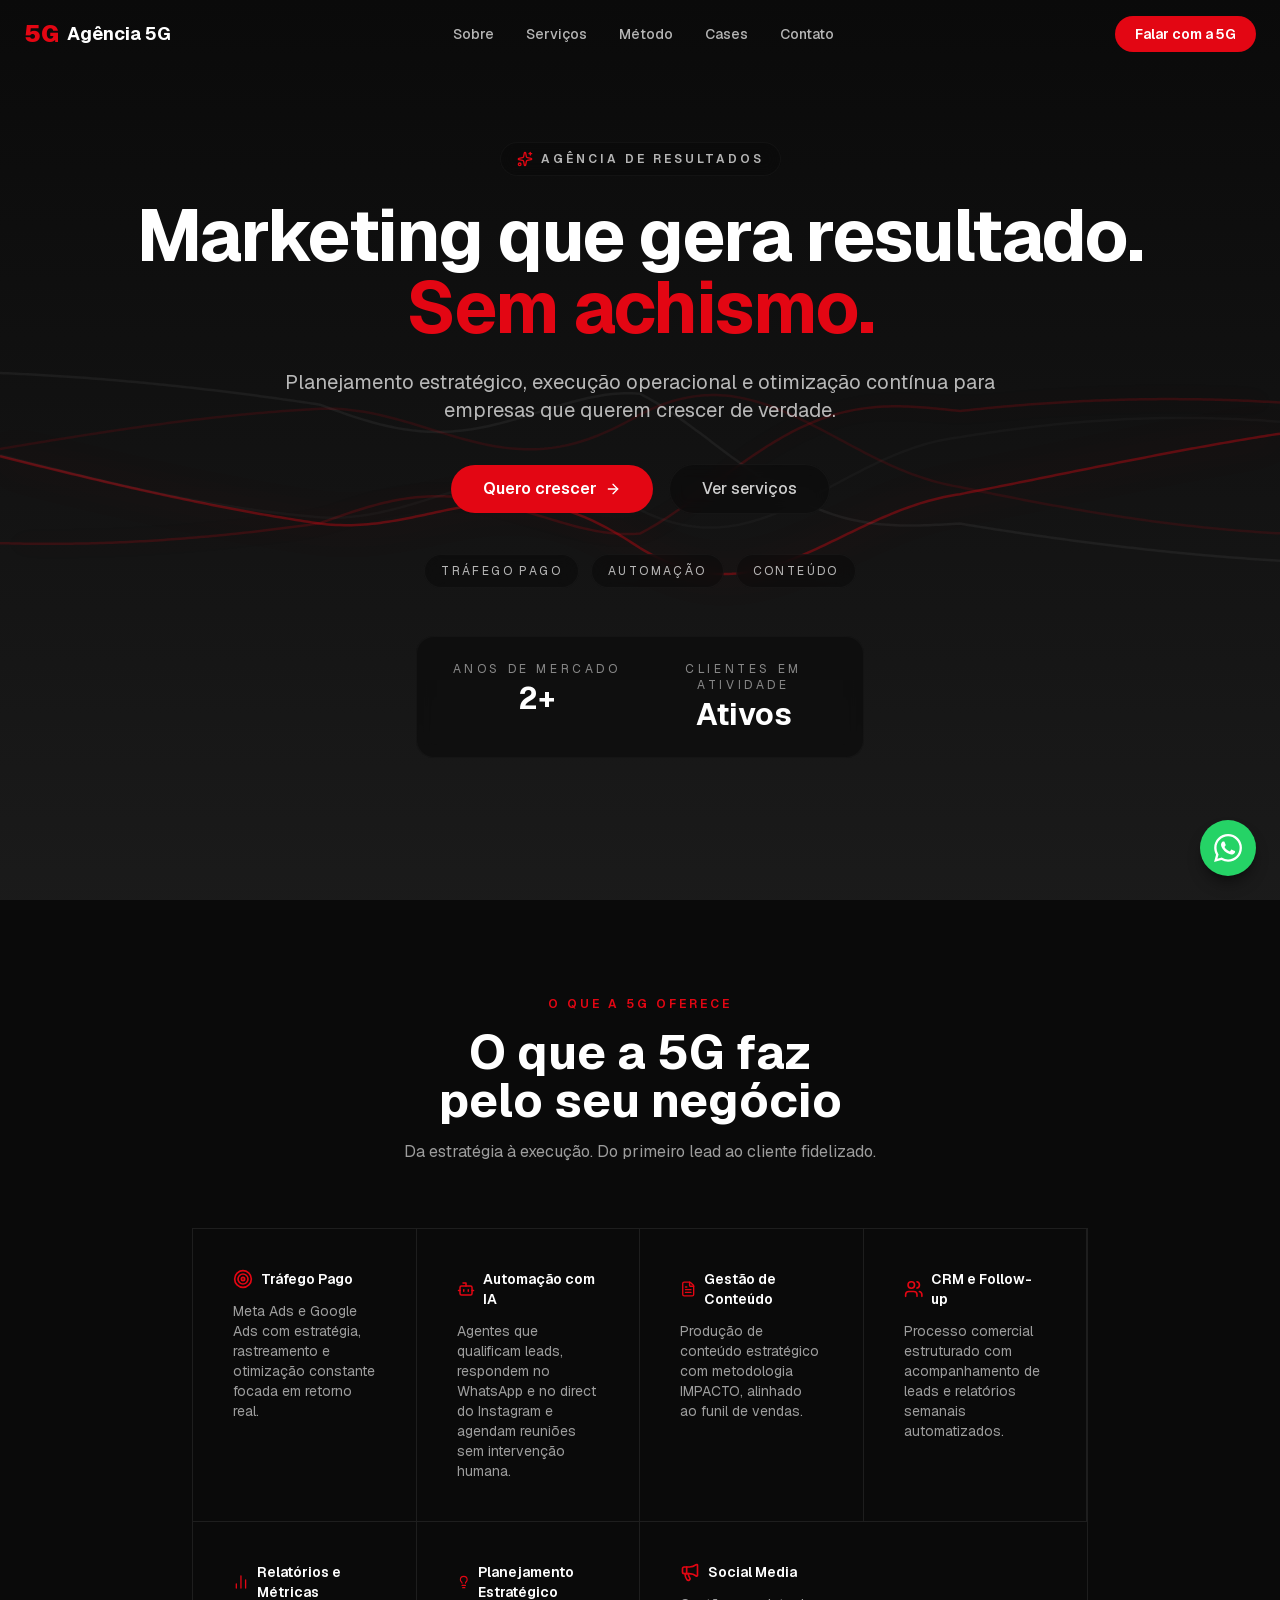
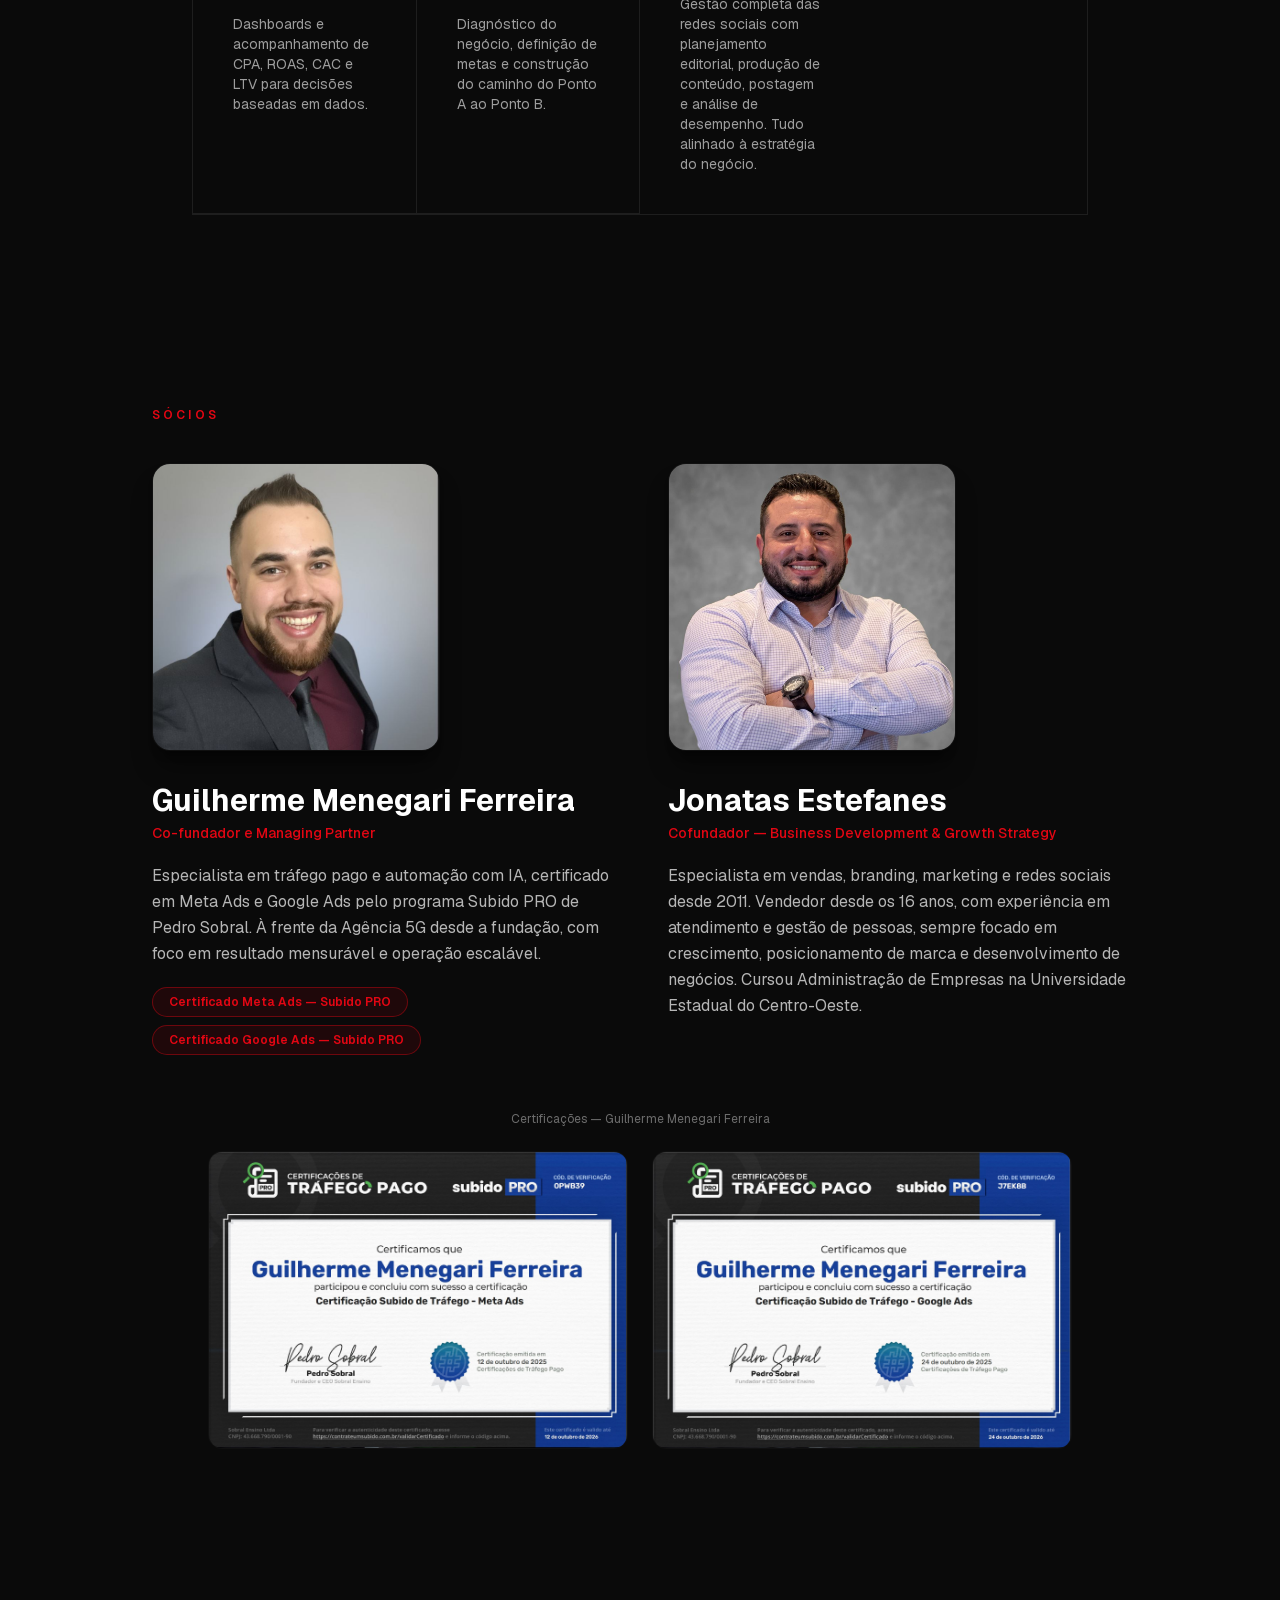
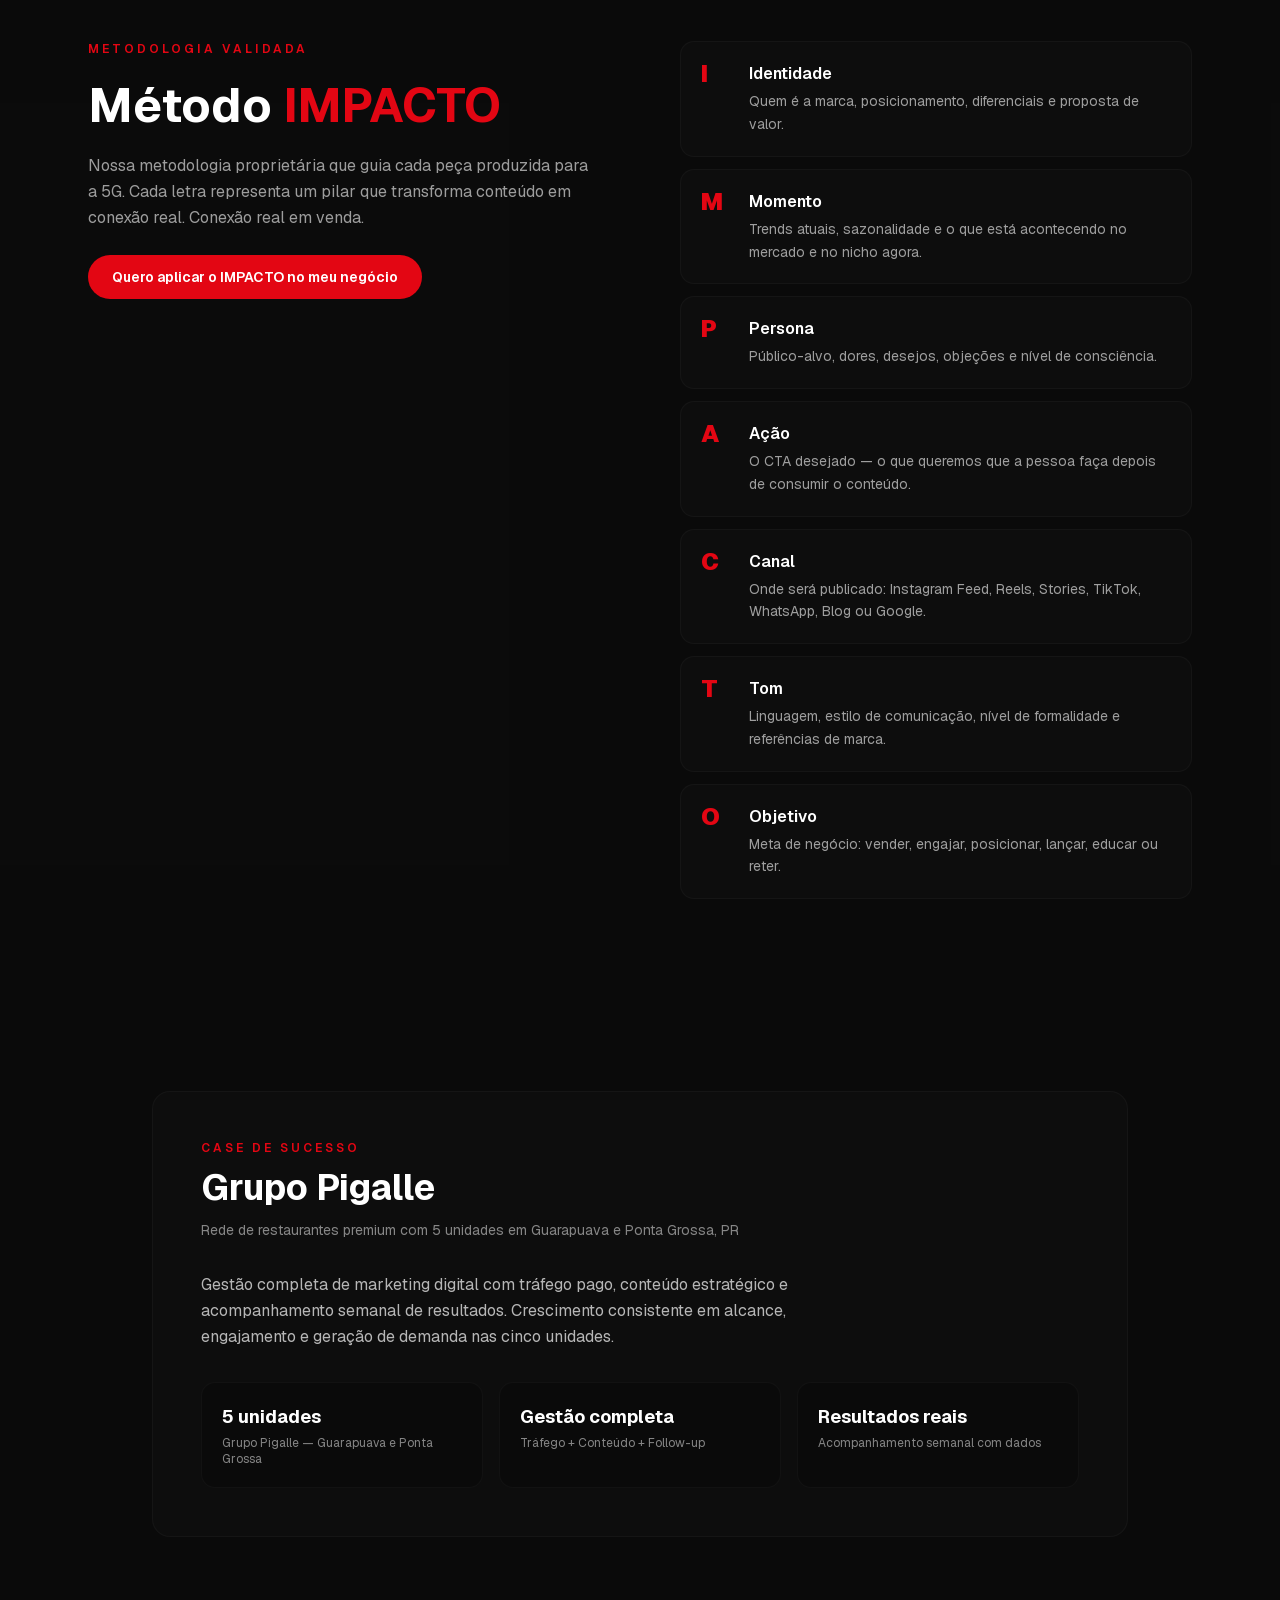
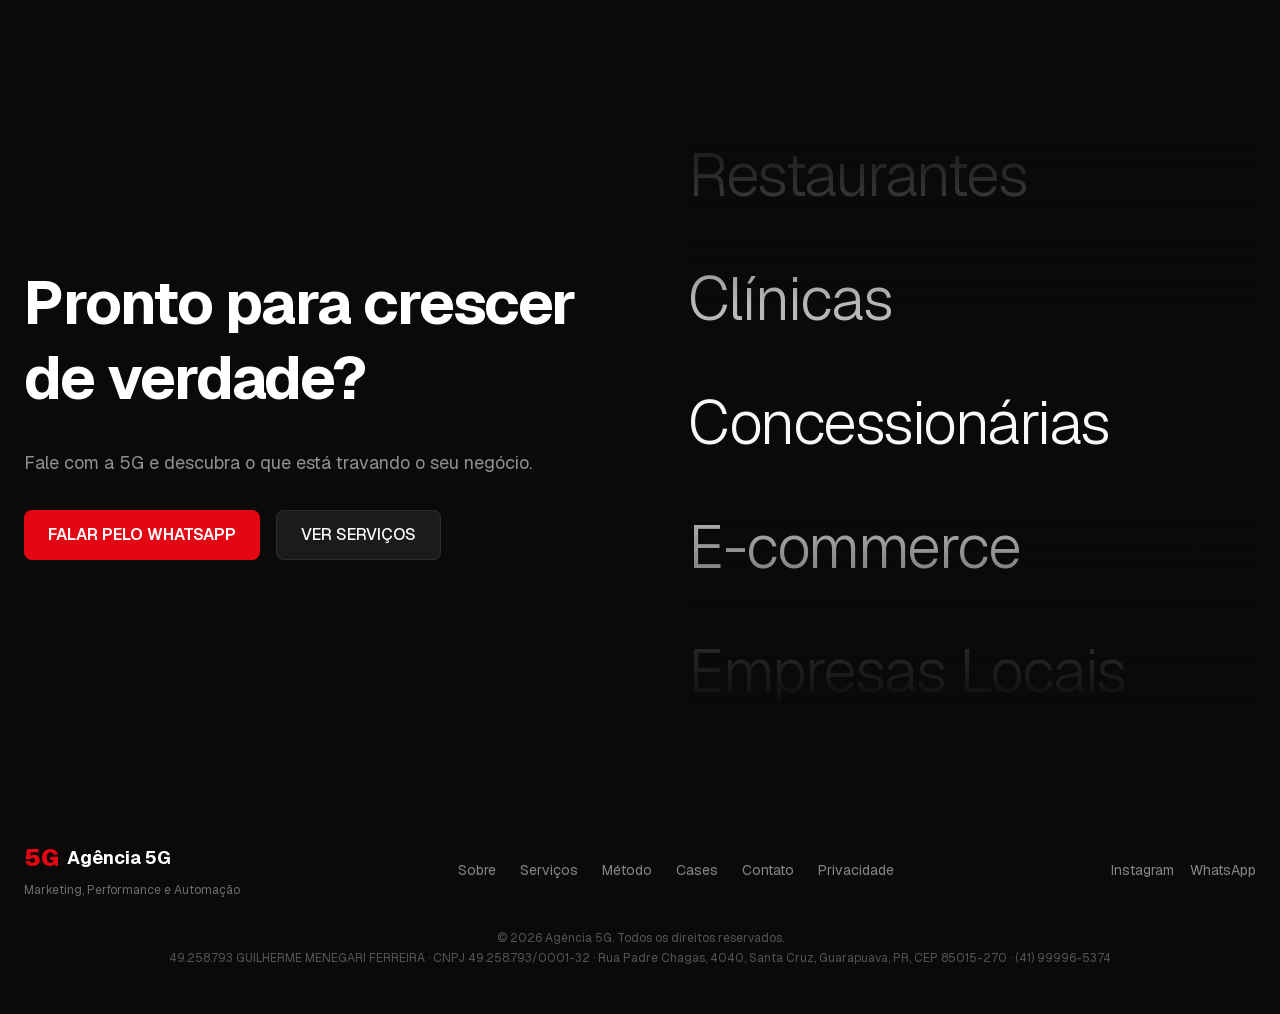
<file: index.html>
<!DOCTYPE html><html lang="pt-BR" class="geist_a71539c9-module__T19VSG__variable geist_mono_8d43a2aa-module__8Li5zG__variable h-full antialiased dark"><head><meta charSet="utf-8"/><meta name="viewport" content="width=device-width, initial-scale=1"/><link rel="preload" href="/_next/static/media/797e433ab948586e-s.p.08e28id.o-okb.woff2" as="font" crossorigin="" type="font/woff2"/><link rel="preload" href="/_next/static/media/caa3a2e1cccd8315-s.p.09~u27dqhyhd6.woff2" as="font" crossorigin="" type="font/woff2"/><link rel="stylesheet" href="/_next/static/chunks/0fwpzswxf58cv.css" data-precedence="next"/><link rel="preload" as="script" fetchPriority="low" href="/_next/static/chunks/0.pxtsz3clhp2.js"/><script src="/_next/static/chunks/0k09jemg-3gvp.js" async=""></script><script src="/_next/static/chunks/05jc.w5yqifnx.js" async=""></script><script src="/_next/static/chunks/0u6hh0303kwwu.js" async=""></script><script src="/_next/static/chunks/turbopack-0_7dmvxtynj-6.js" async=""></script><script src="/_next/static/chunks/00_laii5b2n1~.js" async=""></script><script src="/_next/static/chunks/0ilxxxtcjv_a6.js" async=""></script><script src="/_next/static/chunks/0yqmj_4w-136c.js" async=""></script><script src="/_next/static/chunks/0y_fr3bjkwwyz.js" async=""></script><meta name="next-size-adjust" content=""/><title>Agência 5G — Marketing, Performance e Automação</title><meta name="description" content="Planejamento estratégico, execução operacional e otimização contínua para empresas que querem crescer de verdade."/><link rel="icon" href="/favicon.ico?favicon.0x3dzn~oxb6tn.ico" sizes="256x256" type="image/x-icon"/><script src="/_next/static/chunks/03~yq9q893hmn.js" noModule=""></script></head><body class="min-h-full flex flex-col"><div hidden=""><!--$--><!--/$--></div><header class="fixed top-0 left-0 right-0 z-50 transition-all duration-300 bg-transparent"><nav class="mx-auto flex max-w-7xl items-center justify-between px-6 py-4"><a href="#inicio" class="flex items-center gap-2 font-bold text-lg"><span class="text-primary text-2xl font-black">5G</span><span class="text-foreground hidden sm:inline">Agência 5G</span></a><ul class="hidden md:flex items-center gap-8 text-sm font-medium text-foreground/70"><li><a href="#sobre" class="hover:text-foreground transition-colors">Sobre</a></li><li><a href="#servicos" class="hover:text-foreground transition-colors">Serviços</a></li><li><a href="#metodo" class="hover:text-foreground transition-colors">Método</a></li><li><a href="#cases" class="hover:text-foreground transition-colors">Cases</a></li><li><a href="#contato" class="hover:text-foreground transition-colors">Contato</a></li></ul><a href="https://wa.me/5541999965374" target="_blank" rel="noopener noreferrer" class="hidden md:inline-flex items-center rounded-full bg-primary px-5 py-2 text-sm font-semibold text-primary-foreground hover:bg-primary/90 transition-colors">Falar com a 5G</a><button class="md:hidden text-foreground/80 hover:text-foreground" aria-label="Menu"><svg xmlns="http://www.w3.org/2000/svg" width="24" height="24" viewBox="0 0 24 24" fill="none" stroke="currentColor" stroke-width="2" stroke-linecap="round" stroke-linejoin="round" class="lucide lucide-menu" aria-hidden="true"><path d="M4 5h16"></path><path d="M4 12h16"></path><path d="M4 19h16"></path></svg></button></nav></header><main><section id="inicio" class="relative isolate flex min-h-screen w-full items-center justify-center overflow-hidden bg-background"><canvas class="absolute inset-0 h-full w-full" aria-hidden="true"></canvas><div class="absolute inset-0 -z-10 pointer-events-none"><div class="absolute left-1/2 top-0 h-[520px] w-[520px] -translate-x-1/2 rounded-full bg-primary/10 blur-[140px]"></div><div class="absolute bottom-0 right-0 h-[360px] w-[360px] rounded-full bg-primary/5 blur-[120px]"></div></div><div class="relative z-10 mx-auto flex w-full max-w-6xl flex-col items-center px-6 py-24 text-center md:px-8 lg:px-12"><div class="w-full" style="opacity:0;transform:translateY(24px)"><div class="mb-6 inline-flex items-center gap-2 rounded-full border border-border/40 bg-background/60 px-4 py-2 text-xs font-semibold uppercase tracking-[0.25em] text-foreground/70 backdrop-blur" style="opacity:0;transform:translateY(24px)"><svg xmlns="http://www.w3.org/2000/svg" width="24" height="24" viewBox="0 0 24 24" fill="none" stroke="currentColor" stroke-width="2" stroke-linecap="round" stroke-linejoin="round" class="lucide lucide-sparkles h-4 w-4 text-primary" aria-hidden="true"><path d="M11.017 2.814a1 1 0 0 1 1.966 0l1.051 5.558a2 2 0 0 0 1.594 1.594l5.558 1.051a1 1 0 0 1 0 1.966l-5.558 1.051a2 2 0 0 0-1.594 1.594l-1.051 5.558a1 1 0 0 1-1.966 0l-1.051-5.558a2 2 0 0 0-1.594-1.594l-5.558-1.051a1 1 0 0 1 0-1.966l5.558-1.051a2 2 0 0 0 1.594-1.594z"></path><path d="M20 2v4"></path><path d="M22 4h-4"></path><circle cx="4" cy="20" r="2"></circle></svg>Agência de resultados</div><h1 class="mb-6 text-4xl font-bold tracking-tight text-foreground md:text-6xl lg:text-7xl" style="opacity:0;transform:translateY(24px)">Marketing que gera resultado.<!-- --> <span class="text-primary">Sem achismo.</span></h1><p class="mx-auto mb-10 max-w-3xl text-lg text-foreground/70 md:text-xl" style="opacity:0;transform:translateY(24px)">Planejamento estratégico, execução operacional e otimização contínua para empresas que querem crescer de verdade.</p><div class="mb-10 flex flex-col items-center justify-center gap-4 sm:flex-row" style="opacity:0;transform:translateY(24px)"><a href="https://wa.me/5541999965374" target="_blank" rel="noopener noreferrer" class="group inline-flex items-center gap-2 rounded-full bg-primary px-8 py-3 text-base font-semibold text-primary-foreground transition-all hover:bg-primary/90">Quero crescer<svg xmlns="http://www.w3.org/2000/svg" width="24" height="24" viewBox="0 0 24 24" fill="none" stroke="currentColor" stroke-width="2" stroke-linecap="round" stroke-linejoin="round" class="lucide lucide-arrow-right h-4 w-4 transition-transform group-hover:translate-x-1" aria-hidden="true"><path d="M5 12h14"></path><path d="m12 5 7 7-7 7"></path></svg></a><a href="#servicos" class="inline-flex items-center rounded-full border border-border/40 bg-background/60 px-8 py-3 text-base font-medium text-foreground/80 backdrop-blur transition-all hover:border-border/60 hover:bg-background/70">Ver serviços</a></div><ul class="mb-12 flex flex-wrap items-center justify-center gap-3 text-xs uppercase tracking-[0.2em] text-foreground/70" style="opacity:0;transform:translateY(24px)"><li class="rounded-full border border-border/40 bg-background/60 px-4 py-2 backdrop-blur">Tráfego Pago</li><li class="rounded-full border border-border/40 bg-background/60 px-4 py-2 backdrop-blur">Automação</li><li class="rounded-full border border-border/40 bg-background/60 px-4 py-2 backdrop-blur">Conteúdo</li></ul><div class="mx-auto grid max-w-md gap-4 rounded-2xl border border-border/30 bg-background/60 p-6 backdrop-blur-sm sm:grid-cols-2" style="opacity:0;transform:scale(0.95)"><div class="space-y-1" style="opacity:0;transform:translateY(24px)"><div class="text-xs uppercase tracking-[0.3em] text-foreground/50">Anos de mercado</div><div class="text-3xl font-bold text-foreground">2+</div></div><div class="space-y-1" style="opacity:0;transform:translateY(24px)"><div class="text-xs uppercase tracking-[0.3em] text-foreground/50">Clientes em atividade</div><div class="text-3xl font-bold text-foreground">Ativos</div></div></div></div></div></section><section id="servicos" class="py-16 md:py-24"><div class="mx-auto max-w-5xl space-y-12 px-6 md:space-y-16"><div class="relative z-10 mx-auto max-w-xl space-y-4 text-center"><p class="text-xs font-semibold uppercase tracking-[0.25em] text-primary">O que a 5G oferece</p><h2 class="text-balance text-4xl font-bold lg:text-5xl">O que a 5G faz pelo seu negócio</h2><p class="text-foreground/60">Da estratégia à execução. Do primeiro lead ao cliente fidelizado.</p></div><div class="relative mx-auto grid max-w-2xl lg:max-w-4xl divide-x divide-y divide-border border border-border sm:grid-cols-2 lg:grid-cols-4"><div class="space-y-3 p-10"><div class="flex items-center gap-2"><svg xmlns="http://www.w3.org/2000/svg" width="24" height="24" viewBox="0 0 24 24" fill="none" stroke="currentColor" stroke-width="2" stroke-linecap="round" stroke-linejoin="round" class="lucide lucide-target size-5 text-primary" aria-hidden="true"><circle cx="12" cy="12" r="10"></circle><circle cx="12" cy="12" r="6"></circle><circle cx="12" cy="12" r="2"></circle></svg><h3 class="text-sm font-semibold">Tráfego Pago</h3></div><p class="text-sm text-foreground/60">Meta Ads e Google Ads com estratégia, rastreamento e otimização constante focada em retorno real.</p></div><div class="space-y-3 p-10"><div class="flex items-center gap-2"><svg xmlns="http://www.w3.org/2000/svg" width="24" height="24" viewBox="0 0 24 24" fill="none" stroke="currentColor" stroke-width="2" stroke-linecap="round" stroke-linejoin="round" class="lucide lucide-bot size-5 text-primary" aria-hidden="true"><path d="M12 8V4H8"></path><rect width="16" height="12" x="4" y="8" rx="2"></rect><path d="M2 14h2"></path><path d="M20 14h2"></path><path d="M15 13v2"></path><path d="M9 13v2"></path></svg><h3 class="text-sm font-semibold">Automação com IA</h3></div><p class="text-sm text-foreground/60">Agentes que qualificam leads, respondem no WhatsApp e no direct do Instagram e agendam reuniões sem intervenção humana.</p></div><div class="space-y-3 p-10"><div class="flex items-center gap-2"><svg xmlns="http://www.w3.org/2000/svg" width="24" height="24" viewBox="0 0 24 24" fill="none" stroke="currentColor" stroke-width="2" stroke-linecap="round" stroke-linejoin="round" class="lucide lucide-file-text size-5 text-primary" aria-hidden="true"><path d="M6 22a2 2 0 0 1-2-2V4a2 2 0 0 1 2-2h8a2.4 2.4 0 0 1 1.704.706l3.588 3.588A2.4 2.4 0 0 1 20 8v12a2 2 0 0 1-2 2z"></path><path d="M14 2v5a1 1 0 0 0 1 1h5"></path><path d="M10 9H8"></path><path d="M16 13H8"></path><path d="M16 17H8"></path></svg><h3 class="text-sm font-semibold">Gestão de Conteúdo</h3></div><p class="text-sm text-foreground/60">Produção de conteúdo estratégico com metodologia IMPACTO, alinhado ao funil de vendas.</p></div><div class="space-y-3 p-10"><div class="flex items-center gap-2"><svg xmlns="http://www.w3.org/2000/svg" width="24" height="24" viewBox="0 0 24 24" fill="none" stroke="currentColor" stroke-width="2" stroke-linecap="round" stroke-linejoin="round" class="lucide lucide-users size-5 text-primary" aria-hidden="true"><path d="M16 21v-2a4 4 0 0 0-4-4H6a4 4 0 0 0-4 4v2"></path><path d="M16 3.128a4 4 0 0 1 0 7.744"></path><path d="M22 21v-2a4 4 0 0 0-3-3.87"></path><circle cx="9" cy="7" r="4"></circle></svg><h3 class="text-sm font-semibold">CRM e Follow-up</h3></div><p class="text-sm text-foreground/60">Processo comercial estruturado com acompanhamento de leads e relatórios semanais automatizados.</p></div><div class="space-y-3 p-10"><div class="flex items-center gap-2"><svg xmlns="http://www.w3.org/2000/svg" width="24" height="24" viewBox="0 0 24 24" fill="none" stroke="currentColor" stroke-width="2" stroke-linecap="round" stroke-linejoin="round" class="lucide lucide-chart-no-axes-column size-5 text-primary" aria-hidden="true"><path d="M5 21v-6"></path><path d="M12 21V3"></path><path d="M19 21V9"></path></svg><h3 class="text-sm font-semibold">Relatórios e Métricas</h3></div><p class="text-sm text-foreground/60">Dashboards e acompanhamento de CPA, ROAS, CAC e LTV para decisões baseadas em dados.</p></div><div class="space-y-3 p-10"><div class="flex items-center gap-2"><svg xmlns="http://www.w3.org/2000/svg" width="24" height="24" viewBox="0 0 24 24" fill="none" stroke="currentColor" stroke-width="2" stroke-linecap="round" stroke-linejoin="round" class="lucide lucide-lightbulb size-5 text-primary" aria-hidden="true"><path d="M15 14c.2-1 .7-1.7 1.5-2.5 1-.9 1.5-2.2 1.5-3.5A6 6 0 0 0 6 8c0 1 .2 2.2 1.5 3.5.7.7 1.3 1.5 1.5 2.5"></path><path d="M9 18h6"></path><path d="M10 22h4"></path></svg><h3 class="text-sm font-semibold">Planejamento Estratégico</h3></div><p class="text-sm text-foreground/60">Diagnóstico do negócio, definição de metas e construção do caminho do Ponto A ao Ponto B.</p></div><div class="space-y-3 p-10"><div class="flex items-center gap-2"><svg xmlns="http://www.w3.org/2000/svg" width="24" height="24" viewBox="0 0 24 24" fill="none" stroke="currentColor" stroke-width="2" stroke-linecap="round" stroke-linejoin="round" class="lucide lucide-megaphone size-5 text-primary" aria-hidden="true"><path d="M11 6a13 13 0 0 0 8.4-2.8A1 1 0 0 1 21 4v12a1 1 0 0 1-1.6.8A13 13 0 0 0 11 14H5a2 2 0 0 1-2-2V8a2 2 0 0 1 2-2z"></path><path d="M6 14a12 12 0 0 0 2.4 7.2 2 2 0 0 0 3.2-2.4A8 8 0 0 1 10 14"></path><path d="M8 6v8"></path></svg><h3 class="text-sm font-semibold">Social Media</h3></div><p class="text-sm text-foreground/60">Gestão completa das redes sociais com planejamento editorial, produção de conteúdo, postagem e análise de desempenho. Tudo alinhado à estratégia do negócio.</p></div></div></div></section><section id="sobre" class="py-16 md:py-24 bg-background"><div class="mx-auto max-w-5xl px-6"><p class="mb-10 text-xs font-semibold uppercase tracking-[0.25em] text-primary text-center md:text-left">Sócios</p><div class="grid grid-cols-1 gap-14 md:grid-cols-2"><div class="flex flex-col items-center gap-8 md:items-start"><div class="shrink-0"><div class="relative h-64 w-64 overflow-hidden rounded-2xl border border-border/30 shadow-xl shadow-black/40 md:h-72 md:w-72"><img alt="Guilherme Menegari Ferreira" loading="lazy" decoding="async" data-nimg="fill" class="object-cover object-top" style="position:absolute;height:100%;width:100%;left:0;top:0;right:0;bottom:0;color:transparent" src="/fotoguilherme.jpg"/></div></div><div class="flex flex-col gap-5 text-center md:text-left"><div><h2 class="text-2xl font-bold md:text-3xl">Guilherme Menegari Ferreira</h2><p class="mt-1 text-sm font-medium text-primary">Co-fundador e Managing Partner</p></div><p class="text-foreground/70 leading-relaxed">Especialista em tráfego pago e automação com IA, certificado em Meta Ads e Google Ads pelo programa Subido PRO de Pedro Sobral. À frente da Agência 5G desde a fundação, com foco em resultado mensurável e operação escalável.</p><div class="flex flex-wrap justify-center gap-2 md:justify-start"><span class="rounded-full border border-primary/40 bg-primary/10 px-4 py-1.5 text-xs font-semibold text-primary">Certificado Meta Ads — Subido PRO</span><span class="rounded-full border border-primary/40 bg-primary/10 px-4 py-1.5 text-xs font-semibold text-primary">Certificado Google Ads — Subido PRO</span></div></div></div><div class="flex flex-col items-center gap-8 md:items-start"><div class="shrink-0"><div class="relative h-64 w-64 overflow-hidden rounded-2xl border border-border/30 shadow-xl shadow-black/40 md:h-72 md:w-72"><img alt="Jonatas Estefanes" loading="lazy" decoding="async" data-nimg="fill" class="object-cover object-top" style="position:absolute;height:100%;width:100%;left:0;top:0;right:0;bottom:0;color:transparent" src="/fotojonatas.jpg"/></div></div><div class="flex flex-col gap-5 text-center md:text-left"><div><h2 class="text-2xl font-bold md:text-3xl">Jonatas Estefanes</h2><p class="mt-1 text-sm font-medium text-primary">Cofundador — Business Development &amp; Growth Strategy</p></div><p class="text-foreground/70 leading-relaxed">Especialista em vendas, branding, marketing e redes sociais desde 2011. Vendedor desde os 16 anos, com experiência em atendimento e gestão de pessoas, sempre focado em crescimento, posicionamento de marca e desenvolvimento de negócios. Cursou Administração de Empresas na Universidade Estadual do Centro-Oeste.</p></div></div></div><div class="mt-14"><p class="mb-6 text-xs text-foreground/40 text-center">Certificações — Guilherme Menegari Ferreira</p><div class="flex flex-wrap justify-center gap-6"><div class="w-full max-w-[420px] overflow-hidden rounded-xl border border-border/30"><img alt="Certificado Meta Ads - Subido PRO" loading="lazy" width="500" height="354" decoding="async" data-nimg="1" class="w-full h-auto" style="color:transparent" src="/certificado-meta.jpg"/></div><div class="w-full max-w-[420px] overflow-hidden rounded-xl border border-border/30"><img alt="Certificado Google Ads - Subido PRO" loading="lazy" width="500" height="354" decoding="async" data-nimg="1" class="w-full h-auto" style="color:transparent" src="/certificado-google.jpg"/></div></div></div></div></section><section id="metodo" class="py-16 md:py-24 bg-card/30"><div class="mx-auto max-w-6xl px-6"><div class="grid lg:grid-cols-2 gap-12 lg:gap-20 items-start"><div class="space-y-6 lg:sticky lg:top-28"><p class="text-xs font-semibold uppercase tracking-[0.25em] text-primary">Metodologia validada</p><h2 class="text-4xl font-bold lg:text-5xl">Método <span class="text-primary">IMPACTO</span></h2><p class="text-foreground/60 leading-relaxed">Nossa metodologia proprietária que guia cada peça produzida para a 5G. Cada letra representa um pilar que transforma conteúdo em conexão real. Conexão real em venda.</p><a href="https://wa.me/5541999965374" target="_blank" rel="noopener noreferrer" class="inline-flex rounded-full bg-primary px-6 py-3 text-sm font-semibold text-primary-foreground hover:bg-primary/90 transition-colors">Quero aplicar o IMPACTO no meu negócio</a></div><div class="flex flex-col gap-3"><div class="flex items-start gap-4 rounded-xl border border-border/40 bg-card p-5 hover:border-primary/30 transition-colors"><span class="text-2xl font-black text-primary leading-none w-8 shrink-0">I</span><div><h4 class="font-semibold mb-1">Identidade</h4><p class="text-sm text-foreground/60 leading-relaxed">Quem é a marca, posicionamento, diferenciais e proposta de valor.</p></div></div><div class="flex items-start gap-4 rounded-xl border border-border/40 bg-card p-5 hover:border-primary/30 transition-colors"><span class="text-2xl font-black text-primary leading-none w-8 shrink-0">M</span><div><h4 class="font-semibold mb-1">Momento</h4><p class="text-sm text-foreground/60 leading-relaxed">Trends atuais, sazonalidade e o que está acontecendo no mercado e no nicho agora.</p></div></div><div class="flex items-start gap-4 rounded-xl border border-border/40 bg-card p-5 hover:border-primary/30 transition-colors"><span class="text-2xl font-black text-primary leading-none w-8 shrink-0">P</span><div><h4 class="font-semibold mb-1">Persona</h4><p class="text-sm text-foreground/60 leading-relaxed">Público-alvo, dores, desejos, objeções e nível de consciência.</p></div></div><div class="flex items-start gap-4 rounded-xl border border-border/40 bg-card p-5 hover:border-primary/30 transition-colors"><span class="text-2xl font-black text-primary leading-none w-8 shrink-0">A</span><div><h4 class="font-semibold mb-1">Ação</h4><p class="text-sm text-foreground/60 leading-relaxed">O CTA desejado — o que queremos que a pessoa faça depois de consumir o conteúdo.</p></div></div><div class="flex items-start gap-4 rounded-xl border border-border/40 bg-card p-5 hover:border-primary/30 transition-colors"><span class="text-2xl font-black text-primary leading-none w-8 shrink-0">C</span><div><h4 class="font-semibold mb-1">Canal</h4><p class="text-sm text-foreground/60 leading-relaxed">Onde será publicado: Instagram Feed, Reels, Stories, TikTok, WhatsApp, Blog ou Google.</p></div></div><div class="flex items-start gap-4 rounded-xl border border-border/40 bg-card p-5 hover:border-primary/30 transition-colors"><span class="text-2xl font-black text-primary leading-none w-8 shrink-0">T</span><div><h4 class="font-semibold mb-1">Tom</h4><p class="text-sm text-foreground/60 leading-relaxed">Linguagem, estilo de comunicação, nível de formalidade e referências de marca.</p></div></div><div class="flex items-start gap-4 rounded-xl border border-border/40 bg-card p-5 hover:border-primary/30 transition-colors"><span class="text-2xl font-black text-primary leading-none w-8 shrink-0">O</span><div><h4 class="font-semibold mb-1">Objetivo</h4><p class="text-sm text-foreground/60 leading-relaxed">Meta de negócio: vender, engajar, posicionar, lançar, educar ou reter.</p></div></div></div></div></div></section><section id="cases" class="py-16 md:py-24"><div class="mx-auto max-w-5xl px-6"><div class="rounded-2xl border border-border/40 bg-card p-8 md:p-12 space-y-8"><div class="space-y-3"><p class="text-xs font-semibold uppercase tracking-[0.25em] text-primary">Case de sucesso</p><h2 class="text-3xl font-bold md:text-4xl">Grupo Pigalle</h2><p class="text-foreground/50 text-sm">Rede de restaurantes premium com 5 unidades em Guarapuava e Ponta Grossa, PR</p></div><p class="text-foreground/70 leading-relaxed max-w-2xl">Gestão completa de marketing digital com tráfego pago, conteúdo estratégico e acompanhamento semanal de resultados. Crescimento consistente em alcance, engajamento e geração de demanda nas cinco unidades.</p><div class="grid sm:grid-cols-3 gap-4"><div class="rounded-xl border border-border/40 bg-background p-5 space-y-1"><div class="font-bold text-lg text-foreground">5 unidades</div><div class="text-xs text-foreground/50">Grupo Pigalle — Guarapuava e Ponta Grossa</div></div><div class="rounded-xl border border-border/40 bg-background p-5 space-y-1"><div class="font-bold text-lg text-foreground">Gestão completa</div><div class="text-xs text-foreground/50">Tráfego + Conteúdo + Follow-up</div></div><div class="rounded-xl border border-border/40 bg-background p-5 space-y-1"><div class="font-bold text-lg text-foreground">Resultados reais</div><div class="text-xs text-foreground/50">Acompanhamento semanal com dados</div></div></div></div></div></section><section id="contato" class="bg-background text-foreground overflow-hidden"><div class="w-full max-w-7xl mx-auto px-6 py-20 animate-fade-in-up"><div class="grid grid-cols-1 lg:grid-cols-2 gap-12 lg:gap-24 items-center"><div class="space-y-8 max-w-xl"><h2 class="text-5xl md:text-6xl font-bold leading-tight tracking-tight animate-fade-in-up [animation-delay:200ms]">Pronto para crescer de verdade?</h2><p class="text-lg text-muted-foreground leading-relaxed animate-fade-in-up [animation-delay:400ms]">Fale com a 5G e descubra o que está travando o seu negócio.</p><div class="flex flex-wrap gap-4 animate-fade-in-up [animation-delay:600ms]"><a href="https://wa.me/5541999965374" target="_blank" rel="noopener noreferrer" class="group relative inline-flex items-center px-6 py-3 bg-primary text-primary-foreground rounded-md font-semibold overflow-hidden transition-all duration-300 hover:scale-105 hover:shadow-lg hover:shadow-primary/30"><span class="relative z-10">FALAR PELO WHATSAPP</span><div class="absolute inset-0 bg-gradient-to-r from-transparent via-white/20 to-transparent translate-x-[-200%] group-hover:translate-x-[200%] transition-transform duration-700"></div></a><a href="#servicos" class="group relative inline-flex items-center px-6 py-3 bg-secondary text-secondary-foreground rounded-md font-medium overflow-hidden transition-all duration-300 hover:scale-105 border border-border"><span class="relative z-10">VER SERVIÇOS</span><div class="absolute inset-0 bg-gradient-to-r from-transparent via-foreground/10 to-transparent translate-x-[-200%] group-hover:translate-x-[200%] transition-transform duration-700"></div></a></div></div><div class="relative h-[500px] lg:h-[600px] flex items-center justify-center animate-fade-in-up [animation-delay:400ms]"><div class="relative w-full h-full"><div class="group flex flex-col overflow-hidden h-full" style="--duration:20s"><div class="flex shrink-0 flex-col animate-marquee-vertical"><div class="text-4xl md:text-5xl lg:text-6xl font-light tracking-tight py-8 marquee-item">Restaurantes</div><div class="text-4xl md:text-5xl lg:text-6xl font-light tracking-tight py-8 marquee-item">Clínicas</div><div class="text-4xl md:text-5xl lg:text-6xl font-light tracking-tight py-8 marquee-item">Concessionárias</div><div class="text-4xl md:text-5xl lg:text-6xl font-light tracking-tight py-8 marquee-item">E-commerce</div><div class="text-4xl md:text-5xl lg:text-6xl font-light tracking-tight py-8 marquee-item">Empresas Locais</div><div class="text-4xl md:text-5xl lg:text-6xl font-light tracking-tight py-8 marquee-item">Imobiliárias</div></div><div class="flex shrink-0 flex-col animate-marquee-vertical" aria-hidden="true"><div class="text-4xl md:text-5xl lg:text-6xl font-light tracking-tight py-8 marquee-item">Restaurantes</div><div class="text-4xl md:text-5xl lg:text-6xl font-light tracking-tight py-8 marquee-item">Clínicas</div><div class="text-4xl md:text-5xl lg:text-6xl font-light tracking-tight py-8 marquee-item">Concessionárias</div><div class="text-4xl md:text-5xl lg:text-6xl font-light tracking-tight py-8 marquee-item">E-commerce</div><div class="text-4xl md:text-5xl lg:text-6xl font-light tracking-tight py-8 marquee-item">Empresas Locais</div><div class="text-4xl md:text-5xl lg:text-6xl font-light tracking-tight py-8 marquee-item">Imobiliárias</div></div></div><div class="pointer-events-none absolute top-0 left-0 right-0 h-48 bg-gradient-to-b from-background to-transparent z-10"></div><div class="pointer-events-none absolute bottom-0 left-0 right-0 h-48 bg-gradient-to-t from-background to-transparent z-10"></div></div></div></div></div></section></main><footer class="border-t border-border/30 bg-background py-12"><div class="mx-auto max-w-7xl px-6"><div class="flex flex-col items-center gap-8 md:flex-row md:justify-between"><div class="flex flex-col items-center gap-2 md:items-start"><div class="flex items-center gap-2 font-bold text-lg"><span class="text-primary text-2xl font-black">5G</span><span>Agência 5G</span></div><p class="text-xs text-foreground/40 text-center md:text-left max-w-xs">Marketing, Performance e Automação</p></div><ul class="flex flex-wrap justify-center gap-6 text-sm text-foreground/50"><li><a href="#sobre" class="hover:text-foreground transition-colors">Sobre</a></li><li><a href="#servicos" class="hover:text-foreground transition-colors">Serviços</a></li><li><a href="#metodo" class="hover:text-foreground transition-colors">Método</a></li><li><a href="#cases" class="hover:text-foreground transition-colors">Cases</a></li><li><a href="#contato" class="hover:text-foreground transition-colors">Contato</a></li><li><a href="/privacidade" class="hover:text-foreground transition-colors">Privacidade</a></li></ul><div class="flex items-center gap-4"><a href="https://www.instagram.com/mkt5g/" target="_blank" rel="noopener noreferrer" class="text-sm text-foreground/50 hover:text-foreground transition-colors">Instagram</a><a href="https://wa.me/5541999965374" target="_blank" rel="noopener noreferrer" class="text-sm text-foreground/50 hover:text-foreground transition-colors">WhatsApp</a></div></div><p class="mt-8 text-center text-xs text-foreground/30">© 2026 Agência 5G. Todos os direitos reservados.</p><p class="mt-1 text-center text-xs text-foreground/30">49.258.793 GUILHERME MENEGARI FERREIRA · CNPJ 49.258.793/0001-32 · Rua Padre Chagas, 4040, Santa Cruz, Guarapuava, PR, CEP 85015-270 · (41) 99996-5374</p></div></footer><a href="https://wa.me/5541999965374" target="_blank" rel="noopener noreferrer" aria-label="Falar pelo WhatsApp" class="fixed bottom-6 right-6 z-50 flex h-14 w-14 items-center justify-center rounded-full shadow-lg shadow-black/40 animate-pulse hover:animate-none hover:scale-110 transition-transform duration-200" style="background-color:#25D366"><svg xmlns="http://www.w3.org/2000/svg" viewBox="0 0 24 24" fill="white" class="h-7 w-7" aria-hidden="true"><path d="M17.472 14.382c-.297-.149-1.758-.867-2.03-.967-.273-.099-.471-.148-.67.15-.197.297-.767.966-.94 1.164-.173.199-.347.223-.644.075-.297-.15-1.255-.463-2.39-1.475-.883-.788-1.48-1.761-1.653-2.059-.173-.297-.018-.458.13-.606.134-.133.298-.347.446-.52.149-.174.198-.298.298-.497.099-.198.05-.371-.025-.52-.075-.149-.669-1.612-.916-2.207-.242-.579-.487-.5-.669-.51-.173-.008-.371-.01-.57-.01-.198 0-.52.074-.792.372-.272.297-1.04 1.016-1.04 2.479 0 1.462 1.065 2.875 1.213 3.074.149.198 2.096 3.2 5.077 4.487.709.306 1.262.489 1.694.625.712.227 1.36.195 1.871.118.571-.085 1.758-.719 2.006-1.413.248-.694.248-1.289.173-1.413-.074-.124-.272-.198-.57-.347m-5.421 7.403h-.004a9.87 9.87 0 01-5.031-1.378l-.361-.214-3.741.982.998-3.648-.235-.374a9.86 9.86 0 01-1.51-5.26c.001-5.45 4.436-9.884 9.888-9.884 2.64 0 5.122 1.03 6.988 2.898a9.825 9.825 0 012.893 6.994c-.003 5.45-4.437 9.884-9.885 9.884m8.413-18.297A11.815 11.815 0 0012.05 0C5.495 0 .16 5.335.157 11.892c0 2.096.547 4.142 1.588 5.945L.057 24l6.305-1.654a11.882 11.882 0 005.683 1.448h.005c6.554 0 11.89-5.335 11.893-11.893a11.821 11.821 0 00-3.48-8.413z"></path></svg></a><!--$--><!--/$--><script src="/_next/static/chunks/0.pxtsz3clhp2.js" id="_R_" async=""></script><script>(self.__next_f=self.__next_f||[]).push([0])</script><script>self.__next_f.push([1,"1:\"$Sreact.fragment\"\n2:I[26036,[\"/_next/static/chunks/00_laii5b2n1~.js\",\"/_next/static/chunks/0ilxxxtcjv_a6.js\"],\"default\"]\n3:I[547,[\"/_next/static/chunks/00_laii5b2n1~.js\",\"/_next/static/chunks/0ilxxxtcjv_a6.js\"],\"default\"]\n4:I[28567,[\"/_next/static/chunks/00_laii5b2n1~.js\",\"/_next/static/chunks/0ilxxxtcjv_a6.js\",\"/_next/static/chunks/0yqmj_4w-136c.js\",\"/_next/static/chunks/0y_fr3bjkwwyz.js\"],\"Navbar\"]\n5:I[48527,[\"/_next/static/chunks/00_laii5b2n1~.js\",\"/_next/static/chunks/0ilxxxtcjv_a6.js\",\"/_next/static/chunks/0yqmj_4w-136c.js\",\"/_next/static/chunks/0y_fr3bjkwwyz.js\"],\"GlowyWavesHero\"]\n6:I[75727,[\"/_next/static/chunks/00_laii5b2n1~.js\",\"/_next/static/chunks/0ilxxxtcjv_a6.js\",\"/_next/static/chunks/0yqmj_4w-136c.js\",\"/_next/static/chunks/0y_fr3bjkwwyz.js\"],\"default\"]\n18:I[28903,[\"/_next/static/chunks/00_laii5b2n1~.js\",\"/_next/static/chunks/0ilxxxtcjv_a6.js\"],\"default\",1]\n:HL[\"/_next/static/chunks/0fwpzswxf58cv.css\",\"style\"]\n:HL[\"/_next/static/media/797e433ab948586e-s.p.08e28id.o-okb.woff2\",\"font\",{\"crossOrigin\":\"\",\"type\":\"font/woff2\"}]\n:HL[\"/_next/static/media/caa3a2e1cccd8315-s.p.09~u27dqhyhd6.woff2\",\"font\",{\"crossOrigin\":\"\",\"type\":\"font/woff2\"}]\n"])</script><script>self.__next_f.push([1,"0:{\"P\":null,\"c\":[\"\",\"\"],\"q\":\"\",\"i\":false,\"f\":[[[\"\",{\"children\":[\"__PAGE__\",{}]},\"$undefined\",\"$undefined\",16],[[\"$\",\"$1\",\"c\",{\"children\":[[[\"$\",\"link\",\"0\",{\"rel\":\"stylesheet\",\"href\":\"/_next/static/chunks/0fwpzswxf58cv.css\",\"precedence\":\"next\",\"crossOrigin\":\"$undefined\",\"nonce\":\"$undefined\"}],[\"$\",\"script\",\"script-0\",{\"src\":\"/_next/static/chunks/00_laii5b2n1~.js\",\"async\":true,\"nonce\":\"$undefined\"}],[\"$\",\"script\",\"script-1\",{\"src\":\"/_next/static/chunks/0ilxxxtcjv_a6.js\",\"async\":true,\"nonce\":\"$undefined\"}]],[\"$\",\"html\",null,{\"lang\":\"pt-BR\",\"className\":\"geist_a71539c9-module__T19VSG__variable geist_mono_8d43a2aa-module__8Li5zG__variable h-full antialiased dark\",\"children\":[\"$\",\"body\",null,{\"className\":\"min-h-full flex flex-col\",\"children\":[\"$\",\"$L2\",null,{\"parallelRouterKey\":\"children\",\"error\":\"$undefined\",\"errorStyles\":\"$undefined\",\"errorScripts\":\"$undefined\",\"template\":[\"$\",\"$L3\",null,{}],\"templateStyles\":\"$undefined\",\"templateScripts\":\"$undefined\",\"notFound\":[[[\"$\",\"title\",null,{\"children\":\"404: This page could not be found.\"}],[\"$\",\"div\",null,{\"style\":{\"fontFamily\":\"system-ui,\\\"Segoe UI\\\",Roboto,Helvetica,Arial,sans-serif,\\\"Apple Color Emoji\\\",\\\"Segoe UI Emoji\\\"\",\"height\":\"100vh\",\"textAlign\":\"center\",\"display\":\"flex\",\"flexDirection\":\"column\",\"alignItems\":\"center\",\"justifyContent\":\"center\"},\"children\":[\"$\",\"div\",null,{\"children\":[[\"$\",\"style\",null,{\"dangerouslySetInnerHTML\":{\"__html\":\"body{color:#000;background:#fff;margin:0}.next-error-h1{border-right:1px solid rgba(0,0,0,.3)}@media (prefers-color-scheme:dark){body{color:#fff;background:#000}.next-error-h1{border-right:1px solid rgba(255,255,255,.3)}}\"}}],[\"$\",\"h1\",null,{\"className\":\"next-error-h1\",\"style\":{\"display\":\"inline-block\",\"margin\":\"0 20px 0 0\",\"padding\":\"0 23px 0 0\",\"fontSize\":24,\"fontWeight\":500,\"verticalAlign\":\"top\",\"lineHeight\":\"49px\"},\"children\":404}],[\"$\",\"div\",null,{\"style\":{\"display\":\"inline-block\"},\"children\":[\"$\",\"h2\",null,{\"style\":{\"fontSize\":14,\"fontWeight\":400,\"lineHeight\":\"49px\",\"margin\":0},\"children\":\"This page could not be found.\"}]}]]}]}]],[]],\"forbidden\":\"$undefined\",\"unauthorized\":\"$undefined\"}]}]}]]}],{\"children\":[[\"$\",\"$1\",\"c\",{\"children\":[[[\"$\",\"$L4\",null,{}],[\"$\",\"main\",null,{\"children\":[[\"$\",\"$L5\",null,{}],[\"$\",\"section\",null,{\"id\":\"servicos\",\"className\":\"py-16 md:py-24\",\"children\":[\"$\",\"div\",null,{\"className\":\"mx-auto max-w-5xl space-y-12 px-6 md:space-y-16\",\"children\":[[\"$\",\"div\",null,{\"className\":\"relative z-10 mx-auto max-w-xl space-y-4 text-center\",\"children\":[[\"$\",\"p\",null,{\"className\":\"text-xs font-semibold uppercase tracking-[0.25em] text-primary\",\"children\":\"O que a 5G oferece\"}],[\"$\",\"h2\",null,{\"className\":\"text-balance text-4xl font-bold lg:text-5xl\",\"children\":\"O que a 5G faz pelo seu negócio\"}],[\"$\",\"p\",null,{\"className\":\"text-foreground/60\",\"children\":\"Da estratégia à execução. Do primeiro lead ao cliente fidelizado.\"}]]}],[\"$\",\"div\",null,{\"className\":\"relative mx-auto grid max-w-2xl lg:max-w-4xl divide-x divide-y divide-border border border-border sm:grid-cols-2 lg:grid-cols-4\",\"children\":[[\"$\",\"div\",\"Tráfego Pago\",{\"className\":\"space-y-3 p-10\",\"children\":[[\"$\",\"div\",null,{\"className\":\"flex items-center gap-2\",\"children\":[[\"$\",\"$L6\",null,{\"ref\":\"$undefined\",\"iconNode\":[[\"circle\",{\"cx\":\"12\",\"cy\":\"12\",\"r\":\"10\",\"key\":\"1mglay\"}],[\"circle\",{\"cx\":\"12\",\"cy\":\"12\",\"r\":\"6\",\"key\":\"1vlfrh\"}],[\"circle\",{\"cx\":\"12\",\"cy\":\"12\",\"r\":\"2\",\"key\":\"1c9p78\"}]],\"className\":\"lucide-target size-5 text-primary\"}],[\"$\",\"h3\",null,{\"className\":\"text-sm font-semibold\",\"children\":\"Tráfego Pago\"}]]}],[\"$\",\"p\",null,{\"className\":\"text-sm text-foreground/60\",\"children\":\"Meta Ads e Google Ads com estratégia, rastreamento e otimização constante focada em retorno real.\"}]]}],[\"$\",\"div\",\"Automação com IA\",{\"className\":\"space-y-3 p-10\",\"children\":[[\"$\",\"div\",null,{\"className\":\"flex items-center gap-2\",\"children\":[[\"$\",\"$L6\",null,{\"ref\":\"$undefined\",\"iconNode\":[[\"path\",{\"d\":\"M12 8V4H8\",\"key\":\"hb8ula\"}],[\"rect\",{\"width\":\"16\",\"height\":\"12\",\"x\":\"4\",\"y\":\"8\",\"rx\":\"2\",\"key\":\"enze0r\"}],[\"path\",{\"d\":\"M2 14h2\",\"key\":\"vft8re\"}],[\"path\",{\"d\":\"M20 14h2\",\"key\":\"4cs60a\"}],[\"path\",{\"d\":\"M15 13v2\",\"key\":\"1xurst\"}],[\"path\",{\"d\":\"M9 13v2\",\"key\":\"rq6x2g\"}]],\"className\":\"lucide-bot size-5 text-primary\"}],[\"$\",\"h3\",null,{\"className\":\"text-sm font-semibold\",\"children\":\"Automação com IA\"}]]}],[\"$\",\"p\",null,{\"className\":\"text-sm text-foreground/60\",\"children\":\"Agentes que qualificam leads, respondem no WhatsApp e no direct do Instagram e agendam reuniões sem intervenção humana.\"}]]}],[\"$\",\"div\",\"Gestão de Conteúdo\",{\"className\":\"space-y-3 p-10\",\"children\":[[\"$\",\"div\",null,{\"className\":\"flex items-center gap-2\",\"children\":[\"$L7\",\"$L8\"]}],\"$L9\"]}],\"$La\",\"$Lb\",\"$Lc\",\"$Ld\"]}]]}]}],\"$Le\",\"$Lf\",\"$L10\",\"$L11\"]}],\"$L12\",\"$L13\"],[\"$L14\",\"$L15\"],\"$L16\"]}],{},null,false,null]},null,false,null],\"$L17\",false]],\"m\":\"$undefined\",\"G\":[\"$18\",[\"$L19\"]],\"S\":true,\"h\":null,\"s\":\"$undefined\",\"l\":\"$undefined\",\"p\":\"$undefined\",\"d\":\"$undefined\",\"b\":\"jpbGt5YPMaA_JqKG079l1\"}\n"])</script><script>self.__next_f.push([1,"1a:I[58092,[\"/_next/static/chunks/00_laii5b2n1~.js\",\"/_next/static/chunks/0ilxxxtcjv_a6.js\",\"/_next/static/chunks/0yqmj_4w-136c.js\",\"/_next/static/chunks/0y_fr3bjkwwyz.js\"],\"Image\"]\n1e:I[66556,[\"/_next/static/chunks/00_laii5b2n1~.js\",\"/_next/static/chunks/0ilxxxtcjv_a6.js\",\"/_next/static/chunks/0yqmj_4w-136c.js\",\"/_next/static/chunks/0y_fr3bjkwwyz.js\"],\"default\"]\n20:I[29763,[\"/_next/static/chunks/00_laii5b2n1~.js\",\"/_next/static/chunks/0ilxxxtcjv_a6.js\"],\"OutletBoundary\"]\n21:\"$Sreact.suspense\"\n23:I[29763,[\"/_next/static/chunks/00_laii5b2n1~.js\",\"/_next/static/chunks/0ilxxxtcjv_a6.js\"],\"ViewportBoundary\"]\n25:I[29763,[\"/_next/static/chunks/00_laii5b2n1~.js\",\"/_next/static/chunks/0ilxxxtcjv_a6.js\"],\"MetadataBoundary\"]\n7:[\"$\",\"$L6\",null,{\"ref\":\"$undefined\",\"iconNode\":[[\"path\",{\"d\":\"M6 22a2 2 0 0 1-2-2V4a2 2 0 0 1 2-2h8a2.4 2.4 0 0 1 1.704.706l3.588 3.588A2.4 2.4 0 0 1 20 8v12a2 2 0 0 1-2 2z\",\"key\":\"1oefj6\"}],[\"path\",{\"d\":\"M14 2v5a1 1 0 0 0 1 1h5\",\"key\":\"wfsgrz\"}],[\"path\",{\"d\":\"M10 9H8\",\"key\":\"b1mrlr\"}],[\"path\",{\"d\":\"M16 13H8\",\"key\":\"t4e002\"}],[\"path\",{\"d\":\"M16 17H8\",\"key\":\"z1uh3a\"}]],\"className\":\"lucide-file-text size-5 text-primary\"}]\n8:[\"$\",\"h3\",null,{\"className\":\"text-sm font-semibold\",\"children\":\"Gestão de Conteúdo\"}]\n9:[\"$\",\"p\",null,{\"className\":\"text-sm text-foreground/60\",\"children\":\"Produção de conteúdo estratégico com metodologia IMPACTO, alinhado ao funil de vendas.\"}]\na:[\"$\",\"div\",\"CRM e Follow-up\",{\"className\":\"space-y-3 p-10\",\"children\":[[\"$\",\"div\",null,{\"className\":\"flex items-center gap-2\",\"children\":[[\"$\",\"$L6\",null,{\"ref\":\"$undefined\",\"iconNode\":[[\"path\",{\"d\":\"M16 21v-2a4 4 0 0 0-4-4H6a4 4 0 0 0-4 4v2\",\"key\":\"1yyitq\"}],[\"path\",{\"d\":\"M16 3.128a4 4 0 0 1 0 7.744\",\"key\":\"16gr8j\"}],[\"path\",{\"d\":\"M22 21v-2a4 4 0 0 0-3-3.87\",\"key\":\"kshegd\"}],[\"circle\",{\"cx\":\"9\",\"cy\":\"7\",\"r\":\"4\",\"key\":\"nufk8\"}]],\"className\":\"lucide-users size-5 text-primary\"}],[\"$\",\"h3\",null,{\"className\":\"text-sm font-semibold\",\"children\":\"CRM e Follow-up\"}]]}],[\"$\",\"p\",null,{\"className\":\"text-sm text-foreground/60\",\"children\":\"Processo comercial estruturado com acompanhamento de leads e relatórios semanais automatizados.\"}]]}]\nb:[\"$\",\"div\",\"Relatórios e Métricas\",{\"className\":\"space-y-3 p-10\",\"children\":[[\"$\",\"div\",null,{\"className\":\"flex items-center gap-2\",\"children\":[[\"$\",\"$L6\",null,{\"ref\":\"$undefined\",\"iconNode\":[[\"path\",{\"d\":\"M5 21v-6\",\"key\":\"1hz6c0\"}],[\"path\",{\"d\":\"M12 21V3\",\"key\":\"1lcnhd\"}],[\"path\",{\"d\":\"M19 21V9\",\"key\":\"unv183\"}]],\"className\":\"lucide-chart-no-axes-column size-5 text-primary\"}],[\"$\",\"h3\",null,{\"className\":\"text-sm font-semibold\",\"children\":\"Relatórios e Métricas\"}]]}],[\"$\",\"p\",null,{\"className\":\"text-sm text-foreground/60\",\"children\":\"Dashboards e acompanhamento de CPA, ROAS, CAC e LTV para decisões baseadas em dados.\"}]]}]\nc:[\"$\",\"div\",\"Planejamento Estratégico\",{\"className\":\"space-y-3 p-10\",\"children\":[[\"$\",\"div\",null,{\"className\":\"flex items-center gap-2\",\"children\":[[\"$\",\"$L6\",null,{\"ref\":\"$undefined\",\"iconNode\":[[\"path\",{\"d\":\"M15 14c.2-1 .7-1.7 1.5-2.5 1-.9 1.5-2.2 1.5-3.5A6 6 0 0 0 6 8c0 1 .2 2.2 1.5 3.5.7.7 1.3 1.5 1.5 2.5\",\"key\":\"1gvzjb\"}],[\"path\",{\"d\":\"M9 18h6\",\"key\":\"x1upvd\"}],[\"path\",{\"d\":\"M10 22h4\",\"key\":\"ceow96\"}]],\"className\":\"lucide-lightbulb size-5 text-primary\"}],[\"$\",\"h3\",null,{\"className\":\"text-sm font-semibold\",\"children\":\"Planejamento Estratégico\"}]]}],[\"$\",\"p\",null,{\"className\":\"text-sm text-foreground/60\",\"children\":\"Diagnóstico do negócio, definição de metas e construção do caminho do Ponto A ao Ponto B.\"}]]}]\nd:[\"$\",\"div\",\"Social Media\",{\"className\":\"space-y-3 p-10\",\"children\":[[\"$\",\"div\",null,{\"className\":\"flex items-center gap-2\",\"children\":[[\"$\",\"$L6\",null,{\"ref\":\"$undefined\",\"iconNode\":[[\"path\",{\"d\":\"M11 6a13 13 0 0 0 8.4-2.8A1 1 0 0 1 21 4v12a1 1 0 0 1-1.6.8A13 13 0 0 0 11 14H5a2 2 0 0 1-2-2V8a2 2 0 0 1 2-2z\",\"key\":\"q8bfy3\"}],[\"path\",{\"d\":\"M6 14a12 12 0 0 0 2.4 7.2 2 2 0 0 0 3.2-2.4A8 8 0 0 1 10 14\",\"key\":\"1853fq\"}],[\"path\",{\"d\":\"M8 6v8\",\"key\":\"15ugcq\"}]],\"className\":\"lucide-megaphone size-5 text-primary\"}],[\"$\",\"h3\",null,{\"className\":\"text-sm font-semibold\",\"children\":\"Soci"])</script><script>self.__next_f.push([1,"al Media\"}]]}],[\"$\",\"p\",null,{\"className\":\"text-sm text-foreground/60\",\"children\":\"Gestão completa das redes sociais com planejamento editorial, produção de conteúdo, postagem e análise de desempenho. Tudo alinhado à estratégia do negócio.\"}]]}]\n"])</script><script>self.__next_f.push([1,"e:[\"$\",\"section\",null,{\"id\":\"sobre\",\"className\":\"py-16 md:py-24 bg-background\",\"children\":[\"$\",\"div\",null,{\"className\":\"mx-auto max-w-5xl px-6\",\"children\":[[\"$\",\"p\",null,{\"className\":\"mb-10 text-xs font-semibold uppercase tracking-[0.25em] text-primary text-center md:text-left\",\"children\":\"Sócios\"}],[\"$\",\"div\",null,{\"className\":\"grid grid-cols-1 gap-14 md:grid-cols-2\",\"children\":[[\"$\",\"div\",null,{\"className\":\"flex flex-col items-center gap-8 md:items-start\",\"children\":[[\"$\",\"div\",null,{\"className\":\"shrink-0\",\"children\":[\"$\",\"div\",null,{\"className\":\"relative h-64 w-64 overflow-hidden rounded-2xl border border-border/30 shadow-xl shadow-black/40 md:h-72 md:w-72\",\"children\":[\"$\",\"$L1a\",null,{\"src\":\"/fotoguilherme.jpg\",\"alt\":\"Guilherme Menegari Ferreira\",\"fill\":true,\"className\":\"object-cover object-top\",\"sizes\":\"(max-width: 768px) 256px, 288px\"}]}]}],[\"$\",\"div\",null,{\"className\":\"flex flex-col gap-5 text-center md:text-left\",\"children\":[[\"$\",\"div\",null,{\"children\":[[\"$\",\"h2\",null,{\"className\":\"text-2xl font-bold md:text-3xl\",\"children\":\"Guilherme Menegari Ferreira\"}],[\"$\",\"p\",null,{\"className\":\"mt-1 text-sm font-medium text-primary\",\"children\":\"Co-fundador e Managing Partner\"}]]}],[\"$\",\"p\",null,{\"className\":\"text-foreground/70 leading-relaxed\",\"children\":\"Especialista em tráfego pago e automação com IA, certificado em Meta Ads e Google Ads pelo programa Subido PRO de Pedro Sobral. À frente da Agência 5G desde a fundação, com foco em resultado mensurável e operação escalável.\"}],[\"$\",\"div\",null,{\"className\":\"flex flex-wrap justify-center gap-2 md:justify-start\",\"children\":[[\"$\",\"span\",\"Certificado Meta Ads — Subido PRO\",{\"className\":\"rounded-full border border-primary/40 bg-primary/10 px-4 py-1.5 text-xs font-semibold text-primary\",\"children\":\"Certificado Meta Ads — Subido PRO\"}],[\"$\",\"span\",\"Certificado Google Ads — Subido PRO\",{\"className\":\"rounded-full border border-primary/40 bg-primary/10 px-4 py-1.5 text-xs font-semibold text-primary\",\"children\":\"Certificado Google Ads — Subido PRO\"}]]}]]}]]}],[\"$\",\"div\",null,{\"className\":\"flex flex-col items-center gap-8 md:items-start\",\"children\":[[\"$\",\"div\",null,{\"className\":\"shrink-0\",\"children\":[\"$\",\"div\",null,{\"className\":\"relative h-64 w-64 overflow-hidden rounded-2xl border border-border/30 shadow-xl shadow-black/40 md:h-72 md:w-72\",\"children\":[\"$\",\"$L1a\",null,{\"src\":\"/fotojonatas.jpg\",\"alt\":\"Jonatas Estefanes\",\"fill\":true,\"className\":\"object-cover object-top\",\"sizes\":\"(max-width: 768px) 256px, 288px\"}]}]}],[\"$\",\"div\",null,{\"className\":\"flex flex-col gap-5 text-center md:text-left\",\"children\":[[\"$\",\"div\",null,{\"children\":[[\"$\",\"h2\",null,{\"className\":\"text-2xl font-bold md:text-3xl\",\"children\":\"Jonatas Estefanes\"}],[\"$\",\"p\",null,{\"className\":\"mt-1 text-sm font-medium text-primary\",\"children\":\"Cofundador — Business Development \u0026 Growth Strategy\"}]]}],[\"$\",\"p\",null,{\"className\":\"text-foreground/70 leading-relaxed\",\"children\":\"Especialista em vendas, branding, marketing e redes sociais desde 2011. Vendedor desde os 16 anos, com experiência em atendimento e gestão de pessoas, sempre focado em crescimento, posicionamento de marca e desenvolvimento de negócios. Cursou Administração de Empresas na Universidade Estadual do Centro-Oeste.\"}]]}]]}]]}],[\"$\",\"div\",null,{\"className\":\"mt-14\",\"children\":[[\"$\",\"p\",null,{\"className\":\"mb-6 text-xs text-foreground/40 text-center\",\"children\":\"Certificações — Guilherme Menegari Ferreira\"}],[\"$\",\"div\",null,{\"className\":\"flex flex-wrap justify-center gap-6\",\"children\":[[\"$\",\"div\",null,{\"className\":\"w-full max-w-[420px] overflow-hidden rounded-xl border border-border/30\",\"children\":[\"$\",\"$L1a\",null,{\"src\":\"/certificado-meta.jpg\",\"alt\":\"Certificado Meta Ads - Subido PRO\",\"width\":500,\"height\":354,\"className\":\"w-full h-auto\",\"sizes\":\"280px\"}]}],[\"$\",\"div\",null,{\"className\":\"w-full max-w-[420px] overflow-hidden rounded-xl border border-border/30\",\"children\":[\"$\",\"$L1a\",null,{\"src\":\"/certificado-google.jpg\",\"alt\":\"Certificado Google Ads - Subido PRO\",\"width\":500,\"height\":354,\"className\":\"w-full h-auto\",\"sizes\":\"280px\"}]}]]}]]}]]}]}]\n"])</script><script>self.__next_f.push([1,"f:[\"$\",\"section\",null,{\"id\":\"metodo\",\"className\":\"py-16 md:py-24 bg-card/30\",\"children\":[\"$\",\"div\",null,{\"className\":\"mx-auto max-w-6xl px-6\",\"children\":[\"$\",\"div\",null,{\"className\":\"grid lg:grid-cols-2 gap-12 lg:gap-20 items-start\",\"children\":[[\"$\",\"div\",null,{\"className\":\"space-y-6 lg:sticky lg:top-28\",\"children\":[[\"$\",\"p\",null,{\"className\":\"text-xs font-semibold uppercase tracking-[0.25em] text-primary\",\"children\":\"Metodologia validada\"}],[\"$\",\"h2\",null,{\"className\":\"text-4xl font-bold lg:text-5xl\",\"children\":[\"Método \",[\"$\",\"span\",null,{\"className\":\"text-primary\",\"children\":\"IMPACTO\"}]]}],[\"$\",\"p\",null,{\"className\":\"text-foreground/60 leading-relaxed\",\"children\":\"Nossa metodologia proprietária que guia cada peça produzida para a 5G. Cada letra representa um pilar que transforma conteúdo em conexão real. Conexão real em venda.\"}],[\"$\",\"a\",null,{\"href\":\"https://wa.me/5541999965374\",\"target\":\"_blank\",\"rel\":\"noopener noreferrer\",\"className\":\"inline-flex rounded-full bg-primary px-6 py-3 text-sm font-semibold text-primary-foreground hover:bg-primary/90 transition-colors\",\"children\":\"Quero aplicar o IMPACTO no meu negócio\"}]]}],[\"$\",\"div\",null,{\"className\":\"flex flex-col gap-3\",\"children\":[[\"$\",\"div\",\"I\",{\"className\":\"flex items-start gap-4 rounded-xl border border-border/40 bg-card p-5 hover:border-primary/30 transition-colors\",\"children\":[[\"$\",\"span\",null,{\"className\":\"text-2xl font-black text-primary leading-none w-8 shrink-0\",\"children\":\"I\"}],[\"$\",\"div\",null,{\"children\":[[\"$\",\"h4\",null,{\"className\":\"font-semibold mb-1\",\"children\":\"Identidade\"}],[\"$\",\"p\",null,{\"className\":\"text-sm text-foreground/60 leading-relaxed\",\"children\":\"Quem é a marca, posicionamento, diferenciais e proposta de valor.\"}]]}]]}],[\"$\",\"div\",\"M\",{\"className\":\"flex items-start gap-4 rounded-xl border border-border/40 bg-card p-5 hover:border-primary/30 transition-colors\",\"children\":[[\"$\",\"span\",null,{\"className\":\"text-2xl font-black text-primary leading-none w-8 shrink-0\",\"children\":\"M\"}],[\"$\",\"div\",null,{\"children\":[[\"$\",\"h4\",null,{\"className\":\"font-semibold mb-1\",\"children\":\"Momento\"}],[\"$\",\"p\",null,{\"className\":\"text-sm text-foreground/60 leading-relaxed\",\"children\":\"Trends atuais, sazonalidade e o que está acontecendo no mercado e no nicho agora.\"}]]}]]}],[\"$\",\"div\",\"P\",{\"className\":\"flex items-start gap-4 rounded-xl border border-border/40 bg-card p-5 hover:border-primary/30 transition-colors\",\"children\":[[\"$\",\"span\",null,{\"className\":\"text-2xl font-black text-primary leading-none w-8 shrink-0\",\"children\":\"P\"}],[\"$\",\"div\",null,{\"children\":[[\"$\",\"h4\",null,{\"className\":\"font-semibold mb-1\",\"children\":\"Persona\"}],[\"$\",\"p\",null,{\"className\":\"text-sm text-foreground/60 leading-relaxed\",\"children\":\"Público-alvo, dores, desejos, objeções e nível de consciência.\"}]]}]]}],[\"$\",\"div\",\"A\",{\"className\":\"flex items-start gap-4 rounded-xl border border-border/40 bg-card p-5 hover:border-primary/30 transition-colors\",\"children\":[[\"$\",\"span\",null,{\"className\":\"text-2xl font-black text-primary leading-none w-8 shrink-0\",\"children\":\"A\"}],[\"$\",\"div\",null,{\"children\":[[\"$\",\"h4\",null,{\"className\":\"font-semibold mb-1\",\"children\":\"Ação\"}],[\"$\",\"p\",null,{\"className\":\"text-sm text-foreground/60 leading-relaxed\",\"children\":\"O CTA desejado — o que queremos que a pessoa faça depois de consumir o conteúdo.\"}]]}]]}],[\"$\",\"div\",\"C\",{\"className\":\"flex items-start gap-4 rounded-xl border border-border/40 bg-card p-5 hover:border-primary/30 transition-colors\",\"children\":[[\"$\",\"span\",null,{\"className\":\"text-2xl font-black text-primary leading-none w-8 shrink-0\",\"children\":\"C\"}],[\"$\",\"div\",null,{\"children\":[[\"$\",\"h4\",null,{\"className\":\"font-semibold mb-1\",\"children\":\"Canal\"}],[\"$\",\"p\",null,{\"className\":\"text-sm text-foreground/60 leading-relaxed\",\"children\":\"Onde será publicado: Instagram Feed, Reels, Stories, TikTok, WhatsApp, Blog ou Google.\"}]]}]]}],[\"$\",\"div\",\"T\",{\"className\":\"flex items-start gap-4 rounded-xl border border-border/40 bg-card p-5 hover:border-primary/30 transition-colors\",\"children\":[\"$L1b\",\"$L1c\"]}],\"$L1d\"]}]]}]}]}]\n"])</script><script>self.__next_f.push([1,"10:[\"$\",\"section\",null,{\"id\":\"cases\",\"className\":\"py-16 md:py-24\",\"children\":[\"$\",\"div\",null,{\"className\":\"mx-auto max-w-5xl px-6\",\"children\":[\"$\",\"div\",null,{\"className\":\"rounded-2xl border border-border/40 bg-card p-8 md:p-12 space-y-8\",\"children\":[[\"$\",\"div\",null,{\"className\":\"space-y-3\",\"children\":[[\"$\",\"p\",null,{\"className\":\"text-xs font-semibold uppercase tracking-[0.25em] text-primary\",\"children\":\"Case de sucesso\"}],[\"$\",\"h2\",null,{\"className\":\"text-3xl font-bold md:text-4xl\",\"children\":\"Grupo Pigalle\"}],[\"$\",\"p\",null,{\"className\":\"text-foreground/50 text-sm\",\"children\":\"Rede de restaurantes premium com 5 unidades em Guarapuava e Ponta Grossa, PR\"}]]}],[\"$\",\"p\",null,{\"className\":\"text-foreground/70 leading-relaxed max-w-2xl\",\"children\":\"Gestão completa de marketing digital com tráfego pago, conteúdo estratégico e acompanhamento semanal de resultados. Crescimento consistente em alcance, engajamento e geração de demanda nas cinco unidades.\"}],[\"$\",\"div\",null,{\"className\":\"grid sm:grid-cols-3 gap-4\",\"children\":[[\"$\",\"div\",\"5 unidades\",{\"className\":\"rounded-xl border border-border/40 bg-background p-5 space-y-1\",\"children\":[[\"$\",\"div\",null,{\"className\":\"font-bold text-lg text-foreground\",\"children\":\"5 unidades\"}],[\"$\",\"div\",null,{\"className\":\"text-xs text-foreground/50\",\"children\":\"Grupo Pigalle — Guarapuava e Ponta Grossa\"}]]}],[\"$\",\"div\",\"Gestão completa\",{\"className\":\"rounded-xl border border-border/40 bg-background p-5 space-y-1\",\"children\":[[\"$\",\"div\",null,{\"className\":\"font-bold text-lg text-foreground\",\"children\":\"Gestão completa\"}],[\"$\",\"div\",null,{\"className\":\"text-xs text-foreground/50\",\"children\":\"Tráfego + Conteúdo + Follow-up\"}]]}],[\"$\",\"div\",\"Resultados reais\",{\"className\":\"rounded-xl border border-border/40 bg-background p-5 space-y-1\",\"children\":[[\"$\",\"div\",null,{\"className\":\"font-bold text-lg text-foreground\",\"children\":\"Resultados reais\"}],[\"$\",\"div\",null,{\"className\":\"text-xs text-foreground/50\",\"children\":\"Acompanhamento semanal com dados\"}]]}]]}]]}]}]}]\n"])</script><script>self.__next_f.push([1,"11:[\"$\",\"$L1e\",null,{}]\n"])</script><script>self.__next_f.push([1,"12:[\"$\",\"footer\",null,{\"className\":\"border-t border-border/30 bg-background py-12\",\"children\":[\"$\",\"div\",null,{\"className\":\"mx-auto max-w-7xl px-6\",\"children\":[[\"$\",\"div\",null,{\"className\":\"flex flex-col items-center gap-8 md:flex-row md:justify-between\",\"children\":[[\"$\",\"div\",null,{\"className\":\"flex flex-col items-center gap-2 md:items-start\",\"children\":[[\"$\",\"div\",null,{\"className\":\"flex items-center gap-2 font-bold text-lg\",\"children\":[[\"$\",\"span\",null,{\"className\":\"text-primary text-2xl font-black\",\"children\":\"5G\"}],[\"$\",\"span\",null,{\"children\":\"Agência 5G\"}]]}],[\"$\",\"p\",null,{\"className\":\"text-xs text-foreground/40 text-center md:text-left max-w-xs\",\"children\":\"Marketing, Performance e Automação\"}]]}],[\"$\",\"ul\",null,{\"className\":\"flex flex-wrap justify-center gap-6 text-sm text-foreground/50\",\"children\":[[\"$\",\"li\",\"Sobre\",{\"children\":[\"$\",\"a\",null,{\"href\":\"#sobre\",\"className\":\"hover:text-foreground transition-colors\",\"children\":\"Sobre\"}]}],[\"$\",\"li\",\"Serviços\",{\"children\":[\"$\",\"a\",null,{\"href\":\"#servicos\",\"className\":\"hover:text-foreground transition-colors\",\"children\":\"Serviços\"}]}],[\"$\",\"li\",\"Método\",{\"children\":[\"$\",\"a\",null,{\"href\":\"#metodo\",\"className\":\"hover:text-foreground transition-colors\",\"children\":\"Método\"}]}],[\"$\",\"li\",\"Cases\",{\"children\":[\"$\",\"a\",null,{\"href\":\"#cases\",\"className\":\"hover:text-foreground transition-colors\",\"children\":\"Cases\"}]}],[\"$\",\"li\",\"Contato\",{\"children\":[\"$\",\"a\",null,{\"href\":\"#contato\",\"className\":\"hover:text-foreground transition-colors\",\"children\":\"Contato\"}]}],[\"$\",\"li\",\"Privacidade\",{\"children\":[\"$\",\"a\",null,{\"href\":\"/privacidade\",\"className\":\"hover:text-foreground transition-colors\",\"children\":\"Privacidade\"}]}]]}],[\"$\",\"div\",null,{\"className\":\"flex items-center gap-4\",\"children\":[[\"$\",\"a\",null,{\"href\":\"https://www.instagram.com/mkt5g/\",\"target\":\"_blank\",\"rel\":\"noopener noreferrer\",\"className\":\"text-sm text-foreground/50 hover:text-foreground transition-colors\",\"children\":\"Instagram\"}],[\"$\",\"a\",null,{\"href\":\"https://wa.me/5541999965374\",\"target\":\"_blank\",\"rel\":\"noopener noreferrer\",\"className\":\"text-sm text-foreground/50 hover:text-foreground transition-colors\",\"children\":\"WhatsApp\"}]]}]]}],[\"$\",\"p\",null,{\"className\":\"mt-8 text-center text-xs text-foreground/30\",\"children\":\"© 2026 Agência 5G. Todos os direitos reservados.\"}],[\"$\",\"p\",null,{\"className\":\"mt-1 text-center text-xs text-foreground/30\",\"children\":\"49.258.793 GUILHERME MENEGARI FERREIRA · CNPJ 49.258.793/0001-32 · Rua Padre Chagas, 4040, Santa Cruz, Guarapuava, PR, CEP 85015-270 · (41) 99996-5374\"}]]}]}]\n"])</script><script>self.__next_f.push([1,"1f:T450,M17.472 14.382c-.297-.149-1.758-.867-2.03-.967-.273-.099-.471-.148-.67.15-.197.297-.767.966-.94 1.164-.173.199-.347.223-.644.075-.297-.15-1.255-.463-2.39-1.475-.883-.788-1.48-1.761-1.653-2.059-.173-.297-.018-.458.13-.606.134-.133.298-.347.446-.52.149-.174.198-.298.298-.497.099-.198.05-.371-.025-.52-.075-.149-.669-1.612-.916-2.207-.242-.579-.487-.5-.669-.51-.173-.008-.371-.01-.57-.01-.198 0-.52.074-.792.372-.272.297-1.04 1.016-1.04 2.479 0 1.462 1.065 2.875 1.213 3.074.149.198 2.096 3.2 5.077 4.487.709.306 1.262.489 1.694.625.712.227 1.36.195 1.871.118.571-.085 1.758-.719 2.006-1.413.248-.694.248-1.289.173-1.413-.074-.124-.272-.198-.57-.347m-5.421 7.403h-.004a9.87 9.87 0 01-5.031-1.378l-.361-.214-3.741.982.998-3.648-.235-.374a9.86 9.86 0 01-1.51-5.26c.001-5.45 4.436-9.884 9.888-9.884 2.64 0 5.122 1.03 6.988 2.898a9.825 9.825 0 012.893 6.994c-.003 5.45-4.437 9.884-9.885 9.884m8.413-18.297A11.815 11.815 0 0012.05 0C5.495 0 .16 5.335.157 11.892c0 2.096.547 4.142 1.588 5.945L.057 24l6.305-1.654a11.882 11.882 0 005.683 1.448h.005c6.554 0 11.89-5.335 11.893-11.893a11.821 11.821 0 00-3.48-8.413z13:[\"$\",\"a\",null,{\"href\":\"https://wa.me/5541999965374\",\"target\":\"_blank\",\"rel\":\"noopener noreferrer\",\"aria-label\":\"Falar pelo WhatsApp\",\"className\":\"fixed bottom-6 right-6 z-50 flex h-14 w-14 items-center justify-center rounded-full shadow-lg shadow-black/40 animate-pulse hover:animate-none hover:scale-110 transition-transform duration-200\",\"style\":{\"backgroundColor\":\"#25D366\"},\"children\":[\"$\",\"svg\",null,{\"xmlns\":\"http://www.w3.org/2000/svg\",\"viewBox\":\"0 0 24 24\",\"fill\":\"white\",\"className\":\"h-7 w-7\",\"aria-hidden\":\"true\",\"children\":[\"$\",\"path\",null,{\"d\":\"$1f\"}]}]}]\n14:[\"$\",\"script\",\"script-0\",{\"src\":\"/_next/static/chunks/0yqmj_4w-136c.js\",\"async\":true,\"nonce\":\"$undefined\"}]\n15:[\"$\",\"script\",\"script-1\",{\"src\":\"/_next/static/chunks/0y_fr3bjkwwyz.js\",\"async\":true,\"nonce\":\"$undefined\"}]\n16:[\"$\",\"$L20\",null,{\"children\":[\"$\",\"$21\",null,{\"name\":\"Next.MetadataOutlet\",\"children\":\"$@22\"}]}]\n17:[\"$\",\"$1\",\"h\",{\"children\":[null,[\"$\",\"$L23\",null,{\"children\":\"$L24\"}],[\"$\",\"div\",null,{\"hidden\":true,\"children\":[\"$\",\"$L25\",null,{\"children\":[\"$\",\"$21\",null,{\"name\":\"Next.Metadata\",\"children\":\"$L26\"}]}]}],[\"$\",\"meta\",null,{\"name\":\"next-size-adjust\",\"content\":\"\"}]]}]\n19:[\"$\",\"link\",\"0\",{\"rel\":\"stylesheet\",\"href\":\"/_next/static/chunks/0fwpzswxf58cv.css\",\"precedence\":\"next\",\"crossOrigin\":\"$undefined\",\"nonce\":\"$undefined\"}]\n"])</script><script>self.__next_f.push([1,"1b:[\"$\",\"span\",null,{\"className\":\"text-2xl font-black text-primary leading-none w-8 shrink-0\",\"children\":\"T\"}]\n1c:[\"$\",\"div\",null,{\"children\":[[\"$\",\"h4\",null,{\"className\":\"font-semibold mb-1\",\"children\":\"Tom\"}],[\"$\",\"p\",null,{\"className\":\"text-sm text-foreground/60 leading-relaxed\",\"children\":\"Linguagem, estilo de comunicação, nível de formalidade e referências de marca.\"}]]}]\n1d:[\"$\",\"div\",\"O\",{\"className\":\"flex items-start gap-4 rounded-xl border border-border/40 bg-card p-5 hover:border-primary/30 transition-colors\",\"children\":[[\"$\",\"span\",null,{\"className\":\"text-2xl font-black text-primary leading-none w-8 shrink-0\",\"children\":\"O\"}],[\"$\",\"div\",null,{\"children\":[[\"$\",\"h4\",null,{\"className\":\"font-semibold mb-1\",\"children\":\"Objetivo\"}],[\"$\",\"p\",null,{\"className\":\"text-sm text-foreground/60 leading-relaxed\",\"children\":\"Meta de negócio: vender, engajar, posicionar, lançar, educar ou reter.\"}]]}]]}]\n"])</script><script>self.__next_f.push([1,"24:[[\"$\",\"meta\",\"0\",{\"charSet\":\"utf-8\"}],[\"$\",\"meta\",\"1\",{\"name\":\"viewport\",\"content\":\"width=device-width, initial-scale=1\"}]]\n"])</script><script>self.__next_f.push([1,"27:I[8307,[\"/_next/static/chunks/00_laii5b2n1~.js\",\"/_next/static/chunks/0ilxxxtcjv_a6.js\"],\"IconMark\"]\n22:null\n26:[[\"$\",\"title\",\"0\",{\"children\":\"Agência 5G — Marketing, Performance e Automação\"}],[\"$\",\"meta\",\"1\",{\"name\":\"description\",\"content\":\"Planejamento estratégico, execução operacional e otimização contínua para empresas que querem crescer de verdade.\"}],[\"$\",\"link\",\"2\",{\"rel\":\"icon\",\"href\":\"/favicon.ico?favicon.0x3dzn~oxb6tn.ico\",\"sizes\":\"256x256\",\"type\":\"image/x-icon\"}],[\"$\",\"$L27\",\"3\",{}]]\n"])</script></body></html>
</file>
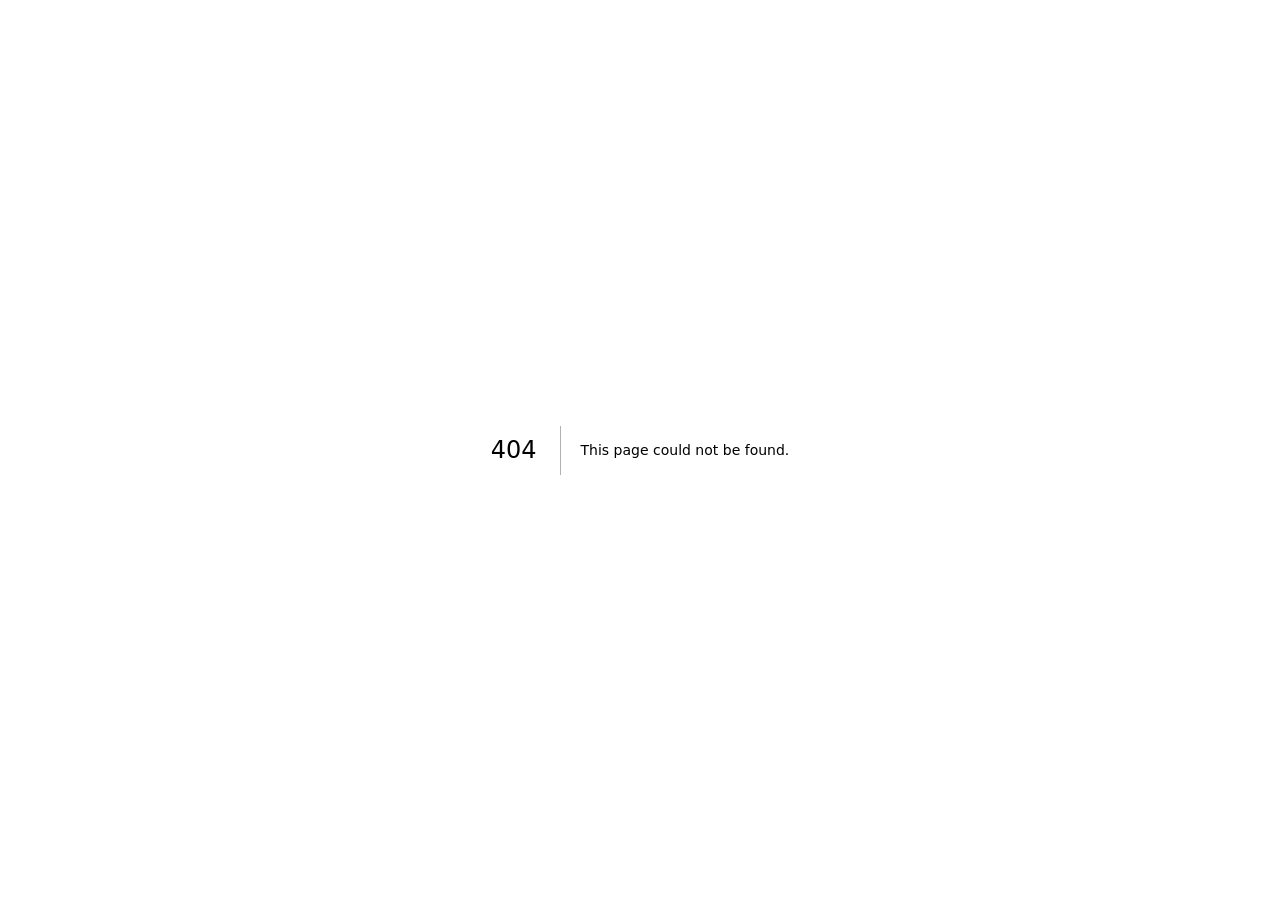
<file: 404/index.html>
<!DOCTYPE html><html lang="pt-BR" class="geist_a71539c9-module__T19VSG__variable geist_mono_8d43a2aa-module__8Li5zG__variable h-full antialiased dark"><head><meta charSet="utf-8"/><meta name="viewport" content="width=device-width, initial-scale=1"/><link rel="stylesheet" href="/_next/static/chunks/0fwpzswxf58cv.css" data-precedence="next"/><link rel="preload" as="script" fetchPriority="low" href="/_next/static/chunks/0.pxtsz3clhp2.js"/><script src="/_next/static/chunks/0k09jemg-3gvp.js" async=""></script><script src="/_next/static/chunks/05jc.w5yqifnx.js" async=""></script><script src="/_next/static/chunks/0u6hh0303kwwu.js" async=""></script><script src="/_next/static/chunks/turbopack-0_7dmvxtynj-6.js" async=""></script><script src="/_next/static/chunks/00_laii5b2n1~.js" async=""></script><script src="/_next/static/chunks/0ilxxxtcjv_a6.js" async=""></script><meta name="robots" content="noindex"/><meta name="next-size-adjust" content=""/><title>404: This page could not be found.</title><title>Agência 5G — Marketing, Performance e Automação</title><meta name="description" content="Planejamento estratégico, execução operacional e otimização contínua para empresas que querem crescer de verdade."/><link rel="icon" href="/favicon.ico?favicon.0x3dzn~oxb6tn.ico" sizes="256x256" type="image/x-icon"/><script src="/_next/static/chunks/03~yq9q893hmn.js" noModule=""></script></head><body class="min-h-full flex flex-col"><div hidden=""><!--$--><!--/$--></div><div style="font-family:system-ui,&quot;Segoe UI&quot;,Roboto,Helvetica,Arial,sans-serif,&quot;Apple Color Emoji&quot;,&quot;Segoe UI Emoji&quot;;height:100vh;text-align:center;display:flex;flex-direction:column;align-items:center;justify-content:center"><div><style>body{color:#000;background:#fff;margin:0}.next-error-h1{border-right:1px solid rgba(0,0,0,.3)}@media (prefers-color-scheme:dark){body{color:#fff;background:#000}.next-error-h1{border-right:1px solid rgba(255,255,255,.3)}}</style><h1 class="next-error-h1" style="display:inline-block;margin:0 20px 0 0;padding:0 23px 0 0;font-size:24px;font-weight:500;vertical-align:top;line-height:49px">404</h1><div style="display:inline-block"><h2 style="font-size:14px;font-weight:400;line-height:49px;margin:0">This page could not be found.</h2></div></div></div><!--$--><!--/$--><script src="/_next/static/chunks/0.pxtsz3clhp2.js" id="_R_" async=""></script><script>(self.__next_f=self.__next_f||[]).push([0])</script><script>self.__next_f.push([1,"1:\"$Sreact.fragment\"\n2:I[26036,[\"/_next/static/chunks/00_laii5b2n1~.js\",\"/_next/static/chunks/0ilxxxtcjv_a6.js\"],\"default\"]\n3:I[547,[\"/_next/static/chunks/00_laii5b2n1~.js\",\"/_next/static/chunks/0ilxxxtcjv_a6.js\"],\"default\"]\n4:I[29763,[\"/_next/static/chunks/00_laii5b2n1~.js\",\"/_next/static/chunks/0ilxxxtcjv_a6.js\"],\"OutletBoundary\"]\n5:\"$Sreact.suspense\"\n8:I[29763,[\"/_next/static/chunks/00_laii5b2n1~.js\",\"/_next/static/chunks/0ilxxxtcjv_a6.js\"],\"ViewportBoundary\"]\na:I[29763,[\"/_next/static/chunks/00_laii5b2n1~.js\",\"/_next/static/chunks/0ilxxxtcjv_a6.js\"],\"MetadataBoundary\"]\nc:I[28903,[\"/_next/static/chunks/00_laii5b2n1~.js\",\"/_next/static/chunks/0ilxxxtcjv_a6.js\"],\"default\",1]\n:HL[\"/_next/static/chunks/0fwpzswxf58cv.css\",\"style\"]\n"])</script><script>self.__next_f.push([1,"0:{\"P\":null,\"c\":[\"\",\"_not-found\",\"\"],\"q\":\"\",\"i\":false,\"f\":[[[\"\",{\"children\":[\"/_not-found\",{\"children\":[\"__PAGE__\",{}]}]},\"$undefined\",\"$undefined\",16],[[\"$\",\"$1\",\"c\",{\"children\":[[[\"$\",\"link\",\"0\",{\"rel\":\"stylesheet\",\"href\":\"/_next/static/chunks/0fwpzswxf58cv.css\",\"precedence\":\"next\",\"crossOrigin\":\"$undefined\",\"nonce\":\"$undefined\"}],[\"$\",\"script\",\"script-0\",{\"src\":\"/_next/static/chunks/00_laii5b2n1~.js\",\"async\":true,\"nonce\":\"$undefined\"}],[\"$\",\"script\",\"script-1\",{\"src\":\"/_next/static/chunks/0ilxxxtcjv_a6.js\",\"async\":true,\"nonce\":\"$undefined\"}]],[\"$\",\"html\",null,{\"lang\":\"pt-BR\",\"className\":\"geist_a71539c9-module__T19VSG__variable geist_mono_8d43a2aa-module__8Li5zG__variable h-full antialiased dark\",\"children\":[\"$\",\"body\",null,{\"className\":\"min-h-full flex flex-col\",\"children\":[\"$\",\"$L2\",null,{\"parallelRouterKey\":\"children\",\"error\":\"$undefined\",\"errorStyles\":\"$undefined\",\"errorScripts\":\"$undefined\",\"template\":[\"$\",\"$L3\",null,{}],\"templateStyles\":\"$undefined\",\"templateScripts\":\"$undefined\",\"notFound\":[[[\"$\",\"title\",null,{\"children\":\"404: This page could not be found.\"}],[\"$\",\"div\",null,{\"style\":{\"fontFamily\":\"system-ui,\\\"Segoe UI\\\",Roboto,Helvetica,Arial,sans-serif,\\\"Apple Color Emoji\\\",\\\"Segoe UI Emoji\\\"\",\"height\":\"100vh\",\"textAlign\":\"center\",\"display\":\"flex\",\"flexDirection\":\"column\",\"alignItems\":\"center\",\"justifyContent\":\"center\"},\"children\":[\"$\",\"div\",null,{\"children\":[[\"$\",\"style\",null,{\"dangerouslySetInnerHTML\":{\"__html\":\"body{color:#000;background:#fff;margin:0}.next-error-h1{border-right:1px solid rgba(0,0,0,.3)}@media (prefers-color-scheme:dark){body{color:#fff;background:#000}.next-error-h1{border-right:1px solid rgba(255,255,255,.3)}}\"}}],[\"$\",\"h1\",null,{\"className\":\"next-error-h1\",\"style\":{\"display\":\"inline-block\",\"margin\":\"0 20px 0 0\",\"padding\":\"0 23px 0 0\",\"fontSize\":24,\"fontWeight\":500,\"verticalAlign\":\"top\",\"lineHeight\":\"49px\"},\"children\":404}],[\"$\",\"div\",null,{\"style\":{\"display\":\"inline-block\"},\"children\":[\"$\",\"h2\",null,{\"style\":{\"fontSize\":14,\"fontWeight\":400,\"lineHeight\":\"49px\",\"margin\":0},\"children\":\"This page could not be found.\"}]}]]}]}]],[]],\"forbidden\":\"$undefined\",\"unauthorized\":\"$undefined\"}]}]}]]}],{\"children\":[[\"$\",\"$1\",\"c\",{\"children\":[null,[\"$\",\"$L2\",null,{\"parallelRouterKey\":\"children\",\"error\":\"$undefined\",\"errorStyles\":\"$undefined\",\"errorScripts\":\"$undefined\",\"template\":[\"$\",\"$L3\",null,{}],\"templateStyles\":\"$undefined\",\"templateScripts\":\"$undefined\",\"notFound\":\"$undefined\",\"forbidden\":\"$undefined\",\"unauthorized\":\"$undefined\"}]]}],{\"children\":[[\"$\",\"$1\",\"c\",{\"children\":[[[\"$\",\"title\",null,{\"children\":\"404: This page could not be found.\"}],[\"$\",\"div\",null,{\"style\":\"$0:f:0:1:0:props:children:1:props:children:props:children:props:notFound:0:1:props:style\",\"children\":[\"$\",\"div\",null,{\"children\":[[\"$\",\"style\",null,{\"dangerouslySetInnerHTML\":{\"__html\":\"body{color:#000;background:#fff;margin:0}.next-error-h1{border-right:1px solid rgba(0,0,0,.3)}@media (prefers-color-scheme:dark){body{color:#fff;background:#000}.next-error-h1{border-right:1px solid rgba(255,255,255,.3)}}\"}}],[\"$\",\"h1\",null,{\"className\":\"next-error-h1\",\"style\":\"$0:f:0:1:0:props:children:1:props:children:props:children:props:notFound:0:1:props:children:props:children:1:props:style\",\"children\":404}],[\"$\",\"div\",null,{\"style\":\"$0:f:0:1:0:props:children:1:props:children:props:children:props:notFound:0:1:props:children:props:children:2:props:style\",\"children\":[\"$\",\"h2\",null,{\"style\":\"$0:f:0:1:0:props:children:1:props:children:props:children:props:notFound:0:1:props:children:props:children:2:props:children:props:style\",\"children\":\"This page could not be found.\"}]}]]}]}]],null,[\"$\",\"$L4\",null,{\"children\":[\"$\",\"$5\",null,{\"name\":\"Next.MetadataOutlet\",\"children\":\"$@6\"}]}]]}],{},null,false,null]},null,false,\"$@7\"]},null,false,null],[\"$\",\"$1\",\"h\",{\"children\":[[\"$\",\"meta\",null,{\"name\":\"robots\",\"content\":\"noindex\"}],[\"$\",\"$L8\",null,{\"children\":\"$L9\"}],[\"$\",\"div\",null,{\"hidden\":true,\"children\":[\"$\",\"$La\",null,{\"children\":[\"$\",\"$5\",null,{\"name\":\"Next.Metadata\",\"children\":\"$Lb\"}]}]}],[\"$\",\"meta\",null,{\"name\":\"next-size-adjust\",\"content\":\"\"}]]}],false]],\"m\":\"$undefined\",\"G\":[\"$c\",[[\"$\",\"link\",\"0\",{\"rel\":\"stylesheet\",\"href\":\"/_next/static/chunks/0fwpzswxf58cv.css\",\"precedence\":\"next\",\"crossOrigin\":\"$undefined\",\"nonce\":\"$undefined\"}]]],\"S\":true,\"h\":null,\"s\":\"$undefined\",\"l\":\"$undefined\",\"p\":\"$undefined\",\"d\":\"$undefined\",\"b\":\"jpbGt5YPMaA_JqKG079l1\"}\n"])</script><script>self.__next_f.push([1,"d:[]\n7:\"$Wd\"\n"])</script><script>self.__next_f.push([1,"9:[[\"$\",\"meta\",\"0\",{\"charSet\":\"utf-8\"}],[\"$\",\"meta\",\"1\",{\"name\":\"viewport\",\"content\":\"width=device-width, initial-scale=1\"}]]\n"])</script><script>self.__next_f.push([1,"e:I[8307,[\"/_next/static/chunks/00_laii5b2n1~.js\",\"/_next/static/chunks/0ilxxxtcjv_a6.js\"],\"IconMark\"]\n6:null\nb:[[\"$\",\"title\",\"0\",{\"children\":\"Agência 5G — Marketing, Performance e Automação\"}],[\"$\",\"meta\",\"1\",{\"name\":\"description\",\"content\":\"Planejamento estratégico, execução operacional e otimização contínua para empresas que querem crescer de verdade.\"}],[\"$\",\"link\",\"2\",{\"rel\":\"icon\",\"href\":\"/favicon.ico?favicon.0x3dzn~oxb6tn.ico\",\"sizes\":\"256x256\",\"type\":\"image/x-icon\"}],[\"$\",\"$Le\",\"3\",{}]]\n"])</script></body></html>
</file>
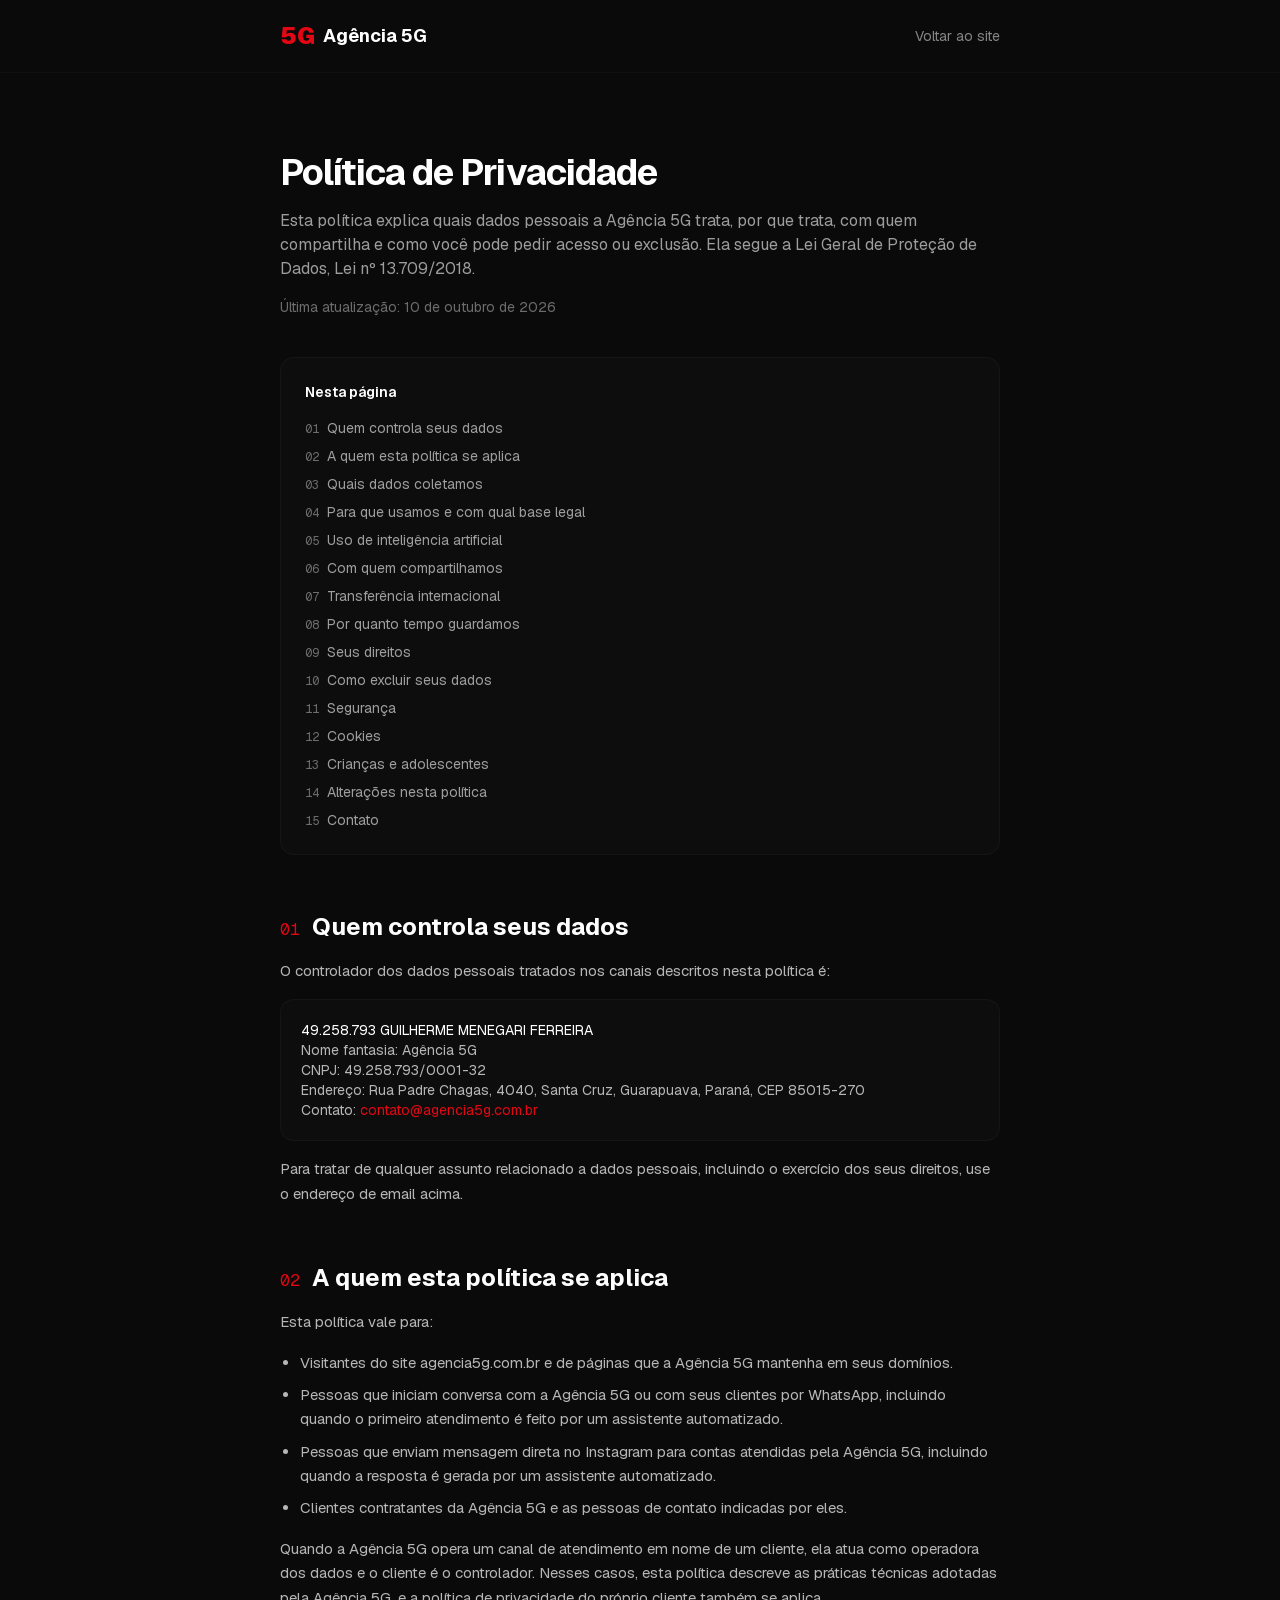
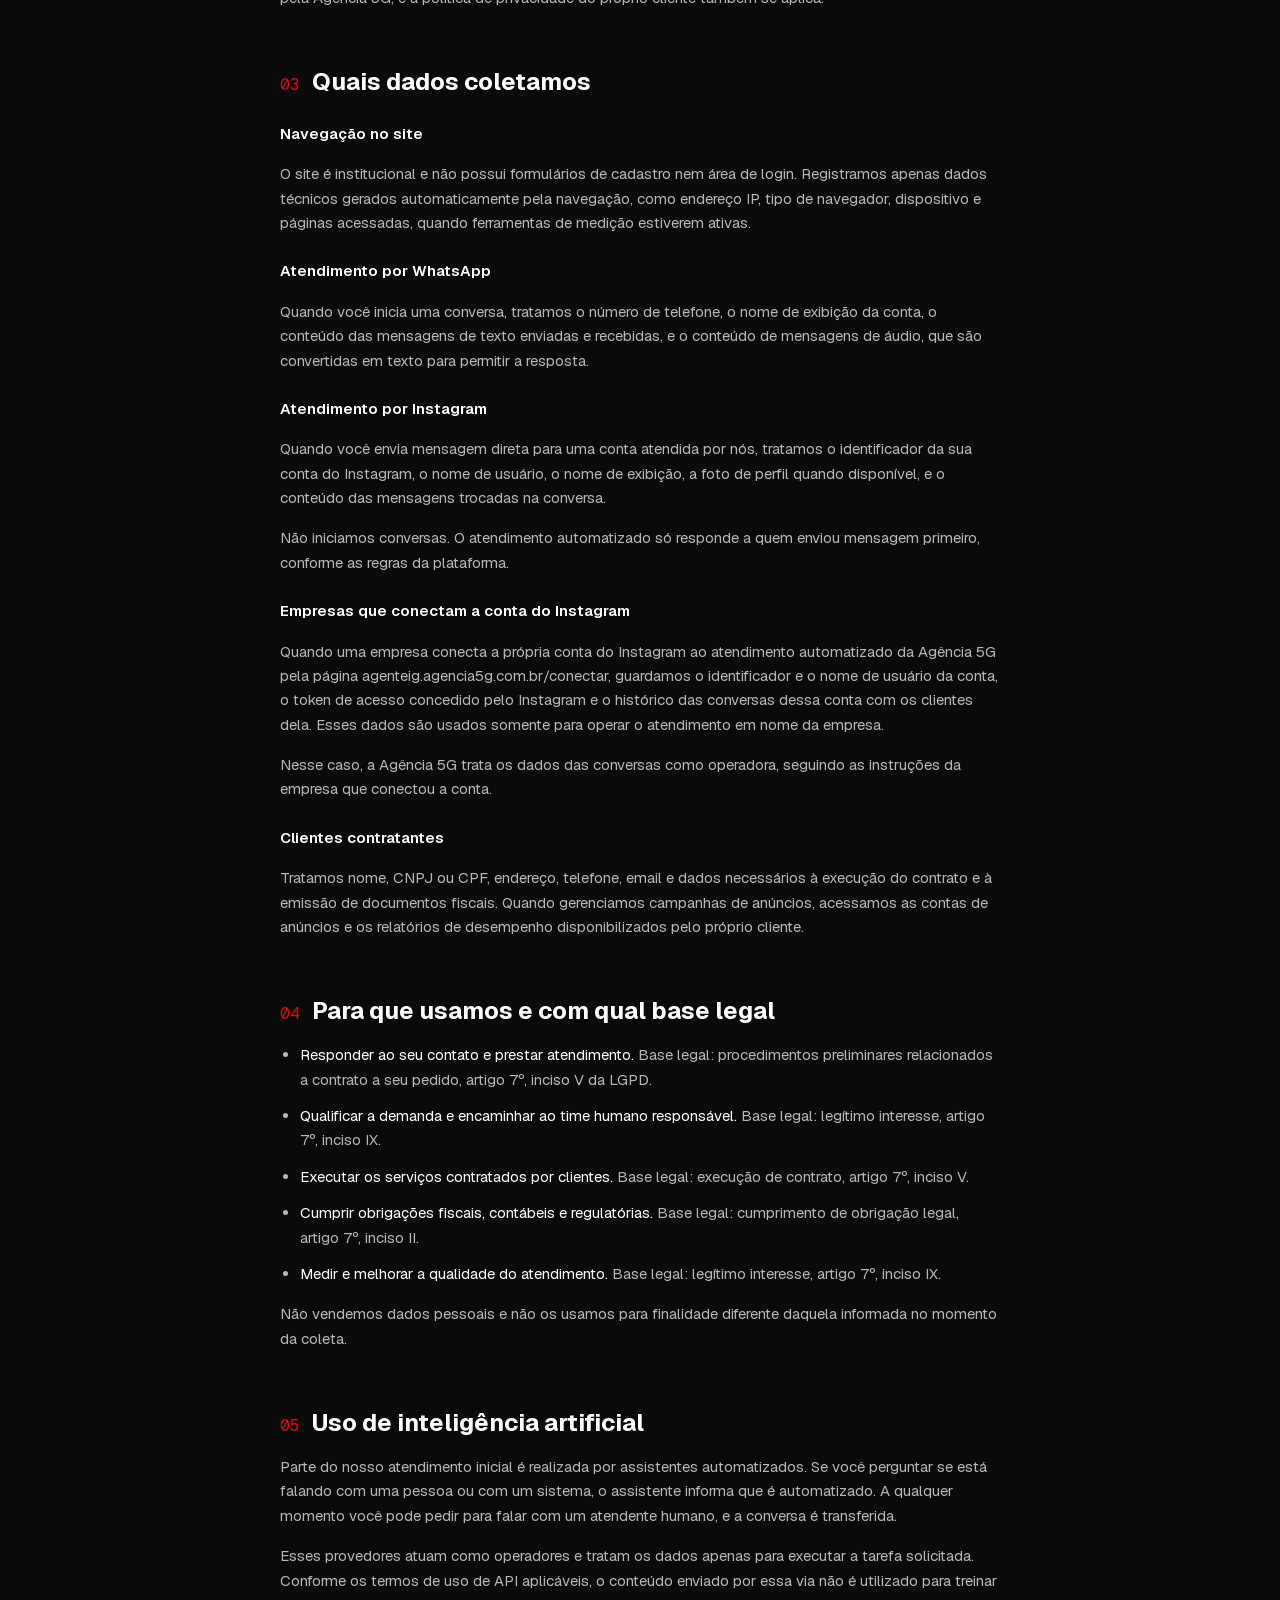
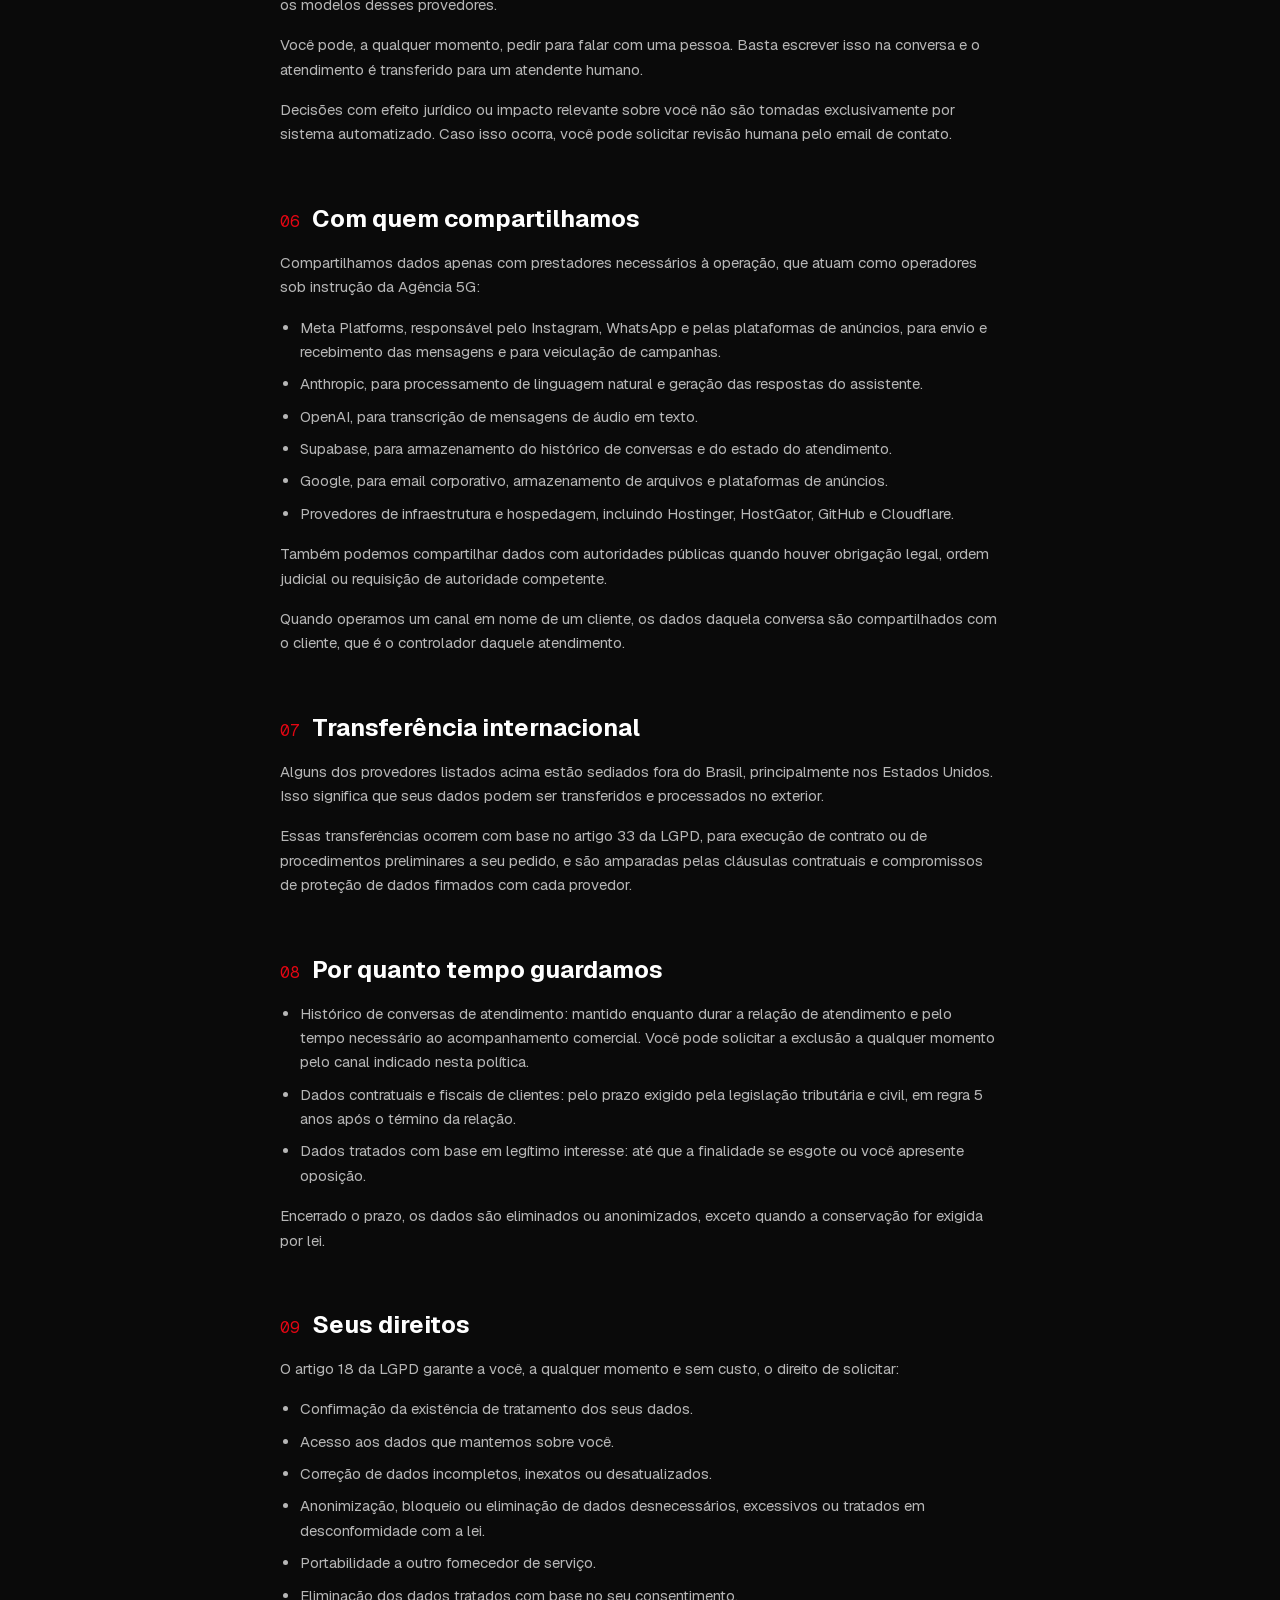
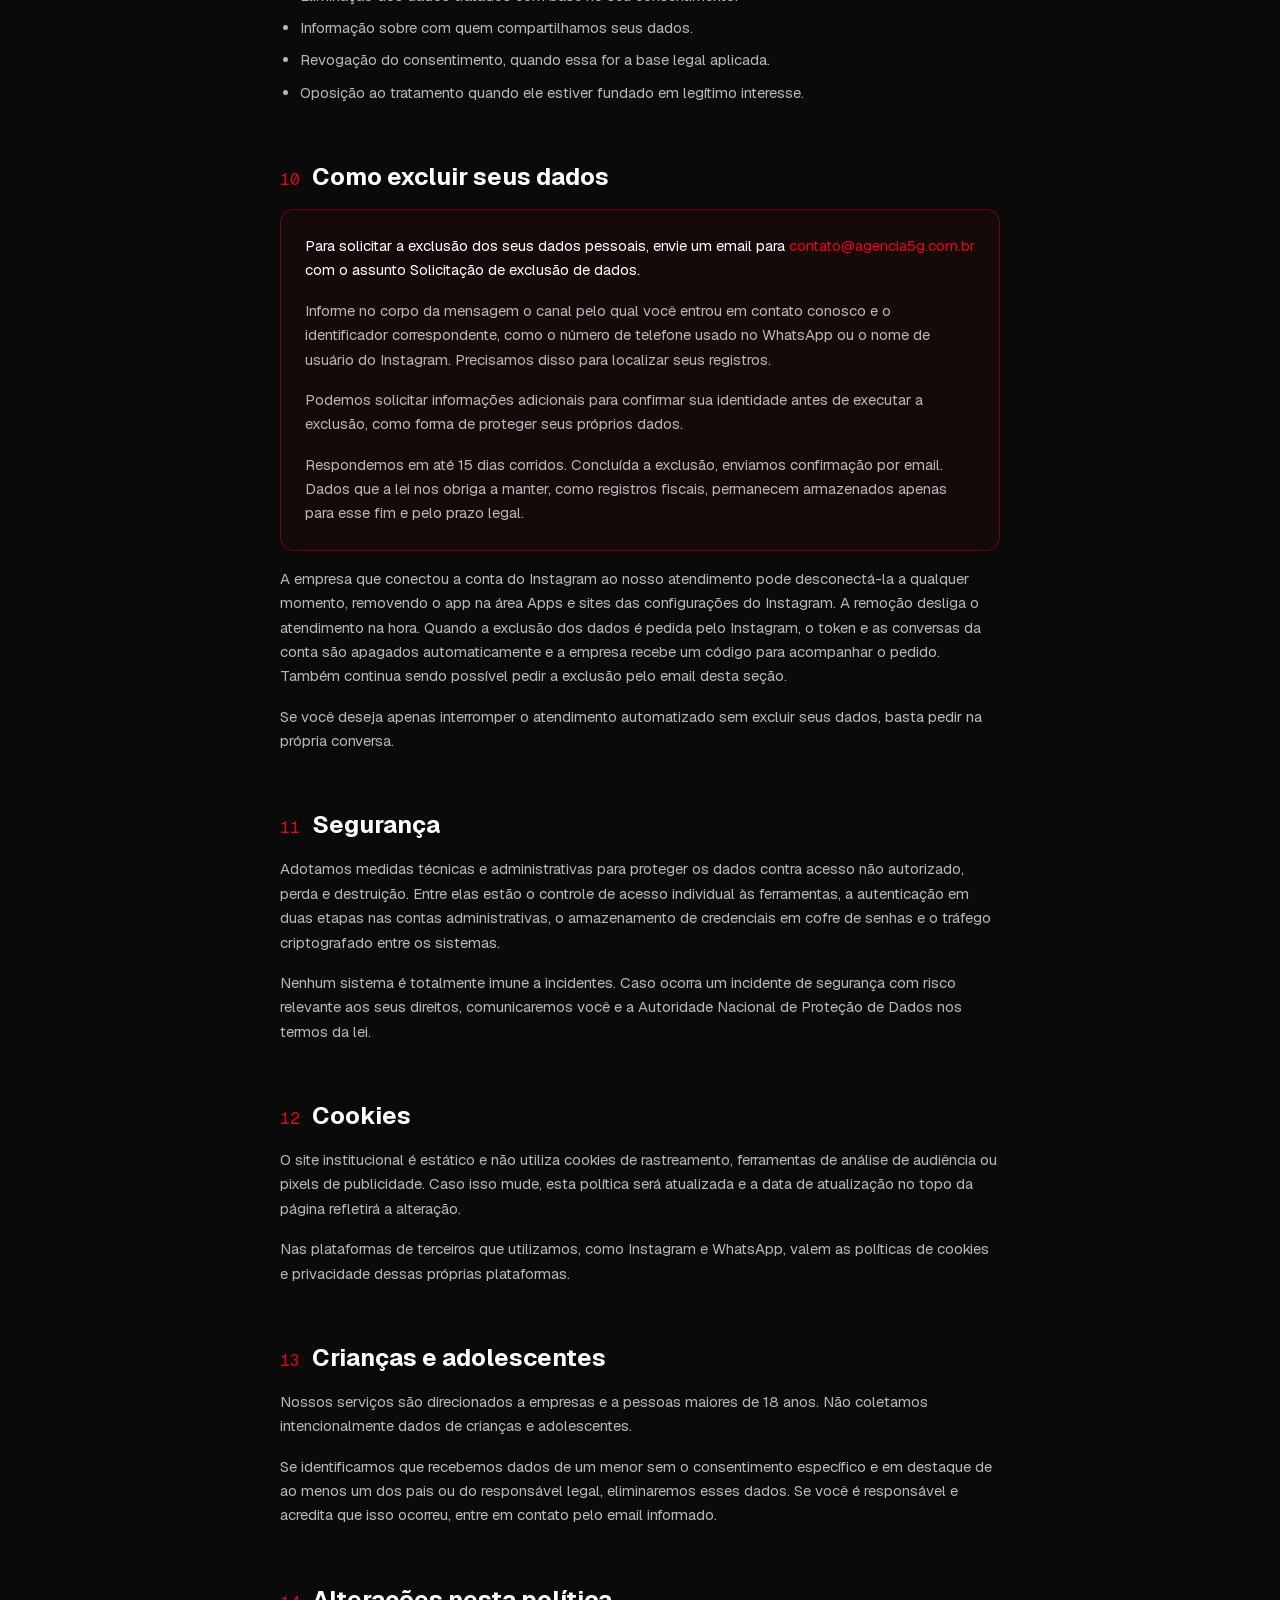
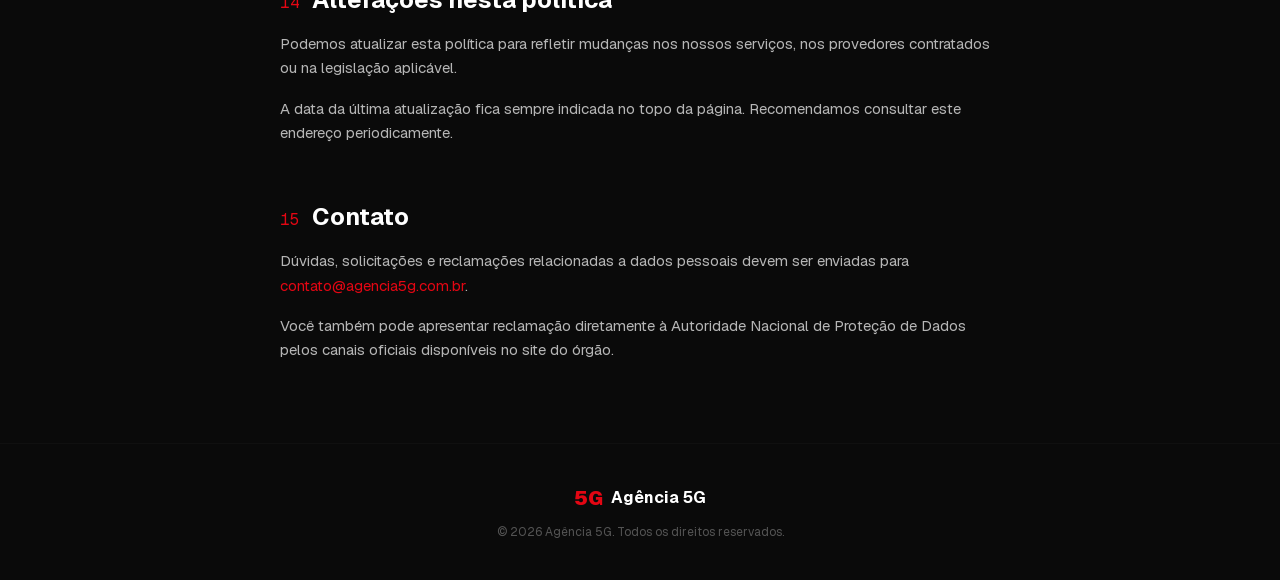
<file: privacidade/index.html>
<!DOCTYPE html><html lang="pt-BR" class="geist_a71539c9-module__T19VSG__variable geist_mono_8d43a2aa-module__8Li5zG__variable h-full antialiased dark"><head><meta charSet="utf-8"/><meta name="viewport" content="width=device-width, initial-scale=1"/><link rel="preload" href="/_next/static/media/797e433ab948586e-s.p.08e28id.o-okb.woff2" as="font" crossorigin="" type="font/woff2"/><link rel="preload" href="/_next/static/media/caa3a2e1cccd8315-s.p.09~u27dqhyhd6.woff2" as="font" crossorigin="" type="font/woff2"/><link rel="stylesheet" href="/_next/static/chunks/0fwpzswxf58cv.css" data-precedence="next"/><link rel="preload" as="script" fetchPriority="low" href="/_next/static/chunks/0.pxtsz3clhp2.js"/><script src="/_next/static/chunks/0k09jemg-3gvp.js" async=""></script><script src="/_next/static/chunks/05jc.w5yqifnx.js" async=""></script><script src="/_next/static/chunks/0u6hh0303kwwu.js" async=""></script><script src="/_next/static/chunks/turbopack-0_7dmvxtynj-6.js" async=""></script><script src="/_next/static/chunks/00_laii5b2n1~.js" async=""></script><script src="/_next/static/chunks/0ilxxxtcjv_a6.js" async=""></script><script src="/_next/static/chunks/02cv32m8-r1c8.js" async=""></script><meta name="next-size-adjust" content=""/><title>Política de Privacidade — Agência 5G</title><meta name="description" content="Como a Agência 5G coleta, usa, compartilha e protege dados pessoais no site, no atendimento por WhatsApp e Instagram e nos serviços de marketing."/><link rel="icon" href="/favicon.ico?favicon.0x3dzn~oxb6tn.ico" sizes="256x256" type="image/x-icon"/><script src="/_next/static/chunks/03~yq9q893hmn.js" noModule=""></script></head><body class="min-h-full flex flex-col"><div hidden=""><!--$--><!--/$--></div><div class="min-h-screen bg-background"><header class="border-b border-border/30"><nav class="mx-auto flex max-w-3xl items-center justify-between px-6 py-5"><a class="flex items-center gap-2 text-lg font-bold" href="/"><span class="text-2xl font-black text-primary">5G</span><span class="text-foreground">Agência 5G</span></a><a class="text-sm text-foreground/50 transition-colors hover:text-foreground" href="/">Voltar ao site</a></nav></header><main class="mx-auto max-w-3xl px-6 py-14 md:py-20"><div class="space-y-4"><h1 class="text-3xl font-bold tracking-tight text-foreground md:text-4xl">Política de Privacidade</h1><p class="text-foreground/60">Esta política explica quais dados pessoais a Agência 5G trata, por que trata, com quem compartilha e como você pode pedir acesso ou exclusão. Ela segue a Lei Geral de Proteção de Dados, Lei nº 13.709/2018.</p><p class="text-sm text-foreground/40">Última atualização: <!-- -->10 de outubro de 2026</p></div><nav aria-label="Índice" class="mt-10 rounded-xl border border-border/40 bg-card p-6"><p class="mb-4 text-sm font-semibold text-foreground">Nesta página</p><ol class="space-y-2 text-sm text-foreground/60"><li><a href="#controlador" class="transition-colors hover:text-primary"><span class="mr-2 font-mono text-xs text-foreground/40">01</span>Quem controla seus dados</a></li><li><a href="#escopo" class="transition-colors hover:text-primary"><span class="mr-2 font-mono text-xs text-foreground/40">02</span>A quem esta política se aplica</a></li><li><a href="#dados" class="transition-colors hover:text-primary"><span class="mr-2 font-mono text-xs text-foreground/40">03</span>Quais dados coletamos</a></li><li><a href="#finalidades" class="transition-colors hover:text-primary"><span class="mr-2 font-mono text-xs text-foreground/40">04</span>Para que usamos e com qual base legal</a></li><li><a href="#ia" class="transition-colors hover:text-primary"><span class="mr-2 font-mono text-xs text-foreground/40">05</span>Uso de inteligência artificial</a></li><li><a href="#compartilhamento" class="transition-colors hover:text-primary"><span class="mr-2 font-mono text-xs text-foreground/40">06</span>Com quem compartilhamos</a></li><li><a href="#internacional" class="transition-colors hover:text-primary"><span class="mr-2 font-mono text-xs text-foreground/40">07</span>Transferência internacional</a></li><li><a href="#retencao" class="transition-colors hover:text-primary"><span class="mr-2 font-mono text-xs text-foreground/40">08</span>Por quanto tempo guardamos</a></li><li><a href="#direitos" class="transition-colors hover:text-primary"><span class="mr-2 font-mono text-xs text-foreground/40">09</span>Seus direitos</a></li><li><a href="#exclusao" class="transition-colors hover:text-primary"><span class="mr-2 font-mono text-xs text-foreground/40">10</span>Como excluir seus dados</a></li><li><a href="#seguranca" class="transition-colors hover:text-primary"><span class="mr-2 font-mono text-xs text-foreground/40">11</span>Segurança</a></li><li><a href="#cookies" class="transition-colors hover:text-primary"><span class="mr-2 font-mono text-xs text-foreground/40">12</span>Cookies</a></li><li><a href="#menores" class="transition-colors hover:text-primary"><span class="mr-2 font-mono text-xs text-foreground/40">13</span>Crianças e adolescentes</a></li><li><a href="#alteracoes" class="transition-colors hover:text-primary"><span class="mr-2 font-mono text-xs text-foreground/40">14</span>Alterações nesta política</a></li><li><a href="#contato" class="transition-colors hover:text-primary"><span class="mr-2 font-mono text-xs text-foreground/40">15</span>Contato</a></li></ol></nav><div class="mt-14 space-y-14"><section id="controlador" class="scroll-mt-28 space-y-4"><h2 class="text-xl font-bold text-foreground md:text-2xl"><span class="mr-3 font-mono text-base font-normal text-primary">01</span>Quem controla seus dados</h2><div class="space-y-4 text-[15px] leading-relaxed text-foreground/70"><p>O controlador dos dados pessoais tratados nos canais descritos nesta política é:</p><div class="rounded-xl border border-border/40 bg-card p-5 text-sm"><p class="text-foreground">49.258.793 GUILHERME MENEGARI FERREIRA</p><p>Nome fantasia: Agência 5G</p><p>CNPJ: 49.258.793/0001-32</p><p>Endereço: Rua Padre Chagas, 4040, Santa Cruz, Guarapuava, Paraná, CEP 85015-270</p><p>Contato:<!-- --> <a href="mailto:contato@agencia5g.com.br" class="text-primary hover:underline">contato@agencia5g.com.br</a></p></div><p>Para tratar de qualquer assunto relacionado a dados pessoais, incluindo o exercício dos seus direitos, use o endereço de email acima.</p></div></section><section id="escopo" class="scroll-mt-28 space-y-4"><h2 class="text-xl font-bold text-foreground md:text-2xl"><span class="mr-3 font-mono text-base font-normal text-primary">02</span>A quem esta política se aplica</h2><div class="space-y-4 text-[15px] leading-relaxed text-foreground/70"><p>Esta política vale para:</p><ul class="space-y-2 pl-5 [&amp;&gt;li]:list-disc"><li>Visitantes do site agencia5g.com.br e de páginas que a Agência 5G mantenha em seus domínios.</li><li>Pessoas que iniciam conversa com a Agência 5G ou com seus clientes por WhatsApp, incluindo quando o primeiro atendimento é feito por um assistente automatizado.</li><li>Pessoas que enviam mensagem direta no Instagram para contas atendidas pela Agência 5G, incluindo quando a resposta é gerada por um assistente automatizado.</li><li>Clientes contratantes da Agência 5G e as pessoas de contato indicadas por eles.</li></ul><p>Quando a Agência 5G opera um canal de atendimento em nome de um cliente, ela atua como operadora dos dados e o cliente é o controlador. Nesses casos, esta política descreve as práticas técnicas adotadas pela Agência 5G, e a política de privacidade do próprio cliente também se aplica.</p></div></section><section id="dados" class="scroll-mt-28 space-y-4"><h2 class="text-xl font-bold text-foreground md:text-2xl"><span class="mr-3 font-mono text-base font-normal text-primary">03</span>Quais dados coletamos</h2><div class="space-y-4 text-[15px] leading-relaxed text-foreground/70"><h3 class="pt-2 font-semibold text-foreground">Navegação no site</h3><p>O site é institucional e não possui formulários de cadastro nem área de login. Registramos apenas dados técnicos gerados automaticamente pela navegação, como endereço IP, tipo de navegador, dispositivo e páginas acessadas, quando ferramentas de medição estiverem ativas.</p><h3 class="pt-2 font-semibold text-foreground">Atendimento por WhatsApp</h3><p>Quando você inicia uma conversa, tratamos o número de telefone, o nome de exibição da conta, o conteúdo das mensagens de texto enviadas e recebidas, e o conteúdo de mensagens de áudio, que são convertidas em texto para permitir a resposta.</p><h3 class="pt-2 font-semibold text-foreground">Atendimento por Instagram</h3><p>Quando você envia mensagem direta para uma conta atendida por nós, tratamos o identificador da sua conta do Instagram, o nome de usuário, o nome de exibição, a foto de perfil quando disponível, e o conteúdo das mensagens trocadas na conversa.</p><p>Não iniciamos conversas. O atendimento automatizado só responde a quem enviou mensagem primeiro, conforme as regras da plataforma.</p><h3 class="pt-2 font-semibold text-foreground">Empresas que conectam a conta do Instagram</h3><p>Quando uma empresa conecta a própria conta do Instagram ao atendimento automatizado da Agência 5G pela página agenteig.agencia5g.com.br/conectar, guardamos o identificador e o nome de usuário da conta, o token de acesso concedido pelo Instagram e o histórico das conversas dessa conta com os clientes dela. Esses dados são usados somente para operar o atendimento em nome da empresa.</p><p>Nesse caso, a Agência 5G trata os dados das conversas como operadora, seguindo as instruções da empresa que conectou a conta.</p><h3 class="pt-2 font-semibold text-foreground">Clientes contratantes</h3><p>Tratamos nome, CNPJ ou CPF, endereço, telefone, email e dados necessários à execução do contrato e à emissão de documentos fiscais. Quando gerenciamos campanhas de anúncios, acessamos as contas de anúncios e os relatórios de desempenho disponibilizados pelo próprio cliente.</p></div></section><section id="finalidades" class="scroll-mt-28 space-y-4"><h2 class="text-xl font-bold text-foreground md:text-2xl"><span class="mr-3 font-mono text-base font-normal text-primary">04</span>Para que usamos e com qual base legal</h2><div class="space-y-4 text-[15px] leading-relaxed text-foreground/70"><ul class="space-y-3 pl-5 [&amp;&gt;li]:list-disc"><li><span class="text-foreground">Responder ao seu contato e prestar atendimento.</span> <!-- -->Base legal: procedimentos preliminares relacionados a contrato a seu pedido, artigo 7º, inciso V da LGPD.</li><li><span class="text-foreground">Qualificar a demanda e encaminhar ao time humano responsável.</span> <!-- -->Base legal: legítimo interesse, artigo 7º, inciso IX.</li><li><span class="text-foreground">Executar os serviços contratados por clientes.</span> <!-- -->Base legal: execução de contrato, artigo 7º, inciso V.</li><li><span class="text-foreground">Cumprir obrigações fiscais, contábeis e regulatórias.</span> <!-- -->Base legal: cumprimento de obrigação legal, artigo 7º, inciso II.</li><li><span class="text-foreground">Medir e melhorar a qualidade do atendimento.</span> <!-- -->Base legal: legítimo interesse, artigo 7º, inciso IX.</li></ul><p>Não vendemos dados pessoais e não os usamos para finalidade diferente daquela informada no momento da coleta.</p></div></section><section id="ia" class="scroll-mt-28 space-y-4"><h2 class="text-xl font-bold text-foreground md:text-2xl"><span class="mr-3 font-mono text-base font-normal text-primary">05</span>Uso de inteligência artificial</h2><div class="space-y-4 text-[15px] leading-relaxed text-foreground/70"><p>Parte do nosso atendimento inicial é realizada por assistentes automatizados. Se você perguntar se está falando com uma pessoa ou com um sistema, o assistente informa que é automatizado. A qualquer momento você pode pedir para falar com um atendente humano, e a conversa é transferida.</p><p>Esses provedores atuam como operadores e tratam os dados apenas para executar a tarefa solicitada. Conforme os termos de uso de API aplicáveis, o conteúdo enviado por essa via não é utilizado para treinar os modelos desses provedores.</p><p>Você pode, a qualquer momento, pedir para falar com uma pessoa. Basta escrever isso na conversa e o atendimento é transferido para um atendente humano.</p><p>Decisões com efeito jurídico ou impacto relevante sobre você não são tomadas exclusivamente por sistema automatizado. Caso isso ocorra, você pode solicitar revisão humana pelo email de contato.</p></div></section><section id="compartilhamento" class="scroll-mt-28 space-y-4"><h2 class="text-xl font-bold text-foreground md:text-2xl"><span class="mr-3 font-mono text-base font-normal text-primary">06</span>Com quem compartilhamos</h2><div class="space-y-4 text-[15px] leading-relaxed text-foreground/70"><p>Compartilhamos dados apenas com prestadores necessários à operação, que atuam como operadores sob instrução da Agência 5G:</p><ul class="space-y-2 pl-5 [&amp;&gt;li]:list-disc"><li>Meta Platforms, responsável pelo Instagram, WhatsApp e pelas plataformas de anúncios, para envio e recebimento das mensagens e para veiculação de campanhas.</li><li>Anthropic, para processamento de linguagem natural e geração das respostas do assistente.</li><li>OpenAI, para transcrição de mensagens de áudio em texto.</li><li>Supabase, para armazenamento do histórico de conversas e do estado do atendimento.</li><li>Google, para email corporativo, armazenamento de arquivos e plataformas de anúncios.</li><li>Provedores de infraestrutura e hospedagem, incluindo Hostinger, HostGator, GitHub e Cloudflare.</li></ul><p>Também podemos compartilhar dados com autoridades públicas quando houver obrigação legal, ordem judicial ou requisição de autoridade competente.</p><p>Quando operamos um canal em nome de um cliente, os dados daquela conversa são compartilhados com o cliente, que é o controlador daquele atendimento.</p></div></section><section id="internacional" class="scroll-mt-28 space-y-4"><h2 class="text-xl font-bold text-foreground md:text-2xl"><span class="mr-3 font-mono text-base font-normal text-primary">07</span>Transferência internacional</h2><div class="space-y-4 text-[15px] leading-relaxed text-foreground/70"><p>Alguns dos provedores listados acima estão sediados fora do Brasil, principalmente nos Estados Unidos. Isso significa que seus dados podem ser transferidos e processados no exterior.</p><p>Essas transferências ocorrem com base no artigo 33 da LGPD, para execução de contrato ou de procedimentos preliminares a seu pedido, e são amparadas pelas cláusulas contratuais e compromissos de proteção de dados firmados com cada provedor.</p></div></section><section id="retencao" class="scroll-mt-28 space-y-4"><h2 class="text-xl font-bold text-foreground md:text-2xl"><span class="mr-3 font-mono text-base font-normal text-primary">08</span>Por quanto tempo guardamos</h2><div class="space-y-4 text-[15px] leading-relaxed text-foreground/70"><ul class="space-y-2 pl-5 [&amp;&gt;li]:list-disc"><li>Histórico de conversas de atendimento: mantido enquanto durar a relação de atendimento e pelo tempo necessário ao acompanhamento comercial. Você pode solicitar a exclusão a qualquer momento pelo canal indicado nesta política.</li><li>Dados contratuais e fiscais de clientes: pelo prazo exigido pela legislação tributária e civil, em regra 5 anos após o término da relação.</li><li>Dados tratados com base em legítimo interesse: até que a finalidade se esgote ou você apresente oposição.</li></ul><p>Encerrado o prazo, os dados são eliminados ou anonimizados, exceto quando a conservação for exigida por lei.</p></div></section><section id="direitos" class="scroll-mt-28 space-y-4"><h2 class="text-xl font-bold text-foreground md:text-2xl"><span class="mr-3 font-mono text-base font-normal text-primary">09</span>Seus direitos</h2><div class="space-y-4 text-[15px] leading-relaxed text-foreground/70"><p>O artigo 18 da LGPD garante a você, a qualquer momento e sem custo, o direito de solicitar:</p><ul class="space-y-2 pl-5 [&amp;&gt;li]:list-disc"><li>Confirmação da existência de tratamento dos seus dados.</li><li>Acesso aos dados que mantemos sobre você.</li><li>Correção de dados incompletos, inexatos ou desatualizados.</li><li>Anonimização, bloqueio ou eliminação de dados desnecessários, excessivos ou tratados em desconformidade com a lei.</li><li>Portabilidade a outro fornecedor de serviço.</li><li>Eliminação dos dados tratados com base no seu consentimento.</li><li>Informação sobre com quem compartilhamos seus dados.</li><li>Revogação do consentimento, quando essa for a base legal aplicada.</li><li>Oposição ao tratamento quando ele estiver fundado em legítimo interesse.</li></ul></div></section><section id="exclusao" class="scroll-mt-28 space-y-4"><h2 class="text-xl font-bold text-foreground md:text-2xl"><span class="mr-3 font-mono text-base font-normal text-primary">10</span>Como excluir seus dados</h2><div class="space-y-4 text-[15px] leading-relaxed text-foreground/70"><div class="rounded-xl border border-primary/40 bg-primary/5 p-6"><p class="mb-4 text-foreground">Para solicitar a exclusão dos seus dados pessoais, envie um email para<!-- --> <a href="mailto:contato@agencia5g.com.br?subject=Solicita%C3%A7%C3%A3o%20de%20exclus%C3%A3o%20de%20dados" class="text-primary hover:underline">contato@agencia5g.com.br</a> <!-- -->com o assunto Solicitação de exclusão de dados.</p><p class="mb-4">Informe no corpo da mensagem o canal pelo qual você entrou em contato conosco e o identificador correspondente, como o número de telefone usado no WhatsApp ou o nome de usuário do Instagram. Precisamos disso para localizar seus registros.</p><p class="mb-4">Podemos solicitar informações adicionais para confirmar sua identidade antes de executar a exclusão, como forma de proteger seus próprios dados.</p><p>Respondemos em até 15 dias corridos. Concluída a exclusão, enviamos confirmação por email. Dados que a lei nos obriga a manter, como registros fiscais, permanecem armazenados apenas para esse fim e pelo prazo legal.</p></div><p>A empresa que conectou a conta do Instagram ao nosso atendimento pode desconectá-la a qualquer momento, removendo o app na área Apps e sites das configurações do Instagram. A remoção desliga o atendimento na hora. Quando a exclusão dos dados é pedida pelo Instagram, o token e as conversas da conta são apagados automaticamente e a empresa recebe um código para acompanhar o pedido. Também continua sendo possível pedir a exclusão pelo email desta seção.</p><p>Se você deseja apenas interromper o atendimento automatizado sem excluir seus dados, basta pedir na própria conversa.</p></div></section><section id="seguranca" class="scroll-mt-28 space-y-4"><h2 class="text-xl font-bold text-foreground md:text-2xl"><span class="mr-3 font-mono text-base font-normal text-primary">11</span>Segurança</h2><div class="space-y-4 text-[15px] leading-relaxed text-foreground/70"><p>Adotamos medidas técnicas e administrativas para proteger os dados contra acesso não autorizado, perda e destruição. Entre elas estão o controle de acesso individual às ferramentas, a autenticação em duas etapas nas contas administrativas, o armazenamento de credenciais em cofre de senhas e o tráfego criptografado entre os sistemas.</p><p>Nenhum sistema é totalmente imune a incidentes. Caso ocorra um incidente de segurança com risco relevante aos seus direitos, comunicaremos você e a Autoridade Nacional de Proteção de Dados nos termos da lei.</p></div></section><section id="cookies" class="scroll-mt-28 space-y-4"><h2 class="text-xl font-bold text-foreground md:text-2xl"><span class="mr-3 font-mono text-base font-normal text-primary">12</span>Cookies</h2><div class="space-y-4 text-[15px] leading-relaxed text-foreground/70"><p>O site institucional é estático e não utiliza cookies de rastreamento, ferramentas de análise de audiência ou pixels de publicidade. Caso isso mude, esta política será atualizada e a data de atualização no topo da página refletirá a alteração.</p><p>Nas plataformas de terceiros que utilizamos, como Instagram e WhatsApp, valem as políticas de cookies e privacidade dessas próprias plataformas.</p></div></section><section id="menores" class="scroll-mt-28 space-y-4"><h2 class="text-xl font-bold text-foreground md:text-2xl"><span class="mr-3 font-mono text-base font-normal text-primary">13</span>Crianças e adolescentes</h2><div class="space-y-4 text-[15px] leading-relaxed text-foreground/70"><p>Nossos serviços são direcionados a empresas e a pessoas maiores de 18 anos. Não coletamos intencionalmente dados de crianças e adolescentes.</p><p>Se identificarmos que recebemos dados de um menor sem o consentimento específico e em destaque de ao menos um dos pais ou do responsável legal, eliminaremos esses dados. Se você é responsável e acredita que isso ocorreu, entre em contato pelo email informado.</p></div></section><section id="alteracoes" class="scroll-mt-28 space-y-4"><h2 class="text-xl font-bold text-foreground md:text-2xl"><span class="mr-3 font-mono text-base font-normal text-primary">14</span>Alterações nesta política</h2><div class="space-y-4 text-[15px] leading-relaxed text-foreground/70"><p>Podemos atualizar esta política para refletir mudanças nos nossos serviços, nos provedores contratados ou na legislação aplicável.</p><p>A data da última atualização fica sempre indicada no topo da página. Recomendamos consultar este endereço periodicamente.</p></div></section><section id="contato" class="scroll-mt-28 space-y-4"><h2 class="text-xl font-bold text-foreground md:text-2xl"><span class="mr-3 font-mono text-base font-normal text-primary">15</span>Contato</h2><div class="space-y-4 text-[15px] leading-relaxed text-foreground/70"><p>Dúvidas, solicitações e reclamações relacionadas a dados pessoais devem ser enviadas para<!-- --> <a href="mailto:contato@agencia5g.com.br" class="text-primary hover:underline">contato@agencia5g.com.br</a>.</p><p>Você também pode apresentar reclamação diretamente à Autoridade Nacional de Proteção de Dados pelos canais oficiais disponíveis no site do órgão.</p></div></section></div></main><footer class="border-t border-border/30 py-10"><div class="mx-auto flex max-w-3xl flex-col items-center gap-3 px-6 text-center"><a class="flex items-center gap-2 font-bold" href="/"><span class="text-xl font-black text-primary">5G</span><span class="text-foreground">Agência 5G</span></a><p class="text-xs text-foreground/30">© 2026 Agência 5G. Todos os direitos reservados.</p></div></footer></div><!--$--><!--/$--><script src="/_next/static/chunks/0.pxtsz3clhp2.js" id="_R_" async=""></script><script>(self.__next_f=self.__next_f||[]).push([0])</script><script>self.__next_f.push([1,"1:\"$Sreact.fragment\"\n2:I[26036,[\"/_next/static/chunks/00_laii5b2n1~.js\",\"/_next/static/chunks/0ilxxxtcjv_a6.js\"],\"default\"]\n3:I[547,[\"/_next/static/chunks/00_laii5b2n1~.js\",\"/_next/static/chunks/0ilxxxtcjv_a6.js\"],\"default\"]\n4:I[74301,[\"/_next/static/chunks/00_laii5b2n1~.js\",\"/_next/static/chunks/0ilxxxtcjv_a6.js\",\"/_next/static/chunks/02cv32m8-r1c8.js\"],\"\"]\n18:I[28903,[\"/_next/static/chunks/00_laii5b2n1~.js\",\"/_next/static/chunks/0ilxxxtcjv_a6.js\"],\"default\",1]\n:HL[\"/_next/static/chunks/0fwpzswxf58cv.css\",\"style\"]\n:HL[\"/_next/static/media/797e433ab948586e-s.p.08e28id.o-okb.woff2\",\"font\",{\"crossOrigin\":\"\",\"type\":\"font/woff2\"}]\n:HL[\"/_next/static/media/caa3a2e1cccd8315-s.p.09~u27dqhyhd6.woff2\",\"font\",{\"crossOrigin\":\"\",\"type\":\"font/woff2\"}]\n"])</script><script>self.__next_f.push([1,"0:{\"P\":null,\"c\":[\"\",\"privacidade\",\"\"],\"q\":\"\",\"i\":false,\"f\":[[[\"\",{\"children\":[\"privacidade\",{\"children\":[\"__PAGE__\",{}]}]},\"$undefined\",\"$undefined\",16],[[\"$\",\"$1\",\"c\",{\"children\":[[[\"$\",\"link\",\"0\",{\"rel\":\"stylesheet\",\"href\":\"/_next/static/chunks/0fwpzswxf58cv.css\",\"precedence\":\"next\",\"crossOrigin\":\"$undefined\",\"nonce\":\"$undefined\"}],[\"$\",\"script\",\"script-0\",{\"src\":\"/_next/static/chunks/00_laii5b2n1~.js\",\"async\":true,\"nonce\":\"$undefined\"}],[\"$\",\"script\",\"script-1\",{\"src\":\"/_next/static/chunks/0ilxxxtcjv_a6.js\",\"async\":true,\"nonce\":\"$undefined\"}]],[\"$\",\"html\",null,{\"lang\":\"pt-BR\",\"className\":\"geist_a71539c9-module__T19VSG__variable geist_mono_8d43a2aa-module__8Li5zG__variable h-full antialiased dark\",\"children\":[\"$\",\"body\",null,{\"className\":\"min-h-full flex flex-col\",\"children\":[\"$\",\"$L2\",null,{\"parallelRouterKey\":\"children\",\"error\":\"$undefined\",\"errorStyles\":\"$undefined\",\"errorScripts\":\"$undefined\",\"template\":[\"$\",\"$L3\",null,{}],\"templateStyles\":\"$undefined\",\"templateScripts\":\"$undefined\",\"notFound\":[[[\"$\",\"title\",null,{\"children\":\"404: This page could not be found.\"}],[\"$\",\"div\",null,{\"style\":{\"fontFamily\":\"system-ui,\\\"Segoe UI\\\",Roboto,Helvetica,Arial,sans-serif,\\\"Apple Color Emoji\\\",\\\"Segoe UI Emoji\\\"\",\"height\":\"100vh\",\"textAlign\":\"center\",\"display\":\"flex\",\"flexDirection\":\"column\",\"alignItems\":\"center\",\"justifyContent\":\"center\"},\"children\":[\"$\",\"div\",null,{\"children\":[[\"$\",\"style\",null,{\"dangerouslySetInnerHTML\":{\"__html\":\"body{color:#000;background:#fff;margin:0}.next-error-h1{border-right:1px solid rgba(0,0,0,.3)}@media (prefers-color-scheme:dark){body{color:#fff;background:#000}.next-error-h1{border-right:1px solid rgba(255,255,255,.3)}}\"}}],[\"$\",\"h1\",null,{\"className\":\"next-error-h1\",\"style\":{\"display\":\"inline-block\",\"margin\":\"0 20px 0 0\",\"padding\":\"0 23px 0 0\",\"fontSize\":24,\"fontWeight\":500,\"verticalAlign\":\"top\",\"lineHeight\":\"49px\"},\"children\":404}],[\"$\",\"div\",null,{\"style\":{\"display\":\"inline-block\"},\"children\":[\"$\",\"h2\",null,{\"style\":{\"fontSize\":14,\"fontWeight\":400,\"lineHeight\":\"49px\",\"margin\":0},\"children\":\"This page could not be found.\"}]}]]}]}]],[]],\"forbidden\":\"$undefined\",\"unauthorized\":\"$undefined\"}]}]}]]}],{\"children\":[[\"$\",\"$1\",\"c\",{\"children\":[null,[\"$\",\"$L2\",null,{\"parallelRouterKey\":\"children\",\"error\":\"$undefined\",\"errorStyles\":\"$undefined\",\"errorScripts\":\"$undefined\",\"template\":[\"$\",\"$L3\",null,{}],\"templateStyles\":\"$undefined\",\"templateScripts\":\"$undefined\",\"notFound\":\"$undefined\",\"forbidden\":\"$undefined\",\"unauthorized\":\"$undefined\"}]]}],{\"children\":[[\"$\",\"$1\",\"c\",{\"children\":[[\"$\",\"div\",null,{\"className\":\"min-h-screen bg-background\",\"children\":[[\"$\",\"header\",null,{\"className\":\"border-b border-border/30\",\"children\":[\"$\",\"nav\",null,{\"className\":\"mx-auto flex max-w-3xl items-center justify-between px-6 py-5\",\"children\":[[\"$\",\"$L4\",null,{\"href\":\"/\",\"className\":\"flex items-center gap-2 text-lg font-bold\",\"children\":[[\"$\",\"span\",null,{\"className\":\"text-2xl font-black text-primary\",\"children\":\"5G\"}],[\"$\",\"span\",null,{\"className\":\"text-foreground\",\"children\":\"Agência 5G\"}]]}],[\"$\",\"$L4\",null,{\"href\":\"/\",\"className\":\"text-sm text-foreground/50 transition-colors hover:text-foreground\",\"children\":\"Voltar ao site\"}]]}]}],[\"$\",\"main\",null,{\"className\":\"mx-auto max-w-3xl px-6 py-14 md:py-20\",\"children\":[[\"$\",\"div\",null,{\"className\":\"space-y-4\",\"children\":[[\"$\",\"h1\",null,{\"className\":\"text-3xl font-bold tracking-tight text-foreground md:text-4xl\",\"children\":\"Política de Privacidade\"}],[\"$\",\"p\",null,{\"className\":\"text-foreground/60\",\"children\":\"Esta política explica quais dados pessoais a Agência 5G trata, por que trata, com quem compartilha e como você pode pedir acesso ou exclusão. Ela segue a Lei Geral de Proteção de Dados, Lei nº 13.709/2018.\"}],[\"$\",\"p\",null,{\"className\":\"text-sm text-foreground/40\",\"children\":[\"Última atualização: \",\"10 de outubro de 2026\"]}]]}],[\"$\",\"nav\",null,{\"aria-label\":\"Índice\",\"className\":\"mt-10 rounded-xl border border-border/40 bg-card p-6\",\"children\":[[\"$\",\"p\",null,{\"className\":\"mb-4 text-sm font-semibold text-foreground\",\"children\":\"Nesta página\"}],[\"$\",\"ol\",null,{\"className\":\"space-y-2 text-sm text-foreground/60\",\"children\":[[\"$\",\"li\",\"controlador\",{\"children\":[\"$\",\"a\",null,{\"href\":\"#controlador\",\"className\":\"transition-colors hover:text-primary\",\"children\":[[\"$\",\"span\",null,{\"className\":\"mr-2 font-mono text-xs text-foreground/40\",\"children\":\"01\"}],\"Quem controla seus dados\"]}]}],[\"$\",\"li\",\"escopo\",{\"children\":[\"$\",\"a\",null,{\"href\":\"#escopo\",\"className\":\"transition-colors hover:text-primary\",\"children\":[[\"$\",\"span\",null,{\"className\":\"mr-2 font-mono text-xs text-foreground/40\",\"children\":\"02\"}],\"A quem esta política se aplica\"]}]}],\"$L5\",\"$L6\",\"$L7\",\"$L8\",\"$L9\",\"$La\",\"$Lb\",\"$Lc\",\"$Ld\",\"$Le\",\"$Lf\",\"$L10\",\"$L11\"]}]]}],\"$L12\"]}],\"$L13\"]}],[\"$L14\"],\"$L15\"]}],{},null,false,null]},null,false,\"$@16\"]},null,false,null],\"$L17\",false]],\"m\":\"$undefined\",\"G\":[\"$18\",[\"$L19\"]],\"S\":true,\"h\":null,\"s\":\"$undefined\",\"l\":\"$undefined\",\"p\":\"$undefined\",\"d\":\"$undefined\",\"b\":\"jpbGt5YPMaA_JqKG079l1\"}\n"])</script><script>self.__next_f.push([1,"2e:I[29763,[\"/_next/static/chunks/00_laii5b2n1~.js\",\"/_next/static/chunks/0ilxxxtcjv_a6.js\"],\"OutletBoundary\"]\n2f:\"$Sreact.suspense\"\n32:I[29763,[\"/_next/static/chunks/00_laii5b2n1~.js\",\"/_next/static/chunks/0ilxxxtcjv_a6.js\"],\"ViewportBoundary\"]\n34:I[29763,[\"/_next/static/chunks/00_laii5b2n1~.js\",\"/_next/static/chunks/0ilxxxtcjv_a6.js\"],\"MetadataBoundary\"]\n5:[\"$\",\"li\",\"dados\",{\"children\":[\"$\",\"a\",null,{\"href\":\"#dados\",\"className\":\"transition-colors hover:text-primary\",\"children\":[[\"$\",\"span\",null,{\"className\":\"mr-2 font-mono text-xs text-foreground/40\",\"children\":\"03\"}],\"Quais dados coletamos\"]}]}]\n6:[\"$\",\"li\",\"finalidades\",{\"children\":[\"$\",\"a\",null,{\"href\":\"#finalidades\",\"className\":\"transition-colors hover:text-primary\",\"children\":[[\"$\",\"span\",null,{\"className\":\"mr-2 font-mono text-xs text-foreground/40\",\"children\":\"04\"}],\"Para que usamos e com qual base legal\"]}]}]\n7:[\"$\",\"li\",\"ia\",{\"children\":[\"$\",\"a\",null,{\"href\":\"#ia\",\"className\":\"transition-colors hover:text-primary\",\"children\":[[\"$\",\"span\",null,{\"className\":\"mr-2 font-mono text-xs text-foreground/40\",\"children\":\"05\"}],\"Uso de inteligência artificial\"]}]}]\n8:[\"$\",\"li\",\"compartilhamento\",{\"children\":[\"$\",\"a\",null,{\"href\":\"#compartilhamento\",\"className\":\"transition-colors hover:text-primary\",\"children\":[[\"$\",\"span\",null,{\"className\":\"mr-2 font-mono text-xs text-foreground/40\",\"children\":\"06\"}],\"Com quem compartilhamos\"]}]}]\n9:[\"$\",\"li\",\"internacional\",{\"children\":[\"$\",\"a\",null,{\"href\":\"#internacional\",\"className\":\"transition-colors hover:text-primary\",\"children\":[[\"$\",\"span\",null,{\"className\":\"mr-2 font-mono text-xs text-foreground/40\",\"children\":\"07\"}],\"Transferência internacional\"]}]}]\na:[\"$\",\"li\",\"retencao\",{\"children\":[\"$\",\"a\",null,{\"href\":\"#retencao\",\"className\":\"transition-colors hover:text-primary\",\"children\":[[\"$\",\"span\",null,{\"className\":\"mr-2 font-mono text-xs text-foreground/40\",\"children\":\"08\"}],\"Por quanto tempo guardamos\"]}]}]\nb:[\"$\",\"li\",\"direitos\",{\"children\":[\"$\",\"a\",null,{\"href\":\"#direitos\",\"className\":\"transition-colors hover:text-primary\",\"children\":[[\"$\",\"span\",null,{\"className\":\"mr-2 font-mono text-xs text-foreground/40\",\"children\":\"09\"}],\"Seus direitos\"]}]}]\nc:[\"$\",\"li\",\"exclusao\",{\"children\":[\"$\",\"a\",null,{\"href\":\"#exclusao\",\"className\":\"transition-colors hover:text-primary\",\"children\":[[\"$\",\"span\",null,{\"className\":\"mr-2 font-mono text-xs text-foreground/40\",\"children\":\"10\"}],\"Como excluir seus dados\"]}]}]\nd:[\"$\",\"li\",\"seguranca\",{\"children\":[\"$\",\"a\",null,{\"href\":\"#seguranca\",\"className\":\"transition-colors hover:text-primary\",\"children\":[[\"$\",\"span\",null,{\"className\":\"mr-2 font-mono text-xs text-foreground/40\",\"children\":\"11\"}],\"Segurança\"]}]}]\ne:[\"$\",\"li\",\"cookies\",{\"children\":[\"$\",\"a\",null,{\"href\":\"#cookies\",\"className\":\"transition-colors hover:text-primary\",\"children\":[[\"$\",\"span\",null,{\"className\":\"mr-2 font-mono text-xs text-foreground/40\",\"children\":\"12\"}],\"Cookies\"]}]}]\nf:[\"$\",\"li\",\"menores\",{\"children\":[\"$\",\"a\",null,{\"href\":\"#menores\",\"className\":\"transition-colors hover:text-primary\",\"children\":[[\"$\",\"span\",null,{\"className\":\"mr-2 font-mono text-xs text-foreground/40\",\"children\":\"13\"}],\"Crianças e adolescentes\"]}]}]\n10:[\"$\",\"li\",\"alteracoes\",{\"children\":[\"$\",\"a\",null,{\"href\":\"#alteracoes\",\"className\":\"transition-colors hover:text-primary\",\"children\":[[\"$\",\"span\",null,{\"className\":\"mr-2 font-mono text-xs text-foreground/40\",\"children\":\"14\"}],\"Alterações nesta política\"]}]}]\n11:[\"$\",\"li\",\"contato\",{\"children\":[\"$\",\"a\",null,{\"href\":\"#contato\",\"className\":\"transition-colors hover:text-primary\",\"children\":[[\"$\",\"span\",null,{\"className\":\"mr-2 font-mono text-xs text-foreground/40\",\"children\":\"15\"}],\"Contato\"]}]}]\n"])</script><script>self.__next_f.push([1,"12:[\"$\",\"div\",null,{\"className\":\"mt-14 space-y-14\",\"children\":[[\"$\",\"section\",null,{\"id\":\"controlador\",\"className\":\"scroll-mt-28 space-y-4\",\"children\":[[\"$\",\"h2\",null,{\"className\":\"text-xl font-bold text-foreground md:text-2xl\",\"children\":[[\"$\",\"span\",null,{\"className\":\"mr-3 font-mono text-base font-normal text-primary\",\"children\":\"01\"}],\"Quem controla seus dados\"]}],[\"$\",\"div\",null,{\"className\":\"space-y-4 text-[15px] leading-relaxed text-foreground/70\",\"children\":[[\"$\",\"p\",null,{\"children\":\"O controlador dos dados pessoais tratados nos canais descritos nesta política é:\"}],[\"$\",\"div\",null,{\"className\":\"rounded-xl border border-border/40 bg-card p-5 text-sm\",\"children\":[[\"$\",\"p\",null,{\"className\":\"text-foreground\",\"children\":\"49.258.793 GUILHERME MENEGARI FERREIRA\"}],[\"$\",\"p\",null,{\"children\":\"Nome fantasia: Agência 5G\"}],[\"$\",\"p\",null,{\"children\":\"CNPJ: 49.258.793/0001-32\"}],[\"$\",\"p\",null,{\"children\":\"Endereço: Rua Padre Chagas, 4040, Santa Cruz, Guarapuava, Paraná, CEP 85015-270\"}],[\"$\",\"p\",null,{\"children\":[\"Contato:\",\" \",[\"$\",\"a\",null,{\"href\":\"mailto:contato@agencia5g.com.br\",\"className\":\"text-primary hover:underline\",\"children\":\"contato@agencia5g.com.br\"}]]}]]}],[\"$\",\"p\",null,{\"children\":\"Para tratar de qualquer assunto relacionado a dados pessoais, incluindo o exercício dos seus direitos, use o endereço de email acima.\"}]]}]]}],[\"$\",\"section\",null,{\"id\":\"escopo\",\"className\":\"scroll-mt-28 space-y-4\",\"children\":[[\"$\",\"h2\",null,{\"className\":\"text-xl font-bold text-foreground md:text-2xl\",\"children\":[[\"$\",\"span\",null,{\"className\":\"mr-3 font-mono text-base font-normal text-primary\",\"children\":\"02\"}],\"A quem esta política se aplica\"]}],[\"$\",\"div\",null,{\"className\":\"space-y-4 text-[15px] leading-relaxed text-foreground/70\",\"children\":[[\"$\",\"p\",null,{\"children\":\"Esta política vale para:\"}],[\"$\",\"ul\",null,{\"className\":\"space-y-2 pl-5 [\u0026\u003eli]:list-disc\",\"children\":[[\"$\",\"li\",null,{\"children\":\"Visitantes do site agencia5g.com.br e de páginas que a Agência 5G mantenha em seus domínios.\"}],[\"$\",\"li\",null,{\"children\":\"Pessoas que iniciam conversa com a Agência 5G ou com seus clientes por WhatsApp, incluindo quando o primeiro atendimento é feito por um assistente automatizado.\"}],[\"$\",\"li\",null,{\"children\":\"Pessoas que enviam mensagem direta no Instagram para contas atendidas pela Agência 5G, incluindo quando a resposta é gerada por um assistente automatizado.\"}],[\"$\",\"li\",null,{\"children\":\"Clientes contratantes da Agência 5G e as pessoas de contato indicadas por eles.\"}]]}],[\"$\",\"p\",null,{\"children\":\"Quando a Agência 5G opera um canal de atendimento em nome de um cliente, ela atua como operadora dos dados e o cliente é o controlador. Nesses casos, esta política descreve as práticas técnicas adotadas pela Agência 5G, e a política de privacidade do próprio cliente também se aplica.\"}]]}]]}],[\"$\",\"section\",null,{\"id\":\"dados\",\"className\":\"scroll-mt-28 space-y-4\",\"children\":[[\"$\",\"h2\",null,{\"className\":\"text-xl font-bold text-foreground md:text-2xl\",\"children\":[[\"$\",\"span\",null,{\"className\":\"mr-3 font-mono text-base font-normal text-primary\",\"children\":\"03\"}],\"Quais dados coletamos\"]}],[\"$\",\"div\",null,{\"className\":\"space-y-4 text-[15px] leading-relaxed text-foreground/70\",\"children\":[[\"$\",\"h3\",null,{\"className\":\"pt-2 font-semibold text-foreground\",\"children\":\"Navegação no site\"}],[\"$\",\"p\",null,{\"children\":\"O site é institucional e não possui formulários de cadastro nem área de login. Registramos apenas dados técnicos gerados automaticamente pela navegação, como endereço IP, tipo de navegador, dispositivo e páginas acessadas, quando ferramentas de medição estiverem ativas.\"}],[\"$\",\"h3\",null,{\"className\":\"pt-2 font-semibold text-foreground\",\"children\":\"Atendimento por WhatsApp\"}],[\"$\",\"p\",null,{\"children\":\"Quando você inicia uma conversa, tratamos o número de telefone, o nome de exibição da conta, o conteúdo das mensagens de texto enviadas e recebidas, e o conteúdo de mensagens de áudio, que são convertidas em texto para permitir a resposta.\"}],\"$L1a\",\"$L1b\",\"$L1c\",\"$L1d\",\"$L1e\",\"$L1f\",\"$L20\",\"$L21\"]}]]}],\"$L22\",\"$L23\",\"$L24\",\"$L25\",\"$L26\",\"$L27\",\"$L28\",\"$L29\",\"$L2a\",\"$L2b\",\"$L2c\",\"$L2d\"]}]\n"])</script><script>self.__next_f.push([1,"13:[\"$\",\"footer\",null,{\"className\":\"border-t border-border/30 py-10\",\"children\":[\"$\",\"div\",null,{\"className\":\"mx-auto flex max-w-3xl flex-col items-center gap-3 px-6 text-center\",\"children\":[[\"$\",\"$L4\",null,{\"href\":\"/\",\"className\":\"flex items-center gap-2 font-bold\",\"children\":[[\"$\",\"span\",null,{\"className\":\"text-xl font-black text-primary\",\"children\":\"5G\"}],[\"$\",\"span\",null,{\"className\":\"text-foreground\",\"children\":\"Agência 5G\"}]]}],[\"$\",\"p\",null,{\"className\":\"text-xs text-foreground/30\",\"children\":\"© 2026 Agência 5G. Todos os direitos reservados.\"}]]}]}]\n14:[\"$\",\"script\",\"script-0\",{\"src\":\"/_next/static/chunks/02cv32m8-r1c8.js\",\"async\":true,\"nonce\":\"$undefined\"}]\n15:[\"$\",\"$L2e\",null,{\"children\":[\"$\",\"$2f\",null,{\"name\":\"Next.MetadataOutlet\",\"children\":\"$@30\"}]}]\n31:[]\n16:\"$W31\"\n17:[\"$\",\"$1\",\"h\",{\"children\":[null,[\"$\",\"$L32\",null,{\"children\":\"$L33\"}],[\"$\",\"div\",null,{\"hidden\":true,\"children\":[\"$\",\"$L34\",null,{\"children\":[\"$\",\"$2f\",null,{\"name\":\"Next.Metadata\",\"children\":\"$L35\"}]}]}],[\"$\",\"meta\",null,{\"name\":\"next-size-adjust\",\"content\":\"\"}]]}]\n19:[\"$\",\"link\",\"0\",{\"rel\":\"stylesheet\",\"href\":\"/_next/static/chunks/0fwpzswxf58cv.css\",\"precedence\":\"next\",\"crossOrigin\":\"$undefined\",\"nonce\":\"$undefined\"}]\n"])</script><script>self.__next_f.push([1,"1a:[\"$\",\"h3\",null,{\"className\":\"pt-2 font-semibold text-foreground\",\"children\":\"Atendimento por Instagram\"}]\n1b:[\"$\",\"p\",null,{\"children\":\"Quando você envia mensagem direta para uma conta atendida por nós, tratamos o identificador da sua conta do Instagram, o nome de usuário, o nome de exibição, a foto de perfil quando disponível, e o conteúdo das mensagens trocadas na conversa.\"}]\n1c:[\"$\",\"p\",null,{\"children\":\"Não iniciamos conversas. O atendimento automatizado só responde a quem enviou mensagem primeiro, conforme as regras da plataforma.\"}]\n1d:[\"$\",\"h3\",null,{\"className\":\"pt-2 font-semibold text-foreground\",\"children\":\"Empresas que conectam a conta do Instagram\"}]\n1e:[\"$\",\"p\",null,{\"children\":\"Quando uma empresa conecta a própria conta do Instagram ao atendimento automatizado da Agência 5G pela página agenteig.agencia5g.com.br/conectar, guardamos o identificador e o nome de usuário da conta, o token de acesso concedido pelo Instagram e o histórico das conversas dessa conta com os clientes dela. Esses dados são usados somente para operar o atendimento em nome da empresa.\"}]\n1f:[\"$\",\"p\",null,{\"children\":\"Nesse caso, a Agência 5G trata os dados das conversas como operadora, seguindo as instruções da empresa que conectou a conta.\"}]\n20:[\"$\",\"h3\",null,{\"className\":\"pt-2 font-semibold text-foreground\",\"children\":\"Clientes contratantes\"}]\n21:[\"$\",\"p\",null,{\"children\":\"Tratamos nome, CNPJ ou CPF, endereço, telefone, email e dados necessários à execução do contrato e à emissão de documentos fiscais. Quando gerenciamos campanhas de anúncios, acessamos as contas de anúncios e os relatórios de desempenho disponibilizados pelo próprio cliente.\"}]\n"])</script><script>self.__next_f.push([1,"22:[\"$\",\"section\",null,{\"id\":\"finalidades\",\"className\":\"scroll-mt-28 space-y-4\",\"children\":[[\"$\",\"h2\",null,{\"className\":\"text-xl font-bold text-foreground md:text-2xl\",\"children\":[[\"$\",\"span\",null,{\"className\":\"mr-3 font-mono text-base font-normal text-primary\",\"children\":\"04\"}],\"Para que usamos e com qual base legal\"]}],[\"$\",\"div\",null,{\"className\":\"space-y-4 text-[15px] leading-relaxed text-foreground/70\",\"children\":[[\"$\",\"ul\",null,{\"className\":\"space-y-3 pl-5 [\u0026\u003eli]:list-disc\",\"children\":[[\"$\",\"li\",null,{\"children\":[[\"$\",\"span\",null,{\"className\":\"text-foreground\",\"children\":\"Responder ao seu contato e prestar atendimento.\"}],\" \",\"Base legal: procedimentos preliminares relacionados a contrato a seu pedido, artigo 7º, inciso V da LGPD.\"]}],[\"$\",\"li\",null,{\"children\":[[\"$\",\"span\",null,{\"className\":\"text-foreground\",\"children\":\"Qualificar a demanda e encaminhar ao time humano responsável.\"}],\" \",\"Base legal: legítimo interesse, artigo 7º, inciso IX.\"]}],[\"$\",\"li\",null,{\"children\":[[\"$\",\"span\",null,{\"className\":\"text-foreground\",\"children\":\"Executar os serviços contratados por clientes.\"}],\" \",\"Base legal: execução de contrato, artigo 7º, inciso V.\"]}],[\"$\",\"li\",null,{\"children\":[[\"$\",\"span\",null,{\"className\":\"text-foreground\",\"children\":\"Cumprir obrigações fiscais, contábeis e regulatórias.\"}],\" \",\"Base legal: cumprimento de obrigação legal, artigo 7º, inciso II.\"]}],[\"$\",\"li\",null,{\"children\":[[\"$\",\"span\",null,{\"className\":\"text-foreground\",\"children\":\"Medir e melhorar a qualidade do atendimento.\"}],\" \",\"Base legal: legítimo interesse, artigo 7º, inciso IX.\"]}]]}],[\"$\",\"p\",null,{\"children\":\"Não vendemos dados pessoais e não os usamos para finalidade diferente daquela informada no momento da coleta.\"}]]}]]}]\n"])</script><script>self.__next_f.push([1,"23:[\"$\",\"section\",null,{\"id\":\"ia\",\"className\":\"scroll-mt-28 space-y-4\",\"children\":[[\"$\",\"h2\",null,{\"className\":\"text-xl font-bold text-foreground md:text-2xl\",\"children\":[[\"$\",\"span\",null,{\"className\":\"mr-3 font-mono text-base font-normal text-primary\",\"children\":\"05\"}],\"Uso de inteligência artificial\"]}],[\"$\",\"div\",null,{\"className\":\"space-y-4 text-[15px] leading-relaxed text-foreground/70\",\"children\":[[\"$\",\"p\",null,{\"children\":\"Parte do nosso atendimento inicial é realizada por assistentes automatizados. Se você perguntar se está falando com uma pessoa ou com um sistema, o assistente informa que é automatizado. A qualquer momento você pode pedir para falar com um atendente humano, e a conversa é transferida.\"}],[\"$\",\"p\",null,{\"children\":\"Esses provedores atuam como operadores e tratam os dados apenas para executar a tarefa solicitada. Conforme os termos de uso de API aplicáveis, o conteúdo enviado por essa via não é utilizado para treinar os modelos desses provedores.\"}],[\"$\",\"p\",null,{\"children\":\"Você pode, a qualquer momento, pedir para falar com uma pessoa. Basta escrever isso na conversa e o atendimento é transferido para um atendente humano.\"}],[\"$\",\"p\",null,{\"children\":\"Decisões com efeito jurídico ou impacto relevante sobre você não são tomadas exclusivamente por sistema automatizado. Caso isso ocorra, você pode solicitar revisão humana pelo email de contato.\"}]]}]]}]\n"])</script><script>self.__next_f.push([1,"24:[\"$\",\"section\",null,{\"id\":\"compartilhamento\",\"className\":\"scroll-mt-28 space-y-4\",\"children\":[[\"$\",\"h2\",null,{\"className\":\"text-xl font-bold text-foreground md:text-2xl\",\"children\":[[\"$\",\"span\",null,{\"className\":\"mr-3 font-mono text-base font-normal text-primary\",\"children\":\"06\"}],\"Com quem compartilhamos\"]}],[\"$\",\"div\",null,{\"className\":\"space-y-4 text-[15px] leading-relaxed text-foreground/70\",\"children\":[[\"$\",\"p\",null,{\"children\":\"Compartilhamos dados apenas com prestadores necessários à operação, que atuam como operadores sob instrução da Agência 5G:\"}],[\"$\",\"ul\",null,{\"className\":\"space-y-2 pl-5 [\u0026\u003eli]:list-disc\",\"children\":[[\"$\",\"li\",null,{\"children\":\"Meta Platforms, responsável pelo Instagram, WhatsApp e pelas plataformas de anúncios, para envio e recebimento das mensagens e para veiculação de campanhas.\"}],[\"$\",\"li\",null,{\"children\":\"Anthropic, para processamento de linguagem natural e geração das respostas do assistente.\"}],[\"$\",\"li\",null,{\"children\":\"OpenAI, para transcrição de mensagens de áudio em texto.\"}],[\"$\",\"li\",null,{\"children\":\"Supabase, para armazenamento do histórico de conversas e do estado do atendimento.\"}],[\"$\",\"li\",null,{\"children\":\"Google, para email corporativo, armazenamento de arquivos e plataformas de anúncios.\"}],[\"$\",\"li\",null,{\"children\":\"Provedores de infraestrutura e hospedagem, incluindo Hostinger, HostGator, GitHub e Cloudflare.\"}]]}],[\"$\",\"p\",null,{\"children\":\"Também podemos compartilhar dados com autoridades públicas quando houver obrigação legal, ordem judicial ou requisição de autoridade competente.\"}],[\"$\",\"p\",null,{\"children\":\"Quando operamos um canal em nome de um cliente, os dados daquela conversa são compartilhados com o cliente, que é o controlador daquele atendimento.\"}]]}]]}]\n"])</script><script>self.__next_f.push([1,"25:[\"$\",\"section\",null,{\"id\":\"internacional\",\"className\":\"scroll-mt-28 space-y-4\",\"children\":[[\"$\",\"h2\",null,{\"className\":\"text-xl font-bold text-foreground md:text-2xl\",\"children\":[[\"$\",\"span\",null,{\"className\":\"mr-3 font-mono text-base font-normal text-primary\",\"children\":\"07\"}],\"Transferência internacional\"]}],[\"$\",\"div\",null,{\"className\":\"space-y-4 text-[15px] leading-relaxed text-foreground/70\",\"children\":[[\"$\",\"p\",null,{\"children\":\"Alguns dos provedores listados acima estão sediados fora do Brasil, principalmente nos Estados Unidos. Isso significa que seus dados podem ser transferidos e processados no exterior.\"}],[\"$\",\"p\",null,{\"children\":\"Essas transferências ocorrem com base no artigo 33 da LGPD, para execução de contrato ou de procedimentos preliminares a seu pedido, e são amparadas pelas cláusulas contratuais e compromissos de proteção de dados firmados com cada provedor.\"}]]}]]}]\n26:[\"$\",\"section\",null,{\"id\":\"retencao\",\"className\":\"scroll-mt-28 space-y-4\",\"children\":[[\"$\",\"h2\",null,{\"className\":\"text-xl font-bold text-foreground md:text-2xl\",\"children\":[[\"$\",\"span\",null,{\"className\":\"mr-3 font-mono text-base font-normal text-primary\",\"children\":\"08\"}],\"Por quanto tempo guardamos\"]}],[\"$\",\"div\",null,{\"className\":\"space-y-4 text-[15px] leading-relaxed text-foreground/70\",\"children\":[[\"$\",\"ul\",null,{\"className\":\"space-y-2 pl-5 [\u0026\u003eli]:list-disc\",\"children\":[[\"$\",\"li\",null,{\"children\":\"Histórico de conversas de atendimento: mantido enquanto durar a relação de atendimento e pelo tempo necessário ao acompanhamento comercial. Você pode solicitar a exclusão a qualquer momento pelo canal indicado nesta política.\"}],[\"$\",\"li\",null,{\"children\":\"Dados contratuais e fiscais de clientes: pelo prazo exigido pela legislação tributária e civil, em regra 5 anos após o término da relação.\"}],[\"$\",\"li\",null,{\"children\":\"Dados tratados com base em legítimo interesse: até que a finalidade se esgote ou você apresente oposição.\"}]]}],[\"$\",\"p\",null,{\"children\":\"Encerrado o prazo, os dados são eliminados ou anonimizados, exceto quando a conservação for exigida por lei.\"}]]}]]}]\n"])</script><script>self.__next_f.push([1,"27:[\"$\",\"section\",null,{\"id\":\"direitos\",\"className\":\"scroll-mt-28 space-y-4\",\"children\":[[\"$\",\"h2\",null,{\"className\":\"text-xl font-bold text-foreground md:text-2xl\",\"children\":[[\"$\",\"span\",null,{\"className\":\"mr-3 font-mono text-base font-normal text-primary\",\"children\":\"09\"}],\"Seus direitos\"]}],[\"$\",\"div\",null,{\"className\":\"space-y-4 text-[15px] leading-relaxed text-foreground/70\",\"children\":[[\"$\",\"p\",null,{\"children\":\"O artigo 18 da LGPD garante a você, a qualquer momento e sem custo, o direito de solicitar:\"}],[\"$\",\"ul\",null,{\"className\":\"space-y-2 pl-5 [\u0026\u003eli]:list-disc\",\"children\":[[\"$\",\"li\",null,{\"children\":\"Confirmação da existência de tratamento dos seus dados.\"}],[\"$\",\"li\",null,{\"children\":\"Acesso aos dados que mantemos sobre você.\"}],[\"$\",\"li\",null,{\"children\":\"Correção de dados incompletos, inexatos ou desatualizados.\"}],[\"$\",\"li\",null,{\"children\":\"Anonimização, bloqueio ou eliminação de dados desnecessários, excessivos ou tratados em desconformidade com a lei.\"}],[\"$\",\"li\",null,{\"children\":\"Portabilidade a outro fornecedor de serviço.\"}],[\"$\",\"li\",null,{\"children\":\"Eliminação dos dados tratados com base no seu consentimento.\"}],[\"$\",\"li\",null,{\"children\":\"Informação sobre com quem compartilhamos seus dados.\"}],[\"$\",\"li\",null,{\"children\":\"Revogação do consentimento, quando essa for a base legal aplicada.\"}],[\"$\",\"li\",null,{\"children\":\"Oposição ao tratamento quando ele estiver fundado em legítimo interesse.\"}]]}]]}]]}]\n"])</script><script>self.__next_f.push([1,"28:[\"$\",\"section\",null,{\"id\":\"exclusao\",\"className\":\"scroll-mt-28 space-y-4\",\"children\":[[\"$\",\"h2\",null,{\"className\":\"text-xl font-bold text-foreground md:text-2xl\",\"children\":[[\"$\",\"span\",null,{\"className\":\"mr-3 font-mono text-base font-normal text-primary\",\"children\":\"10\"}],\"Como excluir seus dados\"]}],[\"$\",\"div\",null,{\"className\":\"space-y-4 text-[15px] leading-relaxed text-foreground/70\",\"children\":[[\"$\",\"div\",null,{\"className\":\"rounded-xl border border-primary/40 bg-primary/5 p-6\",\"children\":[[\"$\",\"p\",null,{\"className\":\"mb-4 text-foreground\",\"children\":[\"Para solicitar a exclusão dos seus dados pessoais, envie um email para\",\" \",[\"$\",\"a\",null,{\"href\":\"mailto:contato@agencia5g.com.br?subject=Solicita%C3%A7%C3%A3o%20de%20exclus%C3%A3o%20de%20dados\",\"className\":\"text-primary hover:underline\",\"children\":\"contato@agencia5g.com.br\"}],\" \",\"com o assunto Solicitação de exclusão de dados.\"]}],[\"$\",\"p\",null,{\"className\":\"mb-4\",\"children\":\"Informe no corpo da mensagem o canal pelo qual você entrou em contato conosco e o identificador correspondente, como o número de telefone usado no WhatsApp ou o nome de usuário do Instagram. Precisamos disso para localizar seus registros.\"}],[\"$\",\"p\",null,{\"className\":\"mb-4\",\"children\":\"Podemos solicitar informações adicionais para confirmar sua identidade antes de executar a exclusão, como forma de proteger seus próprios dados.\"}],[\"$\",\"p\",null,{\"children\":\"Respondemos em até 15 dias corridos. Concluída a exclusão, enviamos confirmação por email. Dados que a lei nos obriga a manter, como registros fiscais, permanecem armazenados apenas para esse fim e pelo prazo legal.\"}]]}],[\"$\",\"p\",null,{\"children\":\"A empresa que conectou a conta do Instagram ao nosso atendimento pode desconectá-la a qualquer momento, removendo o app na área Apps e sites das configurações do Instagram. A remoção desliga o atendimento na hora. Quando a exclusão dos dados é pedida pelo Instagram, o token e as conversas da conta são apagados automaticamente e a empresa recebe um código para acompanhar o pedido. Também continua sendo possível pedir a exclusão pelo email desta seção.\"}],[\"$\",\"p\",null,{\"children\":\"Se você deseja apenas interromper o atendimento automatizado sem excluir seus dados, basta pedir na própria conversa.\"}]]}]]}]\n"])</script><script>self.__next_f.push([1,"29:[\"$\",\"section\",null,{\"id\":\"seguranca\",\"className\":\"scroll-mt-28 space-y-4\",\"children\":[[\"$\",\"h2\",null,{\"className\":\"text-xl font-bold text-foreground md:text-2xl\",\"children\":[[\"$\",\"span\",null,{\"className\":\"mr-3 font-mono text-base font-normal text-primary\",\"children\":\"11\"}],\"Segurança\"]}],[\"$\",\"div\",null,{\"className\":\"space-y-4 text-[15px] leading-relaxed text-foreground/70\",\"children\":[[\"$\",\"p\",null,{\"children\":\"Adotamos medidas técnicas e administrativas para proteger os dados contra acesso não autorizado, perda e destruição. Entre elas estão o controle de acesso individual às ferramentas, a autenticação em duas etapas nas contas administrativas, o armazenamento de credenciais em cofre de senhas e o tráfego criptografado entre os sistemas.\"}],[\"$\",\"p\",null,{\"children\":\"Nenhum sistema é totalmente imune a incidentes. Caso ocorra um incidente de segurança com risco relevante aos seus direitos, comunicaremos você e a Autoridade Nacional de Proteção de Dados nos termos da lei.\"}]]}]]}]\n2a:[\"$\",\"section\",null,{\"id\":\"cookies\",\"className\":\"scroll-mt-28 space-y-4\",\"children\":[[\"$\",\"h2\",null,{\"className\":\"text-xl font-bold text-foreground md:text-2xl\",\"children\":[[\"$\",\"span\",null,{\"className\":\"mr-3 font-mono text-base font-normal text-primary\",\"children\":\"12\"}],\"Cookies\"]}],[\"$\",\"div\",null,{\"className\":\"space-y-4 text-[15px] leading-relaxed text-foreground/70\",\"children\":[[\"$\",\"p\",null,{\"children\":\"O site institucional é estático e não utiliza cookies de rastreamento, ferramentas de análise de audiência ou pixels de publicidade. Caso isso mude, esta política será atualizada e a data de atualização no topo da página refletirá a alteração.\"}],[\"$\",\"p\",null,{\"children\":\"Nas plataformas de terceiros que utilizamos, como Instagram e WhatsApp, valem as políticas de cookies e privacidade dessas próprias plataformas.\"}]]}]]}]\n2b:[\"$\",\"section\",null,{\"id\":\"menores\",\"className\":\"scroll-mt-28 space-y-4\",\"children\":[[\"$\",\"h2\",null,{\"className\":\"text-xl font-bold text-foreground md:text-2xl\",\"children\":[[\"$\",\"span\",null,{\"className\":\"mr-3 font-mono text-base font-normal text-primary\",\"children\":\"13\"}],\"Crianças e adolescentes\"]}],[\"$\",\"div\",null,{\"className\":\"space-y-4 text-[15px] leading-relaxed text-foreground/70\",\"children\":[[\"$\",\"p\",null,{\"children\":\"Nossos serviços são direcionados a empresas e a pessoas maiores de 18 anos. Não coletamos intencionalmente dados de crianças e adolescentes.\"}],[\"$\",\"p\",null,{\"children\":\"Se identificarmos que recebemos dados de um menor sem o consentimento específico e em destaque de ao menos um dos pais ou do responsável legal, eliminaremos esses dados. Se você é responsável e acredita que isso ocorreu, entre em contato pelo email informado.\"}]]}]]}]\n2c:[\"$\",\"section\",null,{\"id\":\"alteracoes\",\"className\":\"scroll-mt-28 space-y-4\",\"children\":[[\"$\",\"h2\",null,{\"className\":\"text-xl font-bold text-foreground md:text-2xl\",\"children\":[[\"$\",\"span\",null,{\"className\":\"mr-3 font-mono text-base font-normal text-primary\",\"children\":\"14\"}],\"Alterações nesta política\"]}],[\"$\",\"div\",null,{\"className\":\"space-y-4 text-[15px] leading-relaxed text-foreground/70\",\"children\":[[\"$\",\"p\",null,{\"children\":\"Podemos atualizar esta política para refletir mudanças nos nossos serviços, nos provedores contratados ou na legislação aplicável.\"}],[\"$\",\"p\",null,{\"children\":\"A data da última atualização fica sempre indicada no topo da página. Recomendamos consultar este endereço periodicamente.\"}]]}]]}]\n2d:[\"$\",\"section\",null,{\"id\":\"contato\",\"className\":\"scroll-mt-28 space-y-4\",\"children\":[[\"$\",\"h2\",null,{\"className\":\"text-xl font-bold text-foreground md:text-2xl\",\"children\":[[\"$\",\"span\",null,{\"className\":\"mr-3 font-mono text-base font-normal text-primary\",\"children\":\"15\"}],\"Contato\"]}],[\"$\",\"div\",null,{\"className\":\"space-y-4 text-[15px] leading-relaxed text-foreground/70\",\"children\":[[\"$\",\"p\",null,{\"children\":[\"Dúvidas, solicitações e reclamações relacionadas a dados pessoais devem ser enviadas para\",\" \",[\"$\",\"a\",null,{\"href\":\"mailto:contato@agencia5g.com.br\",\"className\":\"text-prim"])</script><script>self.__next_f.push([1,"ary hover:underline\",\"children\":\"contato@agencia5g.com.br\"}],\".\"]}],[\"$\",\"p\",null,{\"children\":\"Você também pode apresentar reclamação diretamente à Autoridade Nacional de Proteção de Dados pelos canais oficiais disponíveis no site do órgão.\"}]]}]]}]\n"])</script><script>self.__next_f.push([1,"33:[[\"$\",\"meta\",\"0\",{\"charSet\":\"utf-8\"}],[\"$\",\"meta\",\"1\",{\"name\":\"viewport\",\"content\":\"width=device-width, initial-scale=1\"}]]\n"])</script><script>self.__next_f.push([1,"36:I[8307,[\"/_next/static/chunks/00_laii5b2n1~.js\",\"/_next/static/chunks/0ilxxxtcjv_a6.js\"],\"IconMark\"]\n30:null\n35:[[\"$\",\"title\",\"0\",{\"children\":\"Política de Privacidade — Agência 5G\"}],[\"$\",\"meta\",\"1\",{\"name\":\"description\",\"content\":\"Como a Agência 5G coleta, usa, compartilha e protege dados pessoais no site, no atendimento por WhatsApp e Instagram e nos serviços de marketing.\"}],[\"$\",\"link\",\"2\",{\"rel\":\"icon\",\"href\":\"/favicon.ico?favicon.0x3dzn~oxb6tn.ico\",\"sizes\":\"256x256\",\"type\":\"image/x-icon\"}],[\"$\",\"$L36\",\"3\",{}]]\n"])</script></body></html>
</file>
<file: _next/static/chunks/0fwpzswxf58cv.css>
@font-face{font-family:Geist;font-style:normal;font-weight:100 900;font-display:swap;src:url(../media/fef07dbb0973bf53-s.12tyk43_3sh9u.woff2)format("woff2");unicode-range:U+460-52F,U+1C80-1C8A,U+20B4,U+2DE0-2DFF,U+A640-A69F,U+FE2E-FE2F}@font-face{font-family:Geist;font-style:normal;font-weight:100 900;font-display:swap;src:url(../media/8a480f0b521d4e75-s.0jzbimsg8vl84.woff2)format("woff2");unicode-range:U+301,U+400-45F,U+490-491,U+4B0-4B1,U+2116}@font-face{font-family:Geist;font-style:normal;font-weight:100 900;font-display:swap;src:url(../media/53b9e256198e5412-s.0-wfv7uh4i7h9.woff2)format("woff2");unicode-range:U+102-103,U+110-111,U+128-129,U+168-169,U+1A0-1A1,U+1AF-1B0,U+300-301,U+303-304,U+308-309,U+323,U+329,U+1EA0-1EF9,U+20AB}@font-face{font-family:Geist;font-style:normal;font-weight:100 900;font-display:swap;src:url(../media/7178b3e590c64307-s.0nx0ww8fni_q3.woff2)format("woff2");unicode-range:U+100-2BA,U+2BD-2C5,U+2C7-2CC,U+2CE-2D7,U+2DD-2FF,U+304,U+308,U+329,U+1D00-1DBF,U+1E00-1E9F,U+1EF2-1EFF,U+2020,U+20A0-20AB,U+20AD-20C4,U+2113,U+2C60-2C7F,U+A720-A7FF}@font-face{font-family:Geist;font-style:normal;font-weight:100 900;font-display:swap;src:url(../media/caa3a2e1cccd8315-s.p.09~u27dqhyhd6.woff2)format("woff2");unicode-range:U+??,U+131,U+152-153,U+2BB-2BC,U+2C6,U+2DA,U+2DC,U+304,U+308,U+329,U+2000-206F,U+20AC,U+2122,U+2191,U+2193,U+2212,U+2215,U+FEFF,U+FFFD}@font-face{font-family:Geist Fallback;src:local(Arial);ascent-override:95.94%;descent-override:28.16%;line-gap-override:0.0%;size-adjust:104.76%}.geist_a71539c9-module__T19VSG__className{font-family:Geist,Geist Fallback;font-style:normal}.geist_a71539c9-module__T19VSG__variable{--font-geist-sans:"Geist", "Geist Fallback"}
@font-face{font-family:Geist Mono;font-style:normal;font-weight:100 900;font-display:swap;src:url(../media/5ce348bf30bf5439-s.0zgw-jeven.3w.woff2)format("woff2");unicode-range:U+460-52F,U+1C80-1C8A,U+20B4,U+2DE0-2DFF,U+A640-A69F,U+FE2E-FE2F}@font-face{font-family:Geist Mono;font-style:normal;font-weight:100 900;font-display:swap;src:url(../media/4fa387ec64143e14-s.0wkzw~je483f-.woff2)format("woff2");unicode-range:U+301,U+400-45F,U+490-491,U+4B0-4B1,U+2116}@font-face{font-family:Geist Mono;font-style:normal;font-weight:100 900;font-display:swap;src:url(../media/6306c77e7c8268e4-s.0rhz0arwfsn~5.woff2)format("woff2");unicode-range:U+2000-2001,U+2004-2008,U+200A,U+23B8-23BD,U+2500-259F}@font-face{font-family:Geist Mono;font-style:normal;font-weight:100 900;font-display:swap;src:url(../media/7d817b4c03b0c5f1-s.0l76wvqk9d84w.woff2)format("woff2");unicode-range:U+102-103,U+110-111,U+128-129,U+168-169,U+1A0-1A1,U+1AF-1B0,U+300-301,U+303-304,U+308-309,U+323,U+329,U+1EA0-1EF9,U+20AB}@font-face{font-family:Geist Mono;font-style:normal;font-weight:100 900;font-display:swap;src:url(../media/bbc41e54d2fcbd21-s.0k4k9394f2q-k.woff2)format("woff2");unicode-range:U+100-2BA,U+2BD-2C5,U+2C7-2CC,U+2CE-2D7,U+2DD-2FF,U+304,U+308,U+329,U+1D00-1DBF,U+1E00-1E9F,U+1EF2-1EFF,U+2020,U+20A0-20AB,U+20AD-20C4,U+2113,U+2C60-2C7F,U+A720-A7FF}@font-face{font-family:Geist Mono;font-style:normal;font-weight:100 900;font-display:swap;src:url(../media/797e433ab948586e-s.p.08e28id.o-okb.woff2)format("woff2");unicode-range:U+??,U+131,U+152-153,U+2BB-2BC,U+2C6,U+2DA,U+2DC,U+304,U+308,U+329,U+2000-206F,U+20AC,U+2122,U+2191,U+2193,U+2212,U+2215,U+FEFF,U+FFFD}@font-face{font-family:Geist Mono Fallback;src:local(Arial);ascent-override:74.67%;descent-override:21.92%;line-gap-override:0.0%;size-adjust:134.59%}.geist_mono_8d43a2aa-module__8Li5zG__className{font-family:Geist Mono,Geist Mono Fallback;font-style:normal}.geist_mono_8d43a2aa-module__8Li5zG__variable{--font-geist-mono:"Geist Mono", "Geist Mono Fallback"}
@layer properties{@supports (((-webkit-hyphens:none)) and (not (margin-trim:inline))) or ((-moz-orient:inline) and (not (color:rgb(from red r g b)))){*,:before,:after,::backdrop{--tw-translate-x:0;--tw-translate-y:0;--tw-translate-z:0;--tw-space-y-reverse:0;--tw-divide-x-reverse:0;--tw-border-style:solid;--tw-divide-y-reverse:0;--tw-gradient-position:initial;--tw-gradient-from:#0000;--tw-gradient-via:#0000;--tw-gradient-to:#0000;--tw-gradient-stops:initial;--tw-gradient-via-stops:initial;--tw-gradient-from-position:0%;--tw-gradient-via-position:50%;--tw-gradient-to-position:100%;--tw-leading:initial;--tw-font-weight:initial;--tw-tracking:initial;--tw-shadow:0 0 #0000;--tw-shadow-color:initial;--tw-shadow-alpha:100%;--tw-inset-shadow:0 0 #0000;--tw-inset-shadow-color:initial;--tw-inset-shadow-alpha:100%;--tw-ring-color:initial;--tw-ring-shadow:0 0 #0000;--tw-inset-ring-color:initial;--tw-inset-ring-shadow:0 0 #0000;--tw-ring-inset:initial;--tw-ring-offset-width:0px;--tw-ring-offset-color:#fff;--tw-ring-offset-shadow:0 0 #0000;--tw-outline-style:solid;--tw-blur:initial;--tw-brightness:initial;--tw-contrast:initial;--tw-grayscale:initial;--tw-hue-rotate:initial;--tw-invert:initial;--tw-opacity:initial;--tw-saturate:initial;--tw-sepia:initial;--tw-drop-shadow:initial;--tw-drop-shadow-color:initial;--tw-drop-shadow-alpha:100%;--tw-drop-shadow-size:initial;--tw-backdrop-blur:initial;--tw-backdrop-brightness:initial;--tw-backdrop-contrast:initial;--tw-backdrop-grayscale:initial;--tw-backdrop-hue-rotate:initial;--tw-backdrop-invert:initial;--tw-backdrop-opacity:initial;--tw-backdrop-saturate:initial;--tw-backdrop-sepia:initial;--tw-duration:initial;--tw-scale-x:1;--tw-scale-y:1;--tw-scale-z:1;--tw-animation-delay:0s;--tw-animation-direction:normal;--tw-animation-duration:initial;--tw-animation-fill-mode:none;--tw-animation-iteration-count:1;--tw-enter-blur:0;--tw-enter-opacity:1;--tw-enter-rotate:0;--tw-enter-scale:1;--tw-enter-translate-x:0;--tw-enter-translate-y:0;--tw-exit-blur:0;--tw-exit-opacity:1;--tw-exit-rotate:0;--tw-exit-scale:1;--tw-exit-translate-x:0;--tw-exit-translate-y:0}}}@layer theme{:root,:host{--color-black:#000;--color-white:#fff;--spacing:.25rem;--container-xs:20rem;--container-md:28rem;--container-xl:36rem;--container-2xl:42rem;--container-3xl:48rem;--container-4xl:56rem;--container-5xl:64rem;--container-6xl:72rem;--container-7xl:80rem;--text-xs:.75rem;--text-xs--line-height:calc(1 / .75);--text-sm:.875rem;--text-sm--line-height:calc(1.25 / .875);--text-base:1rem;--text-base--line-height:calc(1.5 / 1);--text-lg:1.125rem;--text-lg--line-height:calc(1.75 / 1.125);--text-xl:1.25rem;--text-xl--line-height:calc(1.75 / 1.25);--text-2xl:1.5rem;--text-2xl--line-height:calc(2 / 1.5);--text-3xl:1.875rem;--text-3xl--line-height:calc(2.25 / 1.875);--text-4xl:2.25rem;--text-4xl--line-height:calc(2.5 / 2.25);--text-5xl:3rem;--text-5xl--line-height:1;--text-6xl:3.75rem;--text-6xl--line-height:1;--text-7xl:4.5rem;--text-7xl--line-height:1;--font-weight-light:300;--font-weight-normal:400;--font-weight-medium:500;--font-weight-semibold:600;--font-weight-bold:700;--font-weight-black:900;--tracking-tight:-.025em;--leading-tight:1.25;--leading-relaxed:1.625;--radius-md:calc(var(--radius) * .8);--animate-pulse:pulse 2s cubic-bezier(.4, 0, .6, 1) infinite;--blur-sm:8px;--default-transition-duration:.15s;--default-transition-timing-function:cubic-bezier(.4, 0, .2, 1);--default-font-family:var(--font-geist-sans);--default-mono-font-family:var(--font-geist-mono)}}@layer base{*,:after,:before,::backdrop{box-sizing:border-box;border:0 solid;margin:0;padding:0}::file-selector-button{box-sizing:border-box;border:0 solid;margin:0;padding:0}html,:host{-webkit-text-size-adjust:100%;tab-size:4;line-height:1.5;font-family:var(--default-font-family,ui-sans-serif, system-ui, sans-serif, "Apple Color Emoji", "Segoe UI Emoji", "Segoe UI Symbol", "Noto Color Emoji");font-feature-settings:var(--default-font-feature-settings,normal);font-variation-settings:var(--default-font-variation-settings,normal);-webkit-tap-highlight-color:transparent}hr{height:0;color:inherit;border-top-width:1px}abbr:where([title]){-webkit-text-decoration:underline dotted;text-decoration:underline dotted}h1,h2,h3,h4,h5,h6{font-size:inherit;font-weight:inherit}a{color:inherit;-webkit-text-decoration:inherit;-webkit-text-decoration:inherit;-webkit-text-decoration:inherit;-webkit-text-decoration:inherit;text-decoration:inherit}b,strong{font-weight:bolder}code,kbd,samp,pre{font-family:var(--default-mono-font-family,ui-monospace, SFMono-Regular, Menlo, Monaco, Consolas, "Liberation Mono", "Courier New", monospace);font-feature-settings:var(--default-mono-font-feature-settings,normal);font-variation-settings:var(--default-mono-font-variation-settings,normal);font-size:1em}small{font-size:80%}sub,sup{vertical-align:baseline;font-size:75%;line-height:0;position:relative}sub{bottom:-.25em}sup{top:-.5em}table{text-indent:0;border-color:inherit;border-collapse:collapse}:-moz-focusring{outline:auto}progress{vertical-align:baseline}summary{display:list-item}ol,ul,menu{list-style:none}img,svg,video,canvas,audio,iframe,embed,object{vertical-align:middle;display:block}img,video{max-width:100%;height:auto}button,input,select,optgroup,textarea{font:inherit;font-feature-settings:inherit;font-variation-settings:inherit;letter-spacing:inherit;color:inherit;opacity:1;background-color:#0000;border-radius:0}::file-selector-button{font:inherit;font-feature-settings:inherit;font-variation-settings:inherit;letter-spacing:inherit;color:inherit;opacity:1;background-color:#0000;border-radius:0}:where(select:is([multiple],[size])) optgroup{font-weight:bolder}:where(select:is([multiple],[size])) optgroup option{padding-inline-start:20px}::file-selector-button{margin-inline-end:4px}::placeholder{opacity:1}@supports (not ((-webkit-appearance:-apple-pay-button))) or (contain-intrinsic-size:1px){::placeholder{color:currentColor}@supports (color:color-mix(in lab, red, red)){::placeholder{color:color-mix(in oklab, currentcolor 50%, transparent)}}}textarea{resize:vertical}::-webkit-search-decoration{-webkit-appearance:none}::-webkit-date-and-time-value{min-height:1lh;text-align:inherit}::-webkit-datetime-edit{display:inline-flex}::-webkit-datetime-edit-fields-wrapper{padding:0}::-webkit-datetime-edit{padding-block:0}::-webkit-datetime-edit-year-field{padding-block:0}::-webkit-datetime-edit-month-field{padding-block:0}::-webkit-datetime-edit-day-field{padding-block:0}::-webkit-datetime-edit-hour-field{padding-block:0}::-webkit-datetime-edit-minute-field{padding-block:0}::-webkit-datetime-edit-second-field{padding-block:0}::-webkit-datetime-edit-millisecond-field{padding-block:0}::-webkit-datetime-edit-meridiem-field{padding-block:0}::-webkit-calendar-picker-indicator{line-height:1}:-moz-ui-invalid{box-shadow:none}button,input:where([type=button],[type=reset],[type=submit]){appearance:button}::file-selector-button{appearance:button}::-webkit-inner-spin-button{height:auto}::-webkit-outer-spin-button{height:auto}[hidden]:where(:not([hidden=until-found])){display:none!important}*{border-color:var(--border);outline-color:var(--ring)}@supports (color:color-mix(in lab, red, red)){*{outline-color:color-mix(in oklab, var(--ring) 50%, transparent)}}body{background-color:var(--background);color:var(--foreground)}html{font-family:var(--font-geist-sans)}}@layer components;@layer utilities{.pointer-events-none{pointer-events:none}.visible{visibility:visible}.absolute{position:absolute}.fixed{position:fixed}.relative{position:relative}.static{position:static}.inset-0{inset:calc(var(--spacing) * 0)}.start{inset-inline-start:var(--spacing)}.top-0{top:calc(var(--spacing) * 0)}.right-0{right:calc(var(--spacing) * 0)}.right-6{right:calc(var(--spacing) * 6)}.bottom-0{bottom:calc(var(--spacing) * 0)}.bottom-6{bottom:calc(var(--spacing) * 6)}.left-0{left:calc(var(--spacing) * 0)}.left-1\/2{left:50%}.isolate{isolation:isolate}.-z-10{z-index:calc(10 * -1)}.z-10{z-index:10}.z-50{z-index:50}.mx-auto{margin-inline:auto}.mt-1{margin-top:calc(var(--spacing) * 1)}.mt-8{margin-top:calc(var(--spacing) * 8)}.mt-10{margin-top:calc(var(--spacing) * 10)}.mt-14{margin-top:calc(var(--spacing) * 14)}.mr-2{margin-right:calc(var(--spacing) * 2)}.mr-3{margin-right:calc(var(--spacing) * 3)}.mb-1{margin-bottom:calc(var(--spacing) * 1)}.mb-4{margin-bottom:calc(var(--spacing) * 4)}.mb-6{margin-bottom:calc(var(--spacing) * 6)}.mb-10{margin-bottom:calc(var(--spacing) * 10)}.mb-12{margin-bottom:calc(var(--spacing) * 12)}.block{display:block}.flex{display:flex}.grid{display:grid}.hidden{display:none}.inline-flex{display:inline-flex}.size-5{width:calc(var(--spacing) * 5);height:calc(var(--spacing) * 5)}.size-6{width:calc(var(--spacing) * 6);height:calc(var(--spacing) * 6)}.size-7{width:calc(var(--spacing) * 7);height:calc(var(--spacing) * 7)}.size-8{width:calc(var(--spacing) * 8);height:calc(var(--spacing) * 8)}.size-9{width:calc(var(--spacing) * 9);height:calc(var(--spacing) * 9)}.h-4{height:calc(var(--spacing) * 4)}.h-6{height:calc(var(--spacing) * 6)}.h-7{height:calc(var(--spacing) * 7)}.h-8{height:calc(var(--spacing) * 8)}.h-9{height:calc(var(--spacing) * 9)}.h-14{height:calc(var(--spacing) * 14)}.h-48{height:calc(var(--spacing) * 48)}.h-64{height:calc(var(--spacing) * 64)}.h-\[360px\]{height:360px}.h-\[500px\]{height:500px}.h-\[520px\]{height:520px}.h-auto{height:auto}.h-full{height:100%}.min-h-full{min-height:100%}.min-h-screen{min-height:100vh}.w-4{width:calc(var(--spacing) * 4)}.w-7{width:calc(var(--spacing) * 7)}.w-8{width:calc(var(--spacing) * 8)}.w-14{width:calc(var(--spacing) * 14)}.w-64{width:calc(var(--spacing) * 64)}.w-\[360px\]{width:360px}.w-\[520px\]{width:520px}.w-full{width:100%}.max-w-2xl{max-width:var(--container-2xl)}.max-w-3xl{max-width:var(--container-3xl)}.max-w-5xl{max-width:var(--container-5xl)}.max-w-6xl{max-width:var(--container-6xl)}.max-w-7xl{max-width:var(--container-7xl)}.max-w-\[420px\]{max-width:420px}.max-w-md{max-width:var(--container-md)}.max-w-xl{max-width:var(--container-xl)}.max-w-xs{max-width:var(--container-xs)}.shrink-0{flex-shrink:0}.-translate-x-1\/2{--tw-translate-x:calc(calc(1 / 2 * 100%) * -1);translate:var(--tw-translate-x) var(--tw-translate-y)}.translate-x-\[-200\%\]{--tw-translate-x:-200%;translate:var(--tw-translate-x) var(--tw-translate-y)}.animate-fade-in-up{animation:.6s forwards fade-in-up}.animate-marquee-vertical{animation:marquee-vertical var(--duration,20s) linear infinite}.animate-pulse{animation:var(--animate-pulse)}.resize{resize:both}.scroll-mt-28{scroll-margin-top:calc(var(--spacing) * 28)}.grid-cols-1{grid-template-columns:repeat(1,minmax(0,1fr))}.flex-col{flex-direction:column}.flex-wrap{flex-wrap:wrap}.items-center{align-items:center}.items-start{align-items:flex-start}.justify-between{justify-content:space-between}.justify-center{justify-content:center}.gap-1{gap:calc(var(--spacing) * 1)}.gap-1\.5{gap:calc(var(--spacing) * 1.5)}.gap-2{gap:calc(var(--spacing) * 2)}.gap-3{gap:calc(var(--spacing) * 3)}.gap-4{gap:calc(var(--spacing) * 4)}.gap-5{gap:calc(var(--spacing) * 5)}.gap-6{gap:calc(var(--spacing) * 6)}.gap-8{gap:calc(var(--spacing) * 8)}.gap-12{gap:calc(var(--spacing) * 12)}.gap-14{gap:calc(var(--spacing) * 14)}:where(.space-y-1>:not(:last-child)){--tw-space-y-reverse:0;margin-block-start:calc(calc(var(--spacing) * 1) * var(--tw-space-y-reverse));margin-block-end:calc(calc(var(--spacing) * 1) * calc(1 - var(--tw-space-y-reverse)))}:where(.space-y-2>:not(:last-child)){--tw-space-y-reverse:0;margin-block-start:calc(calc(var(--spacing) * 2) * var(--tw-space-y-reverse));margin-block-end:calc(calc(var(--spacing) * 2) * calc(1 - var(--tw-space-y-reverse)))}:where(.space-y-3>:not(:last-child)){--tw-space-y-reverse:0;margin-block-start:calc(calc(var(--spacing) * 3) * var(--tw-space-y-reverse));margin-block-end:calc(calc(var(--spacing) * 3) * calc(1 - var(--tw-space-y-reverse)))}:where(.space-y-4>:not(:last-child)){--tw-space-y-reverse:0;margin-block-start:calc(calc(var(--spacing) * 4) * var(--tw-space-y-reverse));margin-block-end:calc(calc(var(--spacing) * 4) * calc(1 - var(--tw-space-y-reverse)))}:where(.space-y-6>:not(:last-child)){--tw-space-y-reverse:0;margin-block-start:calc(calc(var(--spacing) * 6) * var(--tw-space-y-reverse));margin-block-end:calc(calc(var(--spacing) * 6) * calc(1 - var(--tw-space-y-reverse)))}:where(.space-y-8>:not(:last-child)){--tw-space-y-reverse:0;margin-block-start:calc(calc(var(--spacing) * 8) * var(--tw-space-y-reverse));margin-block-end:calc(calc(var(--spacing) * 8) * calc(1 - var(--tw-space-y-reverse)))}:where(.space-y-12>:not(:last-child)){--tw-space-y-reverse:0;margin-block-start:calc(calc(var(--spacing) * 12) * var(--tw-space-y-reverse));margin-block-end:calc(calc(var(--spacing) * 12) * calc(1 - var(--tw-space-y-reverse)))}:where(.space-y-14>:not(:last-child)){--tw-space-y-reverse:0;margin-block-start:calc(calc(var(--spacing) * 14) * var(--tw-space-y-reverse));margin-block-end:calc(calc(var(--spacing) * 14) * calc(1 - var(--tw-space-y-reverse)))}:where(.divide-x>:not(:last-child)){--tw-divide-x-reverse:0;border-inline-style:var(--tw-border-style);border-inline-start-width:calc(1px * var(--tw-divide-x-reverse));border-inline-end-width:calc(1px * calc(1 - var(--tw-divide-x-reverse)))}:where(.divide-y>:not(:last-child)){--tw-divide-y-reverse:0;border-bottom-style:var(--tw-border-style);border-top-style:var(--tw-border-style);border-top-width:calc(1px * var(--tw-divide-y-reverse));border-bottom-width:calc(1px * calc(1 - var(--tw-divide-y-reverse)))}:where(.divide-border>:not(:last-child)){border-color:var(--border)}.overflow-hidden{overflow:hidden}.rounded-2xl{border-radius:calc(var(--radius) * 1.8)}.rounded-\[min\(var\(--radius-md\)\,10px\)\]{border-radius:min(var(--radius-md), 10px)}.rounded-\[min\(var\(--radius-md\)\,12px\)\]{border-radius:min(var(--radius-md), 12px)}.rounded-full{border-radius:3.40282e38px}.rounded-lg{border-radius:var(--radius)}.rounded-md{border-radius:calc(var(--radius) * .8)}.rounded-xl{border-radius:calc(var(--radius) * 1.4)}.border{border-style:var(--tw-border-style);border-width:1px}.border-t{border-top-style:var(--tw-border-style);border-top-width:1px}.border-b{border-bottom-style:var(--tw-border-style);border-bottom-width:1px}.border-border,.border-border\/30{border-color:var(--border)}@supports (color:color-mix(in lab, red, red)){.border-border\/30{border-color:color-mix(in oklab, var(--border) 30%, transparent)}}.border-border\/40{border-color:var(--border)}@supports (color:color-mix(in lab, red, red)){.border-border\/40{border-color:color-mix(in oklab, var(--border) 40%, transparent)}}.border-primary\/40{border-color:var(--primary)}@supports (color:color-mix(in lab, red, red)){.border-primary\/40{border-color:color-mix(in oklab, var(--primary) 40%, transparent)}}.border-transparent{border-color:#0000}.bg-background,.bg-background\/60{background-color:var(--background)}@supports (color:color-mix(in lab, red, red)){.bg-background\/60{background-color:color-mix(in oklab, var(--background) 60%, transparent)}}.bg-background\/90{background-color:var(--background)}@supports (color:color-mix(in lab, red, red)){.bg-background\/90{background-color:color-mix(in oklab, var(--background) 90%, transparent)}}.bg-background\/95{background-color:var(--background)}@supports (color:color-mix(in lab, red, red)){.bg-background\/95{background-color:color-mix(in oklab, var(--background) 95%, transparent)}}.bg-card,.bg-card\/30{background-color:var(--card)}@supports (color:color-mix(in lab, red, red)){.bg-card\/30{background-color:color-mix(in oklab, var(--card) 30%, transparent)}}.bg-destructive\/10{background-color:var(--destructive)}@supports (color:color-mix(in lab, red, red)){.bg-destructive\/10{background-color:color-mix(in oklab, var(--destructive) 10%, transparent)}}.bg-primary,.bg-primary\/5{background-color:var(--primary)}@supports (color:color-mix(in lab, red, red)){.bg-primary\/5{background-color:color-mix(in oklab, var(--primary) 5%, transparent)}}.bg-primary\/10{background-color:var(--primary)}@supports (color:color-mix(in lab, red, red)){.bg-primary\/10{background-color:color-mix(in oklab, var(--primary) 10%, transparent)}}.bg-secondary{background-color:var(--secondary)}.bg-transparent{background-color:#0000}.bg-gradient-to-b{--tw-gradient-position:to bottom in oklab;background-image:linear-gradient(var(--tw-gradient-stops))}.bg-gradient-to-r{--tw-gradient-position:to right in oklab;background-image:linear-gradient(var(--tw-gradient-stops))}.bg-gradient-to-t{--tw-gradient-position:to top in oklab;background-image:linear-gradient(var(--tw-gradient-stops))}.from-background{--tw-gradient-from:var(--background);--tw-gradient-stops:var(--tw-gradient-via-stops,var(--tw-gradient-position), var(--tw-gradient-from) var(--tw-gradient-from-position), var(--tw-gradient-to) var(--tw-gradient-to-position))}.from-transparent{--tw-gradient-from:transparent;--tw-gradient-stops:var(--tw-gradient-via-stops,var(--tw-gradient-position), var(--tw-gradient-from) var(--tw-gradient-from-position), var(--tw-gradient-to) var(--tw-gradient-to-position))}.via-foreground\/10{--tw-gradient-via:var(--foreground)}@supports (color:color-mix(in lab, red, red)){.via-foreground\/10{--tw-gradient-via:color-mix(in oklab, var(--foreground) 10%, transparent)}}.via-foreground\/10{--tw-gradient-via-stops:var(--tw-gradient-position), var(--tw-gradient-from) var(--tw-gradient-from-position), var(--tw-gradient-via) var(--tw-gradient-via-position), var(--tw-gradient-to) var(--tw-gradient-to-position);--tw-gradient-stops:var(--tw-gradient-via-stops)}.via-white\/20{--tw-gradient-via:#fff3}@supports (color:color-mix(in lab, red, red)){.via-white\/20{--tw-gradient-via:color-mix(in oklab, var(--color-white) 20%, transparent)}}.via-white\/20{--tw-gradient-via-stops:var(--tw-gradient-position), var(--tw-gradient-from) var(--tw-gradient-from-position), var(--tw-gradient-via) var(--tw-gradient-via-position), var(--tw-gradient-to) var(--tw-gradient-to-position);--tw-gradient-stops:var(--tw-gradient-via-stops)}.to-transparent{--tw-gradient-to:transparent;--tw-gradient-stops:var(--tw-gradient-via-stops,var(--tw-gradient-position), var(--tw-gradient-from) var(--tw-gradient-from-position), var(--tw-gradient-to) var(--tw-gradient-to-position))}.bg-clip-padding{background-clip:padding-box}.object-cover{object-fit:cover}.object-top{object-position:top}.p-5{padding:calc(var(--spacing) * 5)}.p-6{padding:calc(var(--spacing) * 6)}.p-8{padding:calc(var(--spacing) * 8)}.p-10{padding:calc(var(--spacing) * 10)}.px-2{padding-inline:calc(var(--spacing) * 2)}.px-2\.5{padding-inline:calc(var(--spacing) * 2.5)}.px-4{padding-inline:calc(var(--spacing) * 4)}.px-5{padding-inline:calc(var(--spacing) * 5)}.px-6{padding-inline:calc(var(--spacing) * 6)}.px-8{padding-inline:calc(var(--spacing) * 8)}.py-1\.5{padding-block:calc(var(--spacing) * 1.5)}.py-2{padding-block:calc(var(--spacing) * 2)}.py-3{padding-block:calc(var(--spacing) * 3)}.py-4{padding-block:calc(var(--spacing) * 4)}.py-5{padding-block:calc(var(--spacing) * 5)}.py-8{padding-block:calc(var(--spacing) * 8)}.py-10{padding-block:calc(var(--spacing) * 10)}.py-12{padding-block:calc(var(--spacing) * 12)}.py-14{padding-block:calc(var(--spacing) * 14)}.py-16{padding-block:calc(var(--spacing) * 16)}.py-20{padding-block:calc(var(--spacing) * 20)}.py-24{padding-block:calc(var(--spacing) * 24)}.pt-2{padding-top:calc(var(--spacing) * 2)}.pb-6{padding-bottom:calc(var(--spacing) * 6)}.pl-5{padding-left:calc(var(--spacing) * 5)}.text-center{text-align:center}.font-mono{font-family:var(--font-geist-mono)}.text-2xl{font-size:var(--text-2xl);line-height:var(--tw-leading,var(--text-2xl--line-height))}.text-3xl{font-size:var(--text-3xl);line-height:var(--tw-leading,var(--text-3xl--line-height))}.text-4xl{font-size:var(--text-4xl);line-height:var(--tw-leading,var(--text-4xl--line-height))}.text-5xl{font-size:var(--text-5xl);line-height:var(--tw-leading,var(--text-5xl--line-height))}.text-base{font-size:var(--text-base);line-height:var(--tw-leading,var(--text-base--line-height))}.text-lg{font-size:var(--text-lg);line-height:var(--tw-leading,var(--text-lg--line-height))}.text-sm{font-size:var(--text-sm);line-height:var(--tw-leading,var(--text-sm--line-height))}.text-xl{font-size:var(--text-xl);line-height:var(--tw-leading,var(--text-xl--line-height))}.text-xs{font-size:var(--text-xs);line-height:var(--tw-leading,var(--text-xs--line-height))}.text-\[0\.8rem\]{font-size:.8rem}.text-\[15px\]{font-size:15px}.leading-none{--tw-leading:1;line-height:1}.leading-relaxed{--tw-leading:var(--leading-relaxed);line-height:var(--leading-relaxed)}.leading-tight{--tw-leading:var(--leading-tight);line-height:var(--leading-tight)}.font-black{--tw-font-weight:var(--font-weight-black);font-weight:var(--font-weight-black)}.font-bold{--tw-font-weight:var(--font-weight-bold);font-weight:var(--font-weight-bold)}.font-light{--tw-font-weight:var(--font-weight-light);font-weight:var(--font-weight-light)}.font-medium{--tw-font-weight:var(--font-weight-medium);font-weight:var(--font-weight-medium)}.font-normal{--tw-font-weight:var(--font-weight-normal);font-weight:var(--font-weight-normal)}.font-semibold{--tw-font-weight:var(--font-weight-semibold);font-weight:var(--font-weight-semibold)}.tracking-\[0\.2em\]{--tw-tracking:.2em;letter-spacing:.2em}.tracking-\[0\.3em\]{--tw-tracking:.3em;letter-spacing:.3em}.tracking-\[0\.25em\]{--tw-tracking:.25em;letter-spacing:.25em}.tracking-tight{--tw-tracking:var(--tracking-tight);letter-spacing:var(--tracking-tight)}.text-balance{text-wrap:balance}.whitespace-nowrap{white-space:nowrap}.text-destructive{color:var(--destructive)}.text-foreground,.text-foreground\/30{color:var(--foreground)}@supports (color:color-mix(in lab, red, red)){.text-foreground\/30{color:color-mix(in oklab, var(--foreground) 30%, transparent)}}.text-foreground\/40{color:var(--foreground)}@supports (color:color-mix(in lab, red, red)){.text-foreground\/40{color:color-mix(in oklab, var(--foreground) 40%, transparent)}}.text-foreground\/50{color:var(--foreground)}@supports (color:color-mix(in lab, red, red)){.text-foreground\/50{color:color-mix(in oklab, var(--foreground) 50%, transparent)}}.text-foreground\/60{color:var(--foreground)}@supports (color:color-mix(in lab, red, red)){.text-foreground\/60{color:color-mix(in oklab, var(--foreground) 60%, transparent)}}.text-foreground\/70{color:var(--foreground)}@supports (color:color-mix(in lab, red, red)){.text-foreground\/70{color:color-mix(in oklab, var(--foreground) 70%, transparent)}}.text-foreground\/80{color:var(--foreground)}@supports (color:color-mix(in lab, red, red)){.text-foreground\/80{color:color-mix(in oklab, var(--foreground) 80%, transparent)}}.text-muted-foreground{color:var(--muted-foreground)}.text-primary{color:var(--primary)}.text-primary-foreground{color:var(--primary-foreground)}.text-secondary-foreground{color:var(--secondary-foreground)}.uppercase{text-transform:uppercase}.underline-offset-4{text-underline-offset:4px}.antialiased{-webkit-font-smoothing:antialiased;-moz-osx-font-smoothing:grayscale}.shadow-lg{--tw-shadow:0 10px 15px -3px var(--tw-shadow-color,#0000001a), 0 4px 6px -4px var(--tw-shadow-color,#0000001a);box-shadow:var(--tw-inset-shadow), var(--tw-inset-ring-shadow), var(--tw-ring-offset-shadow), var(--tw-ring-shadow), var(--tw-shadow)}.shadow-sm{--tw-shadow:0 1px 3px 0 var(--tw-shadow-color,#0000001a), 0 1px 2px -1px var(--tw-shadow-color,#0000001a);box-shadow:var(--tw-inset-shadow), var(--tw-inset-ring-shadow), var(--tw-ring-offset-shadow), var(--tw-ring-shadow), var(--tw-shadow)}.shadow-xl{--tw-shadow:0 20px 25px -5px var(--tw-shadow-color,#0000001a), 0 8px 10px -6px var(--tw-shadow-color,#0000001a);box-shadow:var(--tw-inset-shadow), var(--tw-inset-ring-shadow), var(--tw-ring-offset-shadow), var(--tw-ring-shadow), var(--tw-shadow)}.shadow-black\/40{--tw-shadow-color:#0006}@supports (color:color-mix(in lab, red, red)){.shadow-black\/40{--tw-shadow-color:color-mix(in oklab, color-mix(in oklab, var(--color-black) 40%, transparent) var(--tw-shadow-alpha), transparent)}}.outline{outline-style:var(--tw-outline-style);outline-width:1px}.blur-\[120px\]{--tw-blur:blur(120px);filter:var(--tw-blur,) var(--tw-brightness,) var(--tw-contrast,) var(--tw-grayscale,) var(--tw-hue-rotate,) var(--tw-invert,) var(--tw-saturate,) var(--tw-sepia,) var(--tw-drop-shadow,)}.blur-\[140px\]{--tw-blur:blur(140px);filter:var(--tw-blur,) var(--tw-brightness,) var(--tw-contrast,) var(--tw-grayscale,) var(--tw-hue-rotate,) var(--tw-invert,) var(--tw-saturate,) var(--tw-sepia,) var(--tw-drop-shadow,)}.backdrop-blur{--tw-backdrop-blur:blur(8px);-webkit-backdrop-filter:var(--tw-backdrop-blur,) var(--tw-backdrop-brightness,) var(--tw-backdrop-contrast,) var(--tw-backdrop-grayscale,) var(--tw-backdrop-hue-rotate,) var(--tw-backdrop-invert,) var(--tw-backdrop-opacity,) var(--tw-backdrop-saturate,) var(--tw-backdrop-sepia,);backdrop-filter:var(--tw-backdrop-blur,) var(--tw-backdrop-brightness,) var(--tw-backdrop-contrast,) var(--tw-backdrop-grayscale,) var(--tw-backdrop-hue-rotate,) var(--tw-backdrop-invert,) var(--tw-backdrop-opacity,) var(--tw-backdrop-saturate,) var(--tw-backdrop-sepia,)}.backdrop-blur-sm{--tw-backdrop-blur:blur(var(--blur-sm));-webkit-backdrop-filter:var(--tw-backdrop-blur,) var(--tw-backdrop-brightness,) var(--tw-backdrop-contrast,) var(--tw-backdrop-grayscale,) var(--tw-backdrop-hue-rotate,) var(--tw-backdrop-invert,) var(--tw-backdrop-opacity,) var(--tw-backdrop-saturate,) var(--tw-backdrop-sepia,);backdrop-filter:var(--tw-backdrop-blur,) var(--tw-backdrop-brightness,) var(--tw-backdrop-contrast,) var(--tw-backdrop-grayscale,) var(--tw-backdrop-hue-rotate,) var(--tw-backdrop-invert,) var(--tw-backdrop-opacity,) var(--tw-backdrop-saturate,) var(--tw-backdrop-sepia,)}.transition{transition-property:color,background-color,border-color,outline-color,text-decoration-color,fill,stroke,--tw-gradient-from,--tw-gradient-via,--tw-gradient-to,opacity,box-shadow,transform,translate,scale,rotate,filter,-webkit-backdrop-filter,backdrop-filter,display,content-visibility,overlay,pointer-events;transition-timing-function:var(--tw-ease,var(--default-transition-timing-function));transition-duration:var(--tw-duration,var(--default-transition-duration))}.transition-all{transition-property:all;transition-timing-function:var(--tw-ease,var(--default-transition-timing-function));transition-duration:var(--tw-duration,var(--default-transition-duration))}.transition-colors{transition-property:color,background-color,border-color,outline-color,text-decoration-color,fill,stroke,--tw-gradient-from,--tw-gradient-via,--tw-gradient-to;transition-timing-function:var(--tw-ease,var(--default-transition-timing-function));transition-duration:var(--tw-duration,var(--default-transition-duration))}.transition-transform{transition-property:transform,translate,scale,rotate;transition-timing-function:var(--tw-ease,var(--default-transition-timing-function));transition-duration:var(--tw-duration,var(--default-transition-duration))}.duration-200{--tw-duration:.2s;transition-duration:.2s}.duration-300{--tw-duration:.3s;transition-duration:.3s}.duration-700{--tw-duration:.7s;transition-duration:.7s}.outline-none{--tw-outline-style:none;outline-style:none}.select-none{-webkit-user-select:none;user-select:none}.\[animation-delay\:200ms\]{animation-delay:.2s}.\[animation-delay\:400ms\]{animation-delay:.4s}.\[animation-delay\:600ms\]{animation-delay:.6s}.\[animation-direction\:reverse\]{animation-direction:reverse}@media (hover:hover){.group-hover\:translate-x-1:is(:where(.group):hover *){--tw-translate-x:calc(var(--spacing) * 1);translate:var(--tw-translate-x) var(--tw-translate-y)}.group-hover\:translate-x-\[200\%\]:is(:where(.group):hover *){--tw-translate-x:200%;translate:var(--tw-translate-x) var(--tw-translate-y)}.group-hover\:\[animation-play-state\:paused\]:is(:where(.group):hover *){animation-play-state:paused}.hover\:scale-105:hover{--tw-scale-x:105%;--tw-scale-y:105%;--tw-scale-z:105%;scale:var(--tw-scale-x) var(--tw-scale-y)}.hover\:scale-110:hover{--tw-scale-x:110%;--tw-scale-y:110%;--tw-scale-z:110%;scale:var(--tw-scale-x) var(--tw-scale-y)}.hover\:animate-none:hover{animation:none}.hover\:border-border\/60:hover{border-color:var(--border)}@supports (color:color-mix(in lab, red, red)){.hover\:border-border\/60:hover{border-color:color-mix(in oklab, var(--border) 60%, transparent)}}.hover\:border-primary\/30:hover{border-color:var(--primary)}@supports (color:color-mix(in lab, red, red)){.hover\:border-primary\/30:hover{border-color:color-mix(in oklab, var(--primary) 30%, transparent)}}.hover\:bg-background\/70:hover{background-color:var(--background)}@supports (color:color-mix(in lab, red, red)){.hover\:bg-background\/70:hover{background-color:color-mix(in oklab, var(--background) 70%, transparent)}}.hover\:bg-destructive\/20:hover{background-color:var(--destructive)}@supports (color:color-mix(in lab, red, red)){.hover\:bg-destructive\/20:hover{background-color:color-mix(in oklab, var(--destructive) 20%, transparent)}}.hover\:bg-muted:hover{background-color:var(--muted)}.hover\:bg-primary\/90:hover{background-color:var(--primary)}@supports (color:color-mix(in lab, red, red)){.hover\:bg-primary\/90:hover{background-color:color-mix(in oklab, var(--primary) 90%, transparent)}}.hover\:bg-secondary\/80:hover{background-color:var(--secondary)}@supports (color:color-mix(in lab, red, red)){.hover\:bg-secondary\/80:hover{background-color:color-mix(in oklab, var(--secondary) 80%, transparent)}}.hover\:text-foreground:hover{color:var(--foreground)}.hover\:text-primary:hover{color:var(--primary)}.hover\:underline:hover{text-decoration-line:underline}.hover\:shadow-lg:hover{--tw-shadow:0 10px 15px -3px var(--tw-shadow-color,#0000001a), 0 4px 6px -4px var(--tw-shadow-color,#0000001a);box-shadow:var(--tw-inset-shadow), var(--tw-inset-ring-shadow), var(--tw-ring-offset-shadow), var(--tw-ring-shadow), var(--tw-shadow)}.hover\:shadow-primary\/30:hover{--tw-shadow-color:var(--primary)}@supports (color:color-mix(in lab, red, red)){.hover\:shadow-primary\/30:hover{--tw-shadow-color:color-mix(in oklab, color-mix(in oklab, var(--primary) 30%, transparent) var(--tw-shadow-alpha), transparent)}}}.focus-visible\:border-destructive\/40:focus-visible{border-color:var(--destructive)}@supports (color:color-mix(in lab, red, red)){.focus-visible\:border-destructive\/40:focus-visible{border-color:color-mix(in oklab, var(--destructive) 40%, transparent)}}.focus-visible\:border-ring:focus-visible{border-color:var(--ring)}.focus-visible\:ring-3:focus-visible{--tw-ring-shadow:var(--tw-ring-inset,) 0 0 0 calc(3px + var(--tw-ring-offset-width)) var(--tw-ring-color,currentcolor);box-shadow:var(--tw-inset-shadow), var(--tw-inset-ring-shadow), var(--tw-ring-offset-shadow), var(--tw-ring-shadow), var(--tw-shadow)}.focus-visible\:ring-destructive\/20:focus-visible{--tw-ring-color:var(--destructive)}@supports (color:color-mix(in lab, red, red)){.focus-visible\:ring-destructive\/20:focus-visible{--tw-ring-color:color-mix(in oklab, var(--destructive) 20%, transparent)}}.focus-visible\:ring-ring\/50:focus-visible{--tw-ring-color:var(--ring)}@supports (color:color-mix(in lab, red, red)){.focus-visible\:ring-ring\/50:focus-visible{--tw-ring-color:color-mix(in oklab, var(--ring) 50%, transparent)}}.active\:not-aria-\[haspopup\]\:translate-y-px:active:not([aria-haspopup]){--tw-translate-y:1px;translate:var(--tw-translate-x) var(--tw-translate-y)}.disabled\:pointer-events-none:disabled{pointer-events:none}.disabled\:opacity-50:disabled{opacity:.5}:where([data-slot=button-group]) .in-data-\[slot\=button-group\]\:rounded-lg{border-radius:var(--radius)}.has-data-\[icon\=inline-end\]\:pr-1\.5:has([data-icon=inline-end]){padding-right:calc(var(--spacing) * 1.5)}.has-data-\[icon\=inline-end\]\:pr-2:has([data-icon=inline-end]){padding-right:calc(var(--spacing) * 2)}.has-data-\[icon\=inline-start\]\:pl-1\.5:has([data-icon=inline-start]){padding-left:calc(var(--spacing) * 1.5)}.has-data-\[icon\=inline-start\]\:pl-2:has([data-icon=inline-start]){padding-left:calc(var(--spacing) * 2)}.aria-expanded\:bg-muted[aria-expanded=true]{background-color:var(--muted)}.aria-expanded\:bg-secondary[aria-expanded=true]{background-color:var(--secondary)}.aria-expanded\:text-foreground[aria-expanded=true]{color:var(--foreground)}.aria-expanded\:text-secondary-foreground[aria-expanded=true]{color:var(--secondary-foreground)}.aria-invalid\:border-destructive[aria-invalid=true]{border-color:var(--destructive)}.aria-invalid\:ring-3[aria-invalid=true]{--tw-ring-shadow:var(--tw-ring-inset,) 0 0 0 calc(3px + var(--tw-ring-offset-width)) var(--tw-ring-color,currentcolor);box-shadow:var(--tw-inset-shadow), var(--tw-inset-ring-shadow), var(--tw-ring-offset-shadow), var(--tw-ring-shadow), var(--tw-shadow)}.aria-invalid\:ring-destructive\/20[aria-invalid=true]{--tw-ring-color:var(--destructive)}@supports (color:color-mix(in lab, red, red)){.aria-invalid\:ring-destructive\/20[aria-invalid=true]{--tw-ring-color:color-mix(in oklab, var(--destructive) 20%, transparent)}}@media (min-width:40rem){.sm\:inline{display:inline}.sm\:grid-cols-2{grid-template-columns:repeat(2,minmax(0,1fr))}.sm\:grid-cols-3{grid-template-columns:repeat(3,minmax(0,1fr))}.sm\:flex-row{flex-direction:row}}@media (min-width:48rem){.md\:flex{display:flex}.md\:hidden{display:none}.md\:inline-flex{display:inline-flex}.md\:h-72{height:calc(var(--spacing) * 72)}.md\:w-72{width:calc(var(--spacing) * 72)}.md\:grid-cols-2{grid-template-columns:repeat(2,minmax(0,1fr))}.md\:flex-row{flex-direction:row}.md\:items-start{align-items:flex-start}.md\:justify-between{justify-content:space-between}.md\:justify-start{justify-content:flex-start}:where(.md\:space-y-16>:not(:last-child)){--tw-space-y-reverse:0;margin-block-start:calc(calc(var(--spacing) * 16) * var(--tw-space-y-reverse));margin-block-end:calc(calc(var(--spacing) * 16) * calc(1 - var(--tw-space-y-reverse)))}.md\:p-12{padding:calc(var(--spacing) * 12)}.md\:px-8{padding-inline:calc(var(--spacing) * 8)}.md\:py-20{padding-block:calc(var(--spacing) * 20)}.md\:py-24{padding-block:calc(var(--spacing) * 24)}.md\:text-left{text-align:left}.md\:text-2xl{font-size:var(--text-2xl);line-height:var(--tw-leading,var(--text-2xl--line-height))}.md\:text-3xl{font-size:var(--text-3xl);line-height:var(--tw-leading,var(--text-3xl--line-height))}.md\:text-4xl{font-size:var(--text-4xl);line-height:var(--tw-leading,var(--text-4xl--line-height))}.md\:text-5xl{font-size:var(--text-5xl);line-height:var(--tw-leading,var(--text-5xl--line-height))}.md\:text-6xl{font-size:var(--text-6xl);line-height:var(--tw-leading,var(--text-6xl--line-height))}.md\:text-xl{font-size:var(--text-xl);line-height:var(--tw-leading,var(--text-xl--line-height))}}@media (min-width:64rem){.lg\:sticky{position:sticky}.lg\:top-28{top:calc(var(--spacing) * 28)}.lg\:h-\[600px\]{height:600px}.lg\:max-w-4xl{max-width:var(--container-4xl)}.lg\:grid-cols-2{grid-template-columns:repeat(2,minmax(0,1fr))}.lg\:grid-cols-4{grid-template-columns:repeat(4,minmax(0,1fr))}.lg\:gap-20{gap:calc(var(--spacing) * 20)}.lg\:gap-24{gap:calc(var(--spacing) * 24)}.lg\:px-12{padding-inline:calc(var(--spacing) * 12)}.lg\:text-5xl{font-size:var(--text-5xl);line-height:var(--tw-leading,var(--text-5xl--line-height))}.lg\:text-6xl{font-size:var(--text-6xl);line-height:var(--tw-leading,var(--text-6xl--line-height))}.lg\:text-7xl{font-size:var(--text-7xl);line-height:var(--tw-leading,var(--text-7xl--line-height))}}.dark\:border-input:is(.dark *){border-color:var(--input)}.dark\:bg-destructive\/20:is(.dark *){background-color:var(--destructive)}@supports (color:color-mix(in lab, red, red)){.dark\:bg-destructive\/20:is(.dark *){background-color:color-mix(in oklab, var(--destructive) 20%, transparent)}}.dark\:bg-input\/30:is(.dark *){background-color:var(--input)}@supports (color:color-mix(in lab, red, red)){.dark\:bg-input\/30:is(.dark *){background-color:color-mix(in oklab, var(--input) 30%, transparent)}}@media (hover:hover){.dark\:hover\:bg-destructive\/30:is(.dark *):hover{background-color:var(--destructive)}@supports (color:color-mix(in lab, red, red)){.dark\:hover\:bg-destructive\/30:is(.dark *):hover{background-color:color-mix(in oklab, var(--destructive) 30%, transparent)}}.dark\:hover\:bg-input\/50:is(.dark *):hover{background-color:var(--input)}@supports (color:color-mix(in lab, red, red)){.dark\:hover\:bg-input\/50:is(.dark *):hover{background-color:color-mix(in oklab, var(--input) 50%, transparent)}}.dark\:hover\:bg-muted\/50:is(.dark *):hover{background-color:var(--muted)}@supports (color:color-mix(in lab, red, red)){.dark\:hover\:bg-muted\/50:is(.dark *):hover{background-color:color-mix(in oklab, var(--muted) 50%, transparent)}}}.dark\:focus-visible\:ring-destructive\/40:is(.dark *):focus-visible{--tw-ring-color:var(--destructive)}@supports (color:color-mix(in lab, red, red)){.dark\:focus-visible\:ring-destructive\/40:is(.dark *):focus-visible{--tw-ring-color:color-mix(in oklab, var(--destructive) 40%, transparent)}}.dark\:aria-invalid\:border-destructive\/50:is(.dark *)[aria-invalid=true]{border-color:var(--destructive)}@supports (color:color-mix(in lab, red, red)){.dark\:aria-invalid\:border-destructive\/50:is(.dark *)[aria-invalid=true]{border-color:color-mix(in oklab, var(--destructive) 50%, transparent)}}.dark\:aria-invalid\:ring-destructive\/40:is(.dark *)[aria-invalid=true]{--tw-ring-color:var(--destructive)}@supports (color:color-mix(in lab, red, red)){.dark\:aria-invalid\:ring-destructive\/40:is(.dark *)[aria-invalid=true]{--tw-ring-color:color-mix(in oklab, var(--destructive) 40%, transparent)}}.\[\&_svg\]\:pointer-events-none svg{pointer-events:none}.\[\&_svg\]\:shrink-0 svg{flex-shrink:0}.\[\&_svg\:not\(\[class\*\=\'size-\'\]\)\]\:size-3 svg:not([class*=size-]){width:calc(var(--spacing) * 3);height:calc(var(--spacing) * 3)}.\[\&_svg\:not\(\[class\*\=\'size-\'\]\)\]\:size-3\.5 svg:not([class*=size-]){width:calc(var(--spacing) * 3.5);height:calc(var(--spacing) * 3.5)}.\[\&_svg\:not\(\[class\*\=\'size-\'\]\)\]\:size-4 svg:not([class*=size-]){width:calc(var(--spacing) * 4);height:calc(var(--spacing) * 4)}@media (hover:hover){.\[a\]\:hover\:bg-primary\/80:is(a):hover{background-color:var(--primary)}@supports (color:color-mix(in lab, red, red)){.\[a\]\:hover\:bg-primary\/80:is(a):hover{background-color:color-mix(in oklab, var(--primary) 80%, transparent)}}}.\[\&\>li\]\:list-disc>li{list-style-type:disc}}@property --tw-animation-delay{syntax:"*";inherits:false;initial-value:0s}@property --tw-animation-direction{syntax:"*";inherits:false;initial-value:normal}@property --tw-animation-duration{syntax:"*";inherits:false}@property --tw-animation-fill-mode{syntax:"*";inherits:false;initial-value:none}@property --tw-animation-iteration-count{syntax:"*";inherits:false;initial-value:1}@property --tw-enter-blur{syntax:"*";inherits:false;initial-value:0}@property --tw-enter-opacity{syntax:"*";inherits:false;initial-value:1}@property --tw-enter-rotate{syntax:"*";inherits:false;initial-value:0}@property --tw-enter-scale{syntax:"*";inherits:false;initial-value:1}@property --tw-enter-translate-x{syntax:"*";inherits:false;initial-value:0}@property --tw-enter-translate-y{syntax:"*";inherits:false;initial-value:0}@property --tw-exit-blur{syntax:"*";inherits:false;initial-value:0}@property --tw-exit-opacity{syntax:"*";inherits:false;initial-value:1}@property --tw-exit-rotate{syntax:"*";inherits:false;initial-value:0}@property --tw-exit-scale{syntax:"*";inherits:false;initial-value:1}@property --tw-exit-translate-x{syntax:"*";inherits:false;initial-value:0}@property --tw-exit-translate-y{syntax:"*";inherits:false;initial-value:0}:root{--red:#e30613;--red-hover:#cc0510;--background:#fff;--foreground:#0a0a0a;--card:#fff;--card-foreground:#0a0a0a;--popover:#fff;--popover-foreground:#0a0a0a;--primary:#171717;--primary-foreground:#fafafa;--secondary:#f5f5f5;--secondary-foreground:#171717;--muted:#f5f5f5;--muted-foreground:#737373;--accent:#f5f5f5;--accent-foreground:#171717;--destructive:#e40014;--border:#e5e5e5;--input:#e5e5e5;--ring:#a1a1a1;--radius:.625rem}@supports (color:lab(0% 0 0)){:root{--background:lab(100% 0 0);--foreground:lab(2.75381% 0 0);--card:lab(100% 0 0);--card-foreground:lab(2.75381% 0 0);--popover:lab(100% 0 0);--popover-foreground:lab(2.75381% 0 0);--primary:lab(7.78201% -.0000149012 0);--primary-foreground:lab(98.26% 0 0);--secondary:lab(96.52% -.0000596046 0);--secondary-foreground:lab(7.78201% -.0000149012 0);--muted:lab(96.52% -.0000596046 0);--muted-foreground:lab(48.496% 0 0);--accent:lab(96.52% -.0000596046 0);--accent-foreground:lab(7.78201% -.0000149012 0);--destructive:lab(48.4493% 77.4328 61.5452);--border:lab(90.952% -.0000596046 0);--input:lab(90.952% -.0000596046 0);--ring:lab(66.128% -.0000298023 .0000119209)}}.dark{--background:#0a0a0a;--foreground:#fff;--card:#0d0d0d;--card-foreground:#fafafa;--popover:#0d0d0d;--popover-foreground:#fafafa;--primary:#e30613;--primary-foreground:#fff;--secondary:#1b1b1b;--secondary-foreground:#fafafa;--muted:#1b1b1b;--muted-foreground:#8f8f8f;--accent:#1b1b1b;--accent-foreground:#fafafa;--destructive:#ff6568;--border:#ffffff14;--input:#ffffff1f;--ring:#e30613}@supports (color:lab(0% 0 0)){.dark{--card:lab(3.6999% 0 0);--card-foreground:lab(98.26% 0 0);--popover:lab(3.6999% 0 0);--popover-foreground:lab(98.26% 0 0);--secondary:lab(9.52% 0 0);--secondary-foreground:lab(98.26% 0 0);--muted:lab(9.52% 0 0);--muted-foreground:lab(59.4% 0 0);--accent:lab(9.52% 0 0);--accent-foreground:lab(98.26% 0 0);--destructive:lab(63.7053% 60.7449 31.3109);--border:lab(100% 0 0/.08);--input:lab(100% 0 0/.12)}}@keyframes marquee-vertical{0%{transform:translateY(0)}to{transform:translateY(-50%)}}@keyframes fade-in-up{0%{opacity:0;transform:translateY(30px)}to{opacity:1;transform:translateY(0)}}html{scroll-behavior:smooth}@property --tw-translate-x{syntax:"*";inherits:false;initial-value:0}@property --tw-translate-y{syntax:"*";inherits:false;initial-value:0}@property --tw-translate-z{syntax:"*";inherits:false;initial-value:0}@property --tw-space-y-reverse{syntax:"*";inherits:false;initial-value:0}@property --tw-divide-x-reverse{syntax:"*";inherits:false;initial-value:0}@property --tw-border-style{syntax:"*";inherits:false;initial-value:solid}@property --tw-divide-y-reverse{syntax:"*";inherits:false;initial-value:0}@property --tw-gradient-position{syntax:"*";inherits:false}@property --tw-gradient-from{syntax:"<color>";inherits:false;initial-value:#0000}@property --tw-gradient-via{syntax:"<color>";inherits:false;initial-value:#0000}@property --tw-gradient-to{syntax:"<color>";inherits:false;initial-value:#0000}@property --tw-gradient-stops{syntax:"*";inherits:false}@property --tw-gradient-via-stops{syntax:"*";inherits:false}@property --tw-gradient-from-position{syntax:"<length-percentage>";inherits:false;initial-value:0%}@property --tw-gradient-via-position{syntax:"<length-percentage>";inherits:false;initial-value:50%}@property --tw-gradient-to-position{syntax:"<length-percentage>";inherits:false;initial-value:100%}@property --tw-leading{syntax:"*";inherits:false}@property --tw-font-weight{syntax:"*";inherits:false}@property --tw-tracking{syntax:"*";inherits:false}@property --tw-shadow{syntax:"*";inherits:false;initial-value:0 0 #0000}@property --tw-shadow-color{syntax:"*";inherits:false}@property --tw-shadow-alpha{syntax:"<percentage>";inherits:false;initial-value:100%}@property --tw-inset-shadow{syntax:"*";inherits:false;initial-value:0 0 #0000}@property --tw-inset-shadow-color{syntax:"*";inherits:false}@property --tw-inset-shadow-alpha{syntax:"<percentage>";inherits:false;initial-value:100%}@property --tw-ring-color{syntax:"*";inherits:false}@property --tw-ring-shadow{syntax:"*";inherits:false;initial-value:0 0 #0000}@property --tw-inset-ring-color{syntax:"*";inherits:false}@property --tw-inset-ring-shadow{syntax:"*";inherits:false;initial-value:0 0 #0000}@property --tw-ring-inset{syntax:"*";inherits:false}@property --tw-ring-offset-width{syntax:"<length>";inherits:false;initial-value:0}@property --tw-ring-offset-color{syntax:"*";inherits:false;initial-value:#fff}@property --tw-ring-offset-shadow{syntax:"*";inherits:false;initial-value:0 0 #0000}@property --tw-outline-style{syntax:"*";inherits:false;initial-value:solid}@property --tw-blur{syntax:"*";inherits:false}@property --tw-brightness{syntax:"*";inherits:false}@property --tw-contrast{syntax:"*";inherits:false}@property --tw-grayscale{syntax:"*";inherits:false}@property --tw-hue-rotate{syntax:"*";inherits:false}@property --tw-invert{syntax:"*";inherits:false}@property --tw-opacity{syntax:"*";inherits:false}@property --tw-saturate{syntax:"*";inherits:false}@property --tw-sepia{syntax:"*";inherits:false}@property --tw-drop-shadow{syntax:"*";inherits:false}@property --tw-drop-shadow-color{syntax:"*";inherits:false}@property --tw-drop-shadow-alpha{syntax:"<percentage>";inherits:false;initial-value:100%}@property --tw-drop-shadow-size{syntax:"*";inherits:false}@property --tw-backdrop-blur{syntax:"*";inherits:false}@property --tw-backdrop-brightness{syntax:"*";inherits:false}@property --tw-backdrop-contrast{syntax:"*";inherits:false}@property --tw-backdrop-grayscale{syntax:"*";inherits:false}@property --tw-backdrop-hue-rotate{syntax:"*";inherits:false}@property --tw-backdrop-invert{syntax:"*";inherits:false}@property --tw-backdrop-opacity{syntax:"*";inherits:false}@property --tw-backdrop-saturate{syntax:"*";inherits:false}@property --tw-backdrop-sepia{syntax:"*";inherits:false}@property --tw-duration{syntax:"*";inherits:false}@property --tw-scale-x{syntax:"*";inherits:false;initial-value:1}@property --tw-scale-y{syntax:"*";inherits:false;initial-value:1}@property --tw-scale-z{syntax:"*";inherits:false;initial-value:1}@keyframes pulse{50%{opacity:.5}}
</file>
